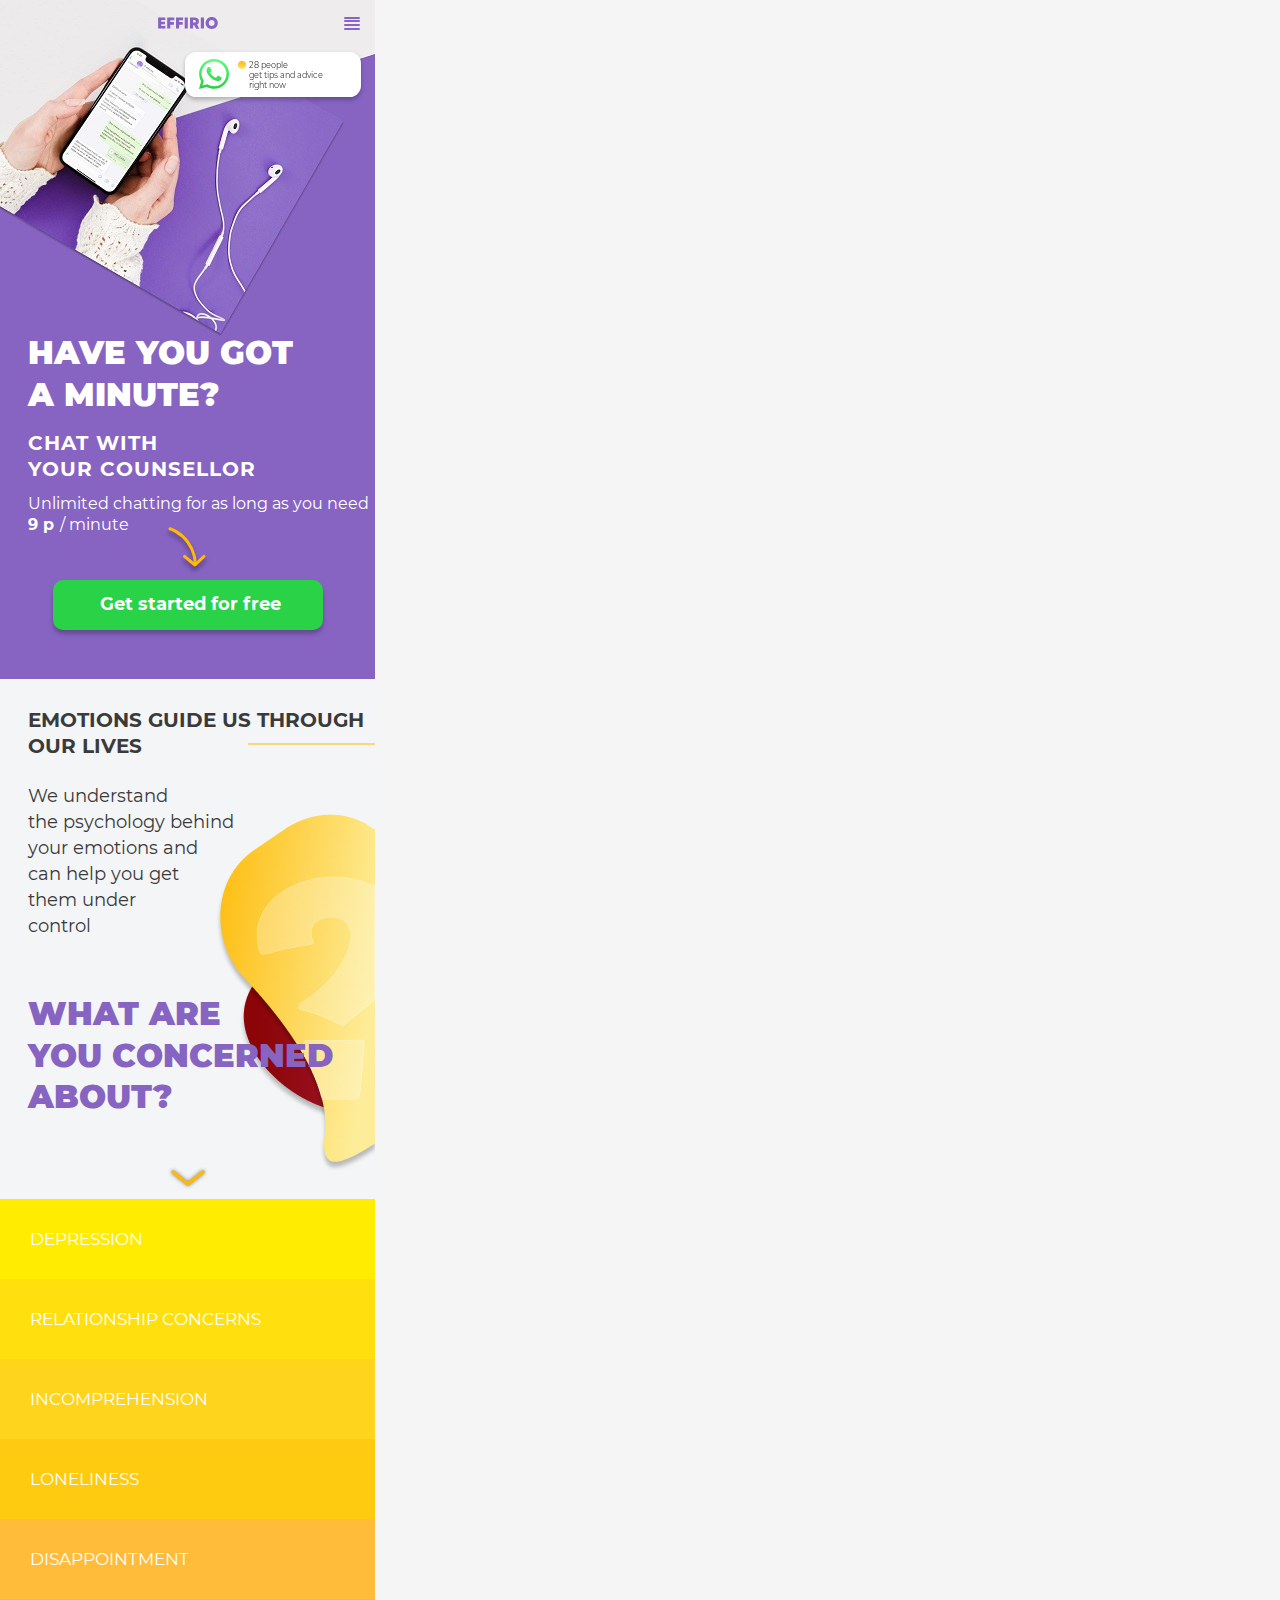
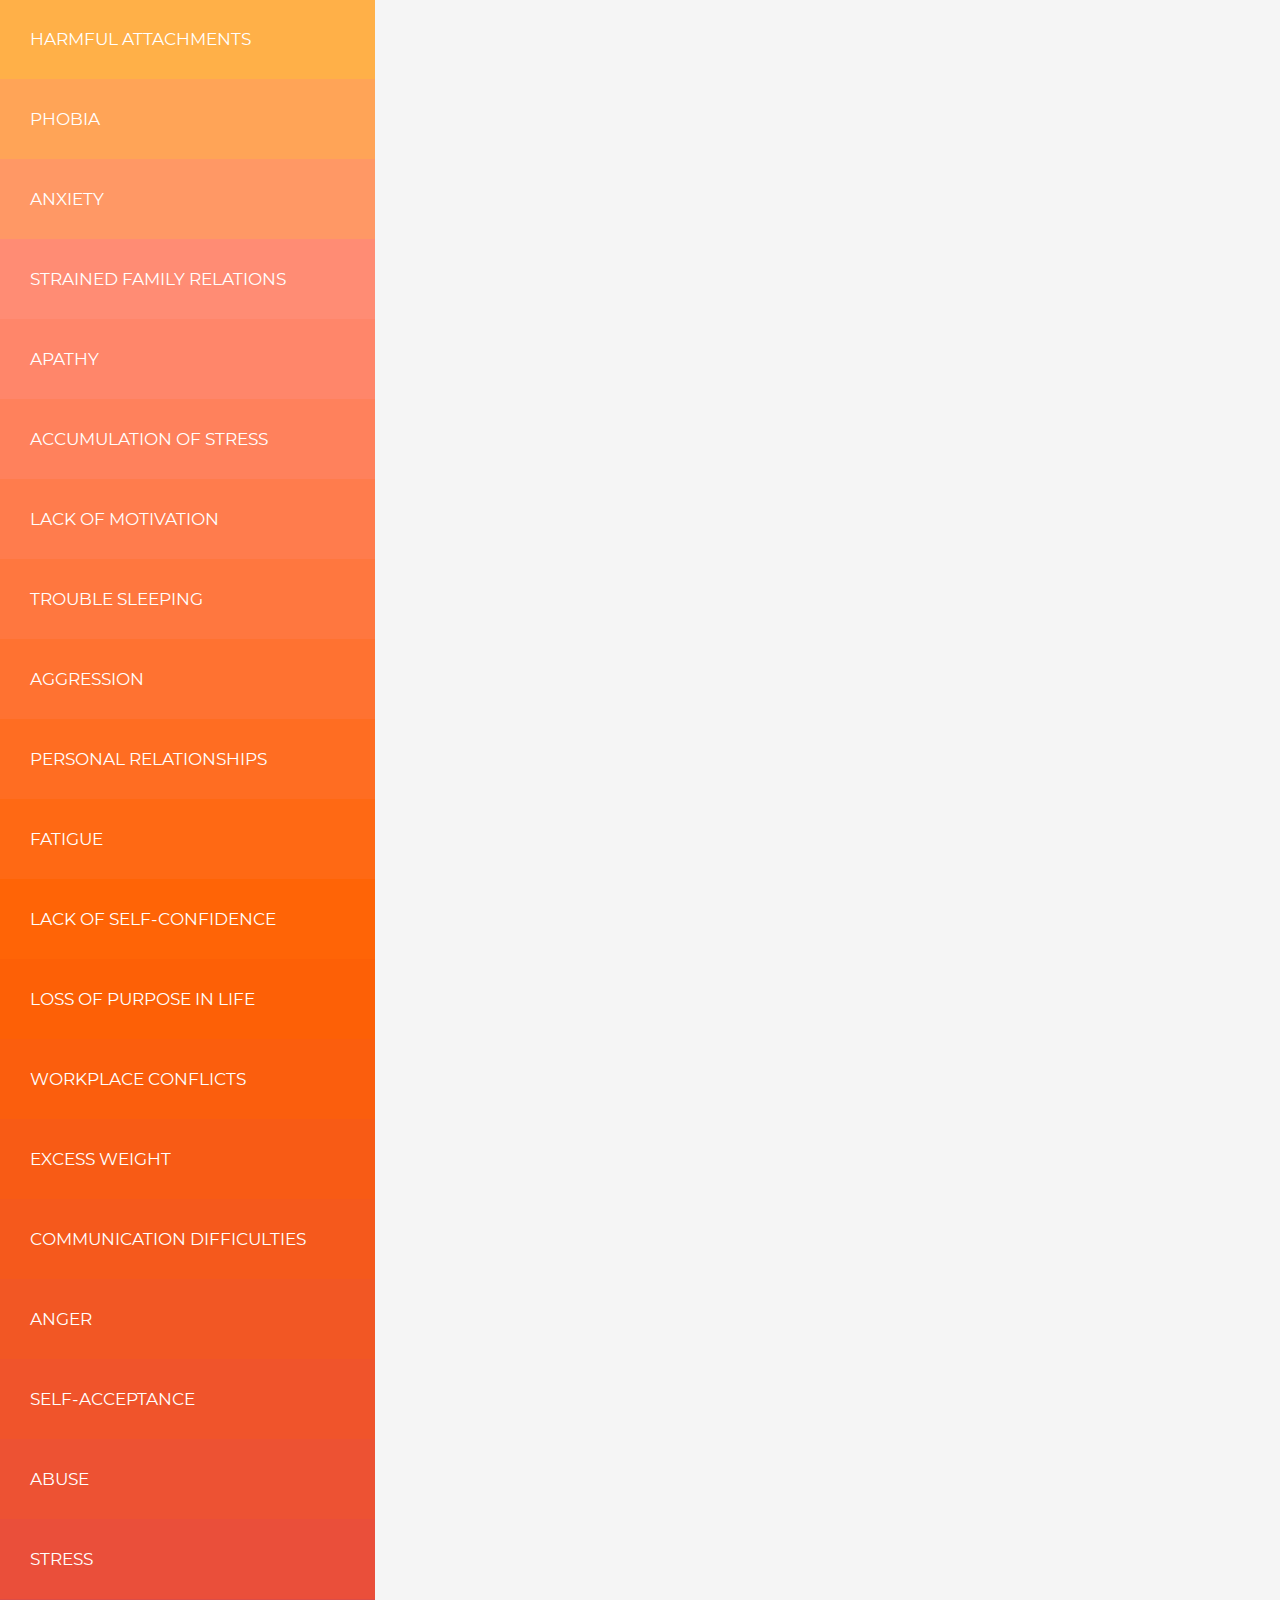
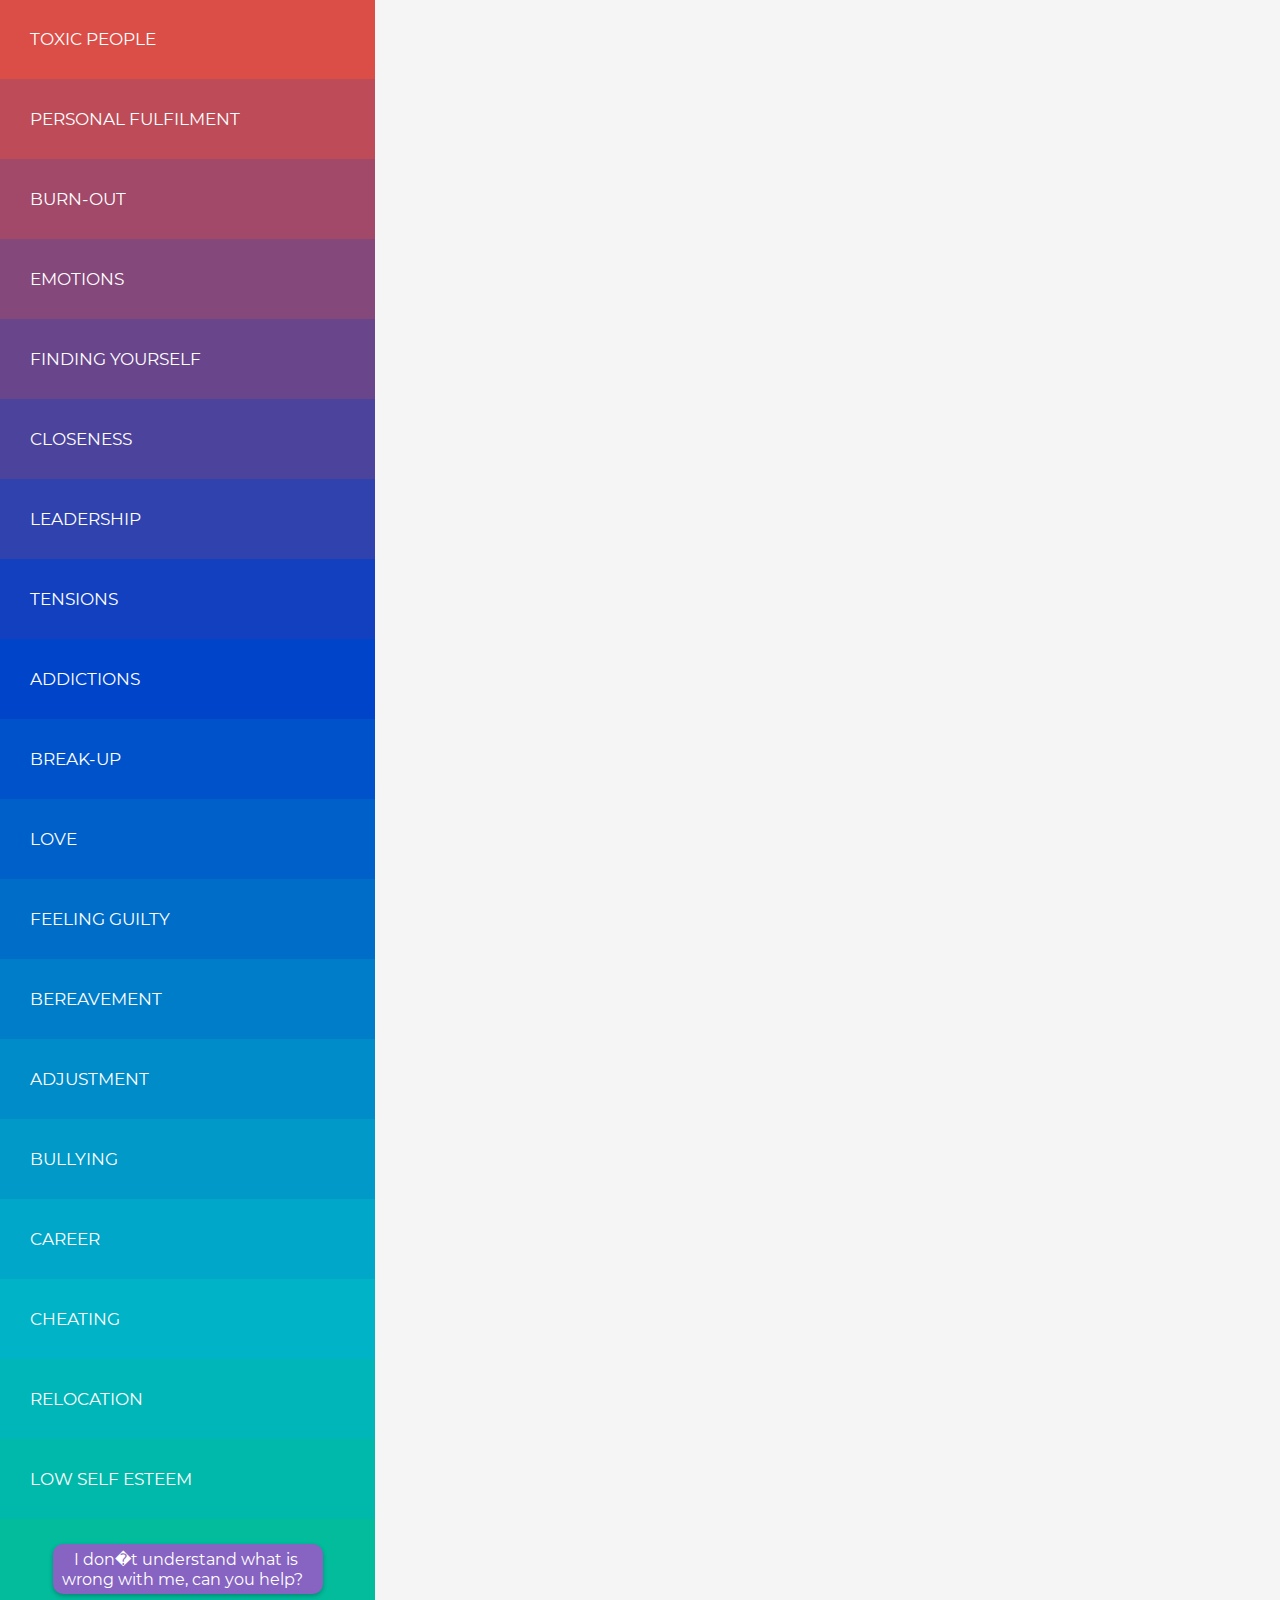
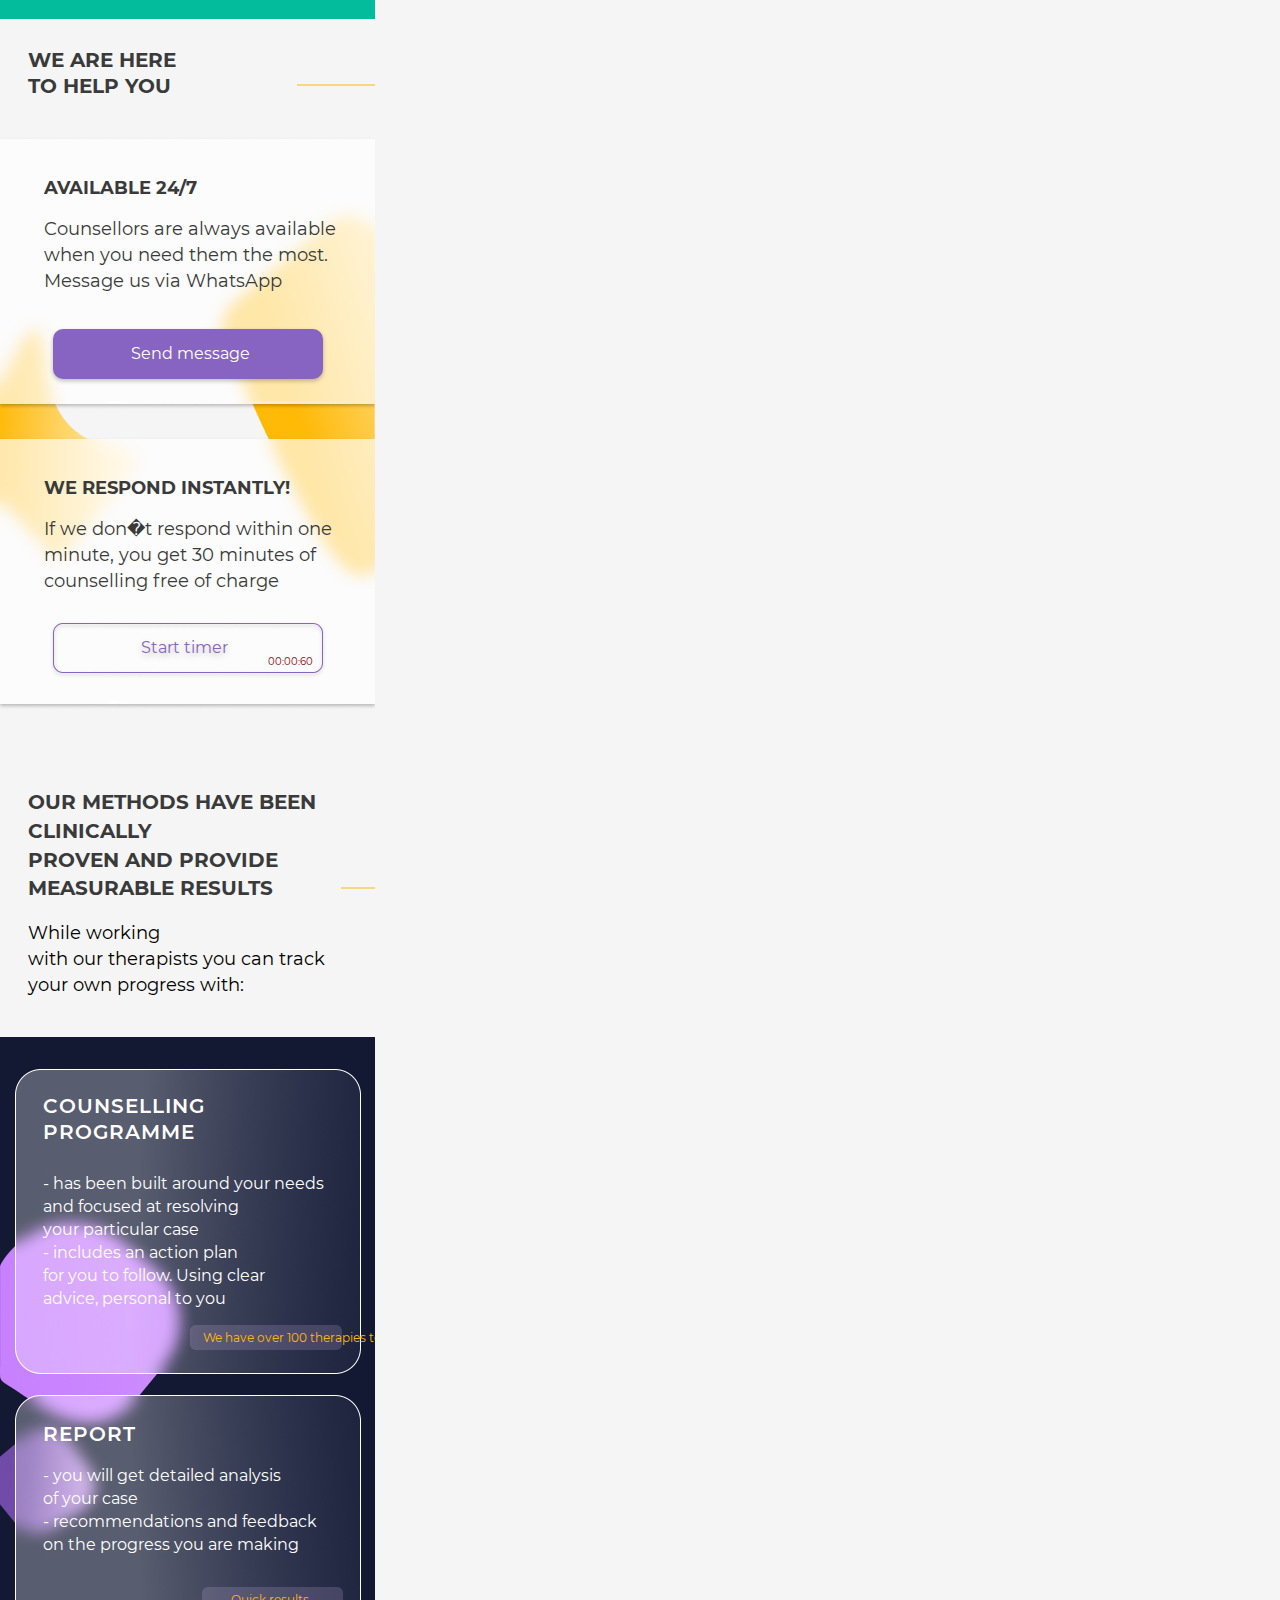
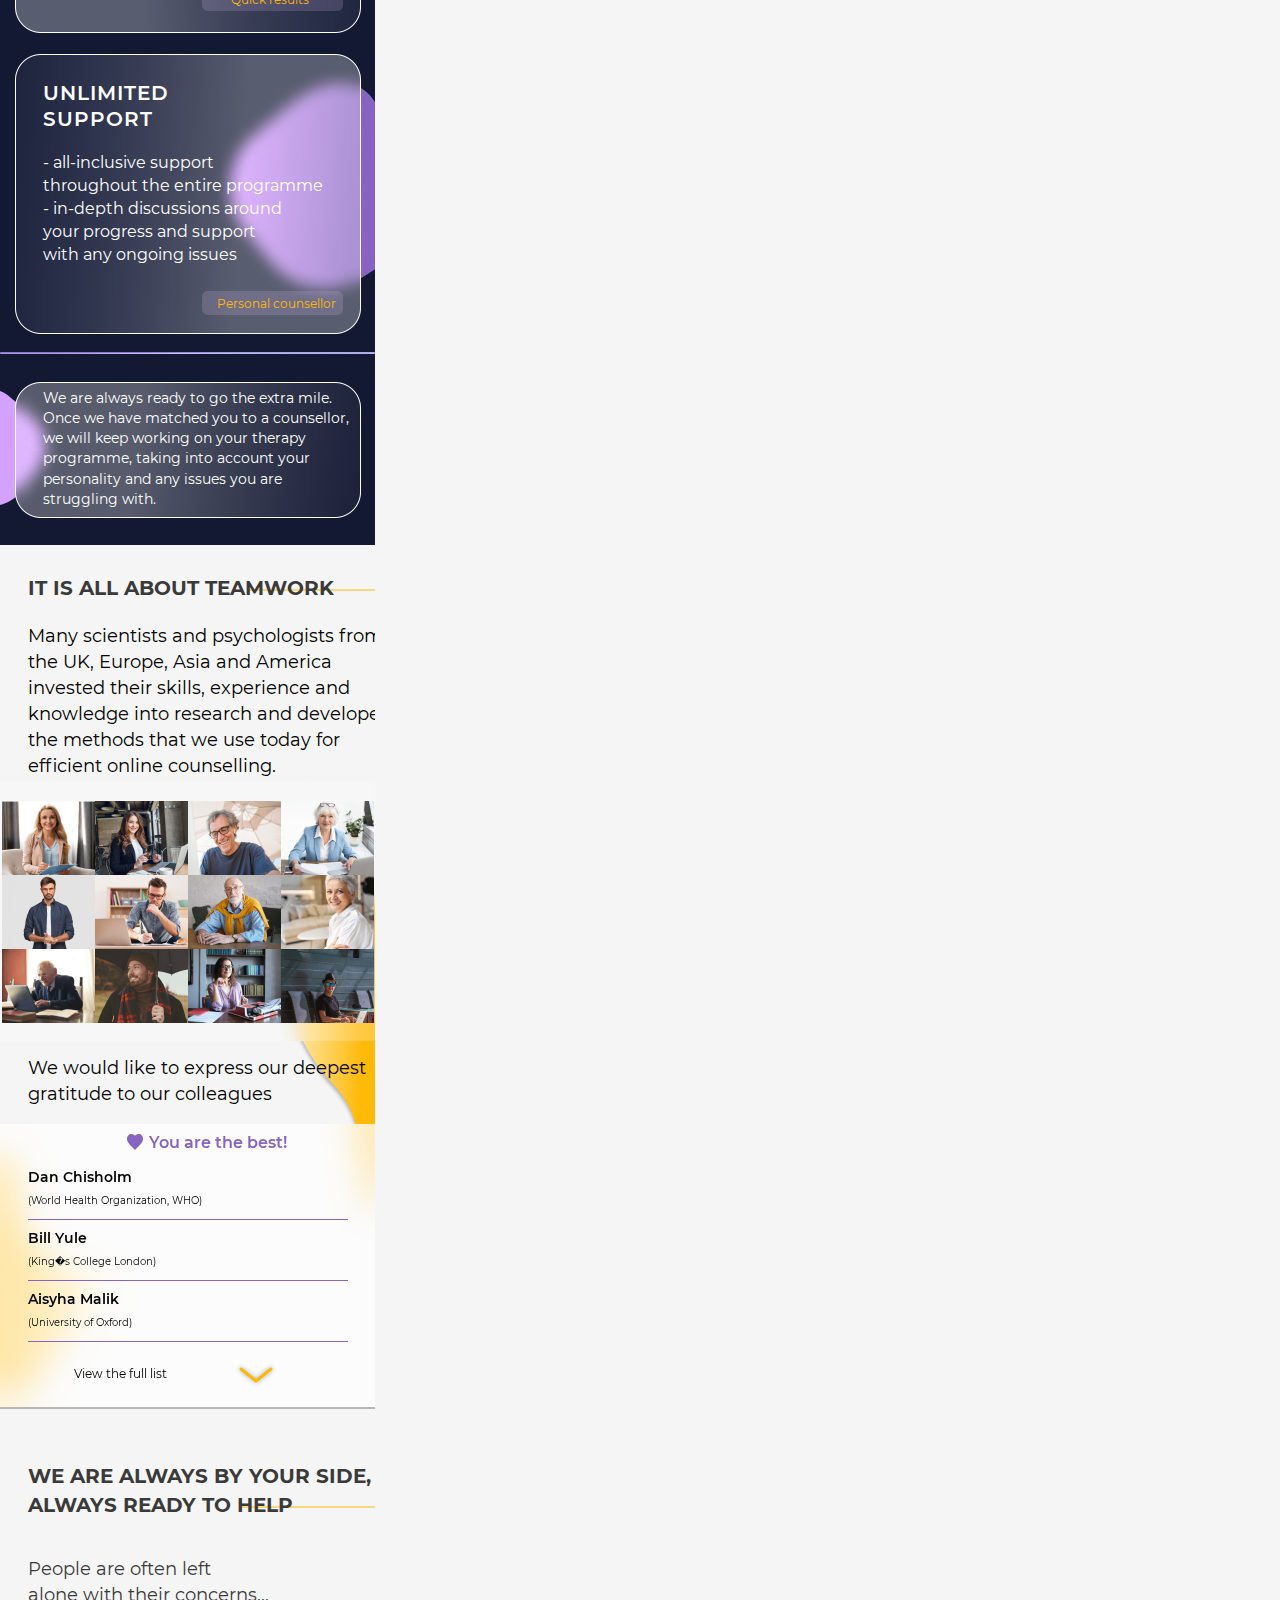
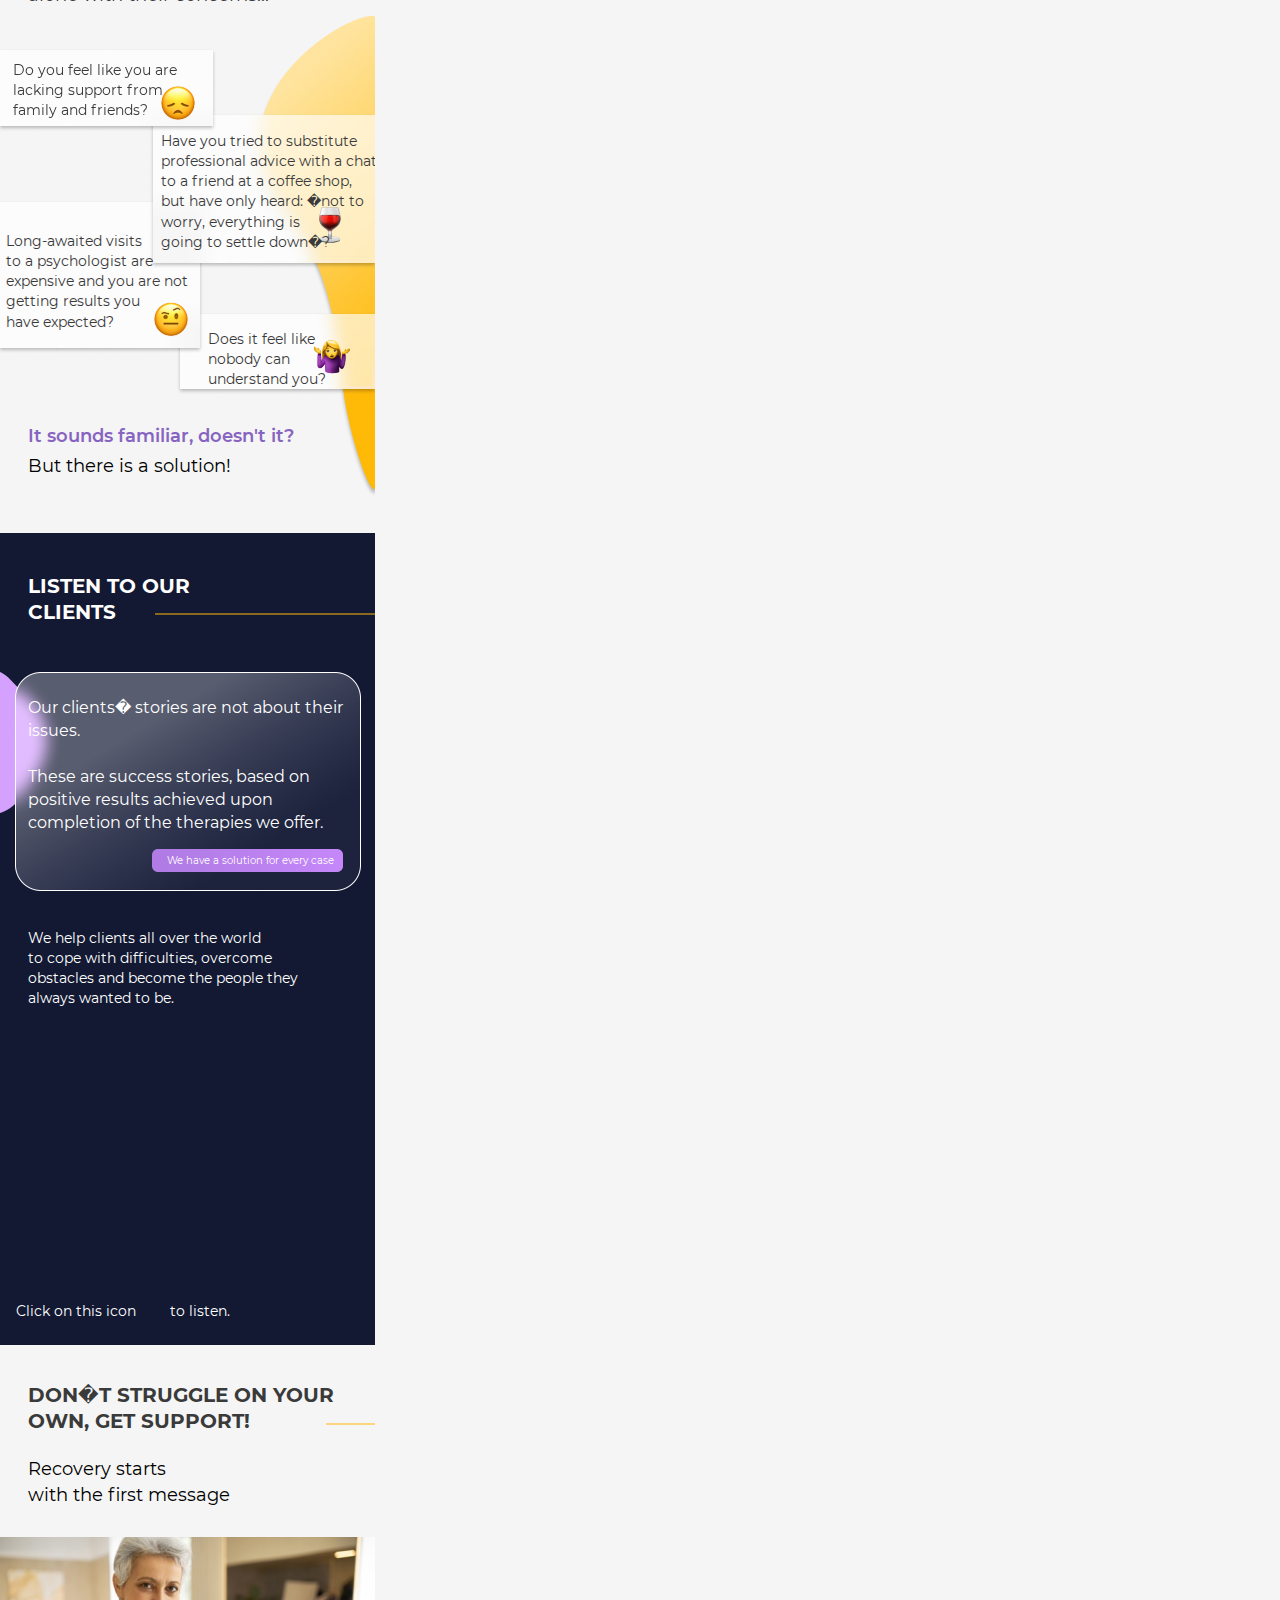
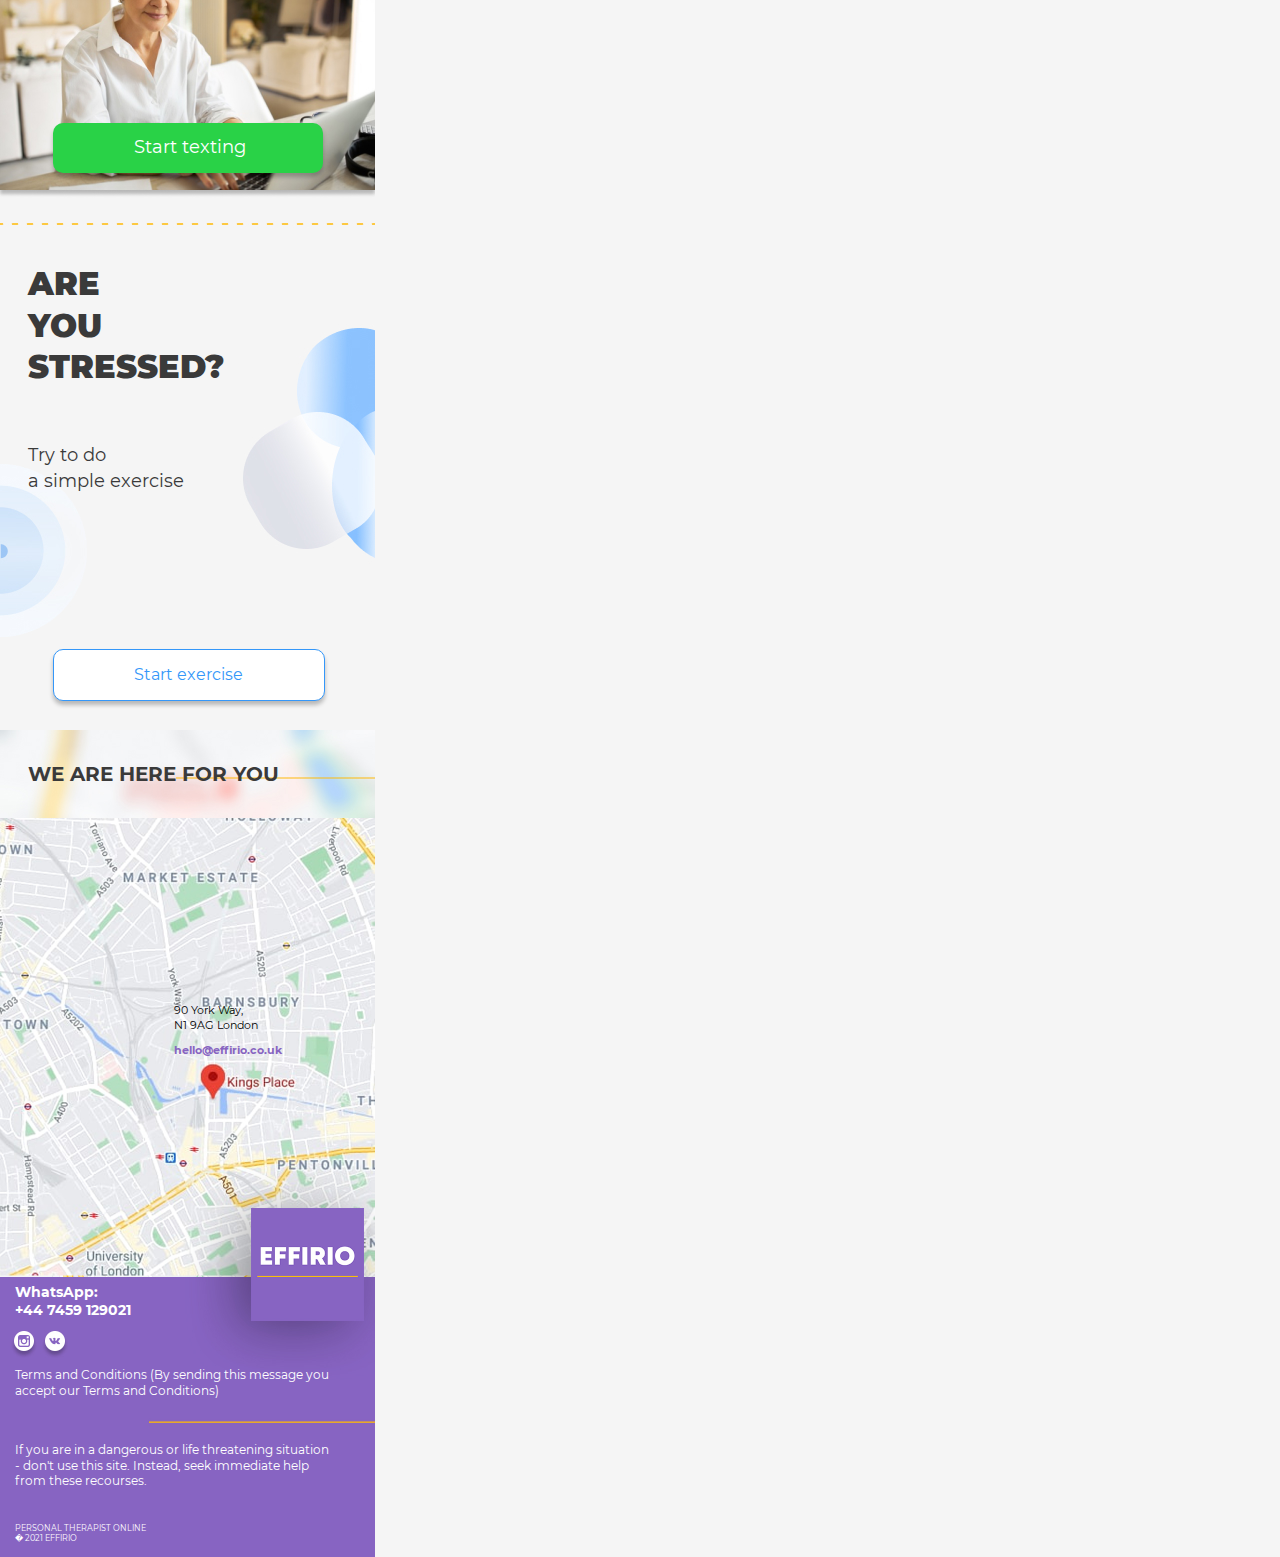
<file: index.html>
<!DOCTYPE html>
<html>
<head>
    <title>EFFIRIO</title>
    <meta name="h1" content="EFFIRIO. Online therapy">
    <meta name="description" content="EFFIRIO. Online therapy" />
    <meta property="og:url" content="https://effirio.co.uk/" />
    <meta property="og:title" content="EFFIRIO" />
    <meta property="og:description" content="EFFIRIO. Online therapy" />
    <meta property="og:type" content="website" />
    <meta property="og:image" content="https://effirio.co.uk/ogpic.jpg" />
    <link rel="canonical" href="http://effirio.co.uk">
    <meta name="apple-mobile-web-app-capable" content="yes">
    <meta name="apple-mobile-web-app-status-bar-style" content="black-translucent">
    <meta name="application-name" content="EFFIRIO">

    <meta language="change" lng="en">

    <!--<link rel="preload" href="fonts/Montserrat-Regular.woff" as="font" type="font/woff" crossorigin="anonymous">
    <link rel="preload" href="fonts/Montserrat-Thin.woff" as="font" type="font/woff" crossorigin="anonymous">
    <link rel="preload" href="fonts/Montserrat-Light.woff" as="font" type="font/woff" crossorigin="anonymous">
    <link rel="preload" href="fonts/Montserrat-Black.woff" as="font" type="font/woff" crossorigin="anonymous">
    <link rel="preload" href="fonts/Montserrat-Bold.woff" as="font" type="font/woff" crossorigin="anonymous">
    <link rel="preload" href="fonts/Montserrat-SemiBold.woff" as="font" type="font/woff" crossorigin="anonymous">
    <link rel="preload" href="fonts/Montserrat-ExtraBold.woff" as="font" type="font/woff" crossorigin="anonymous">-->
    <!--<link rel="preload" href="css/stylesheet.css" as="style">-->
    <!--<link rel="preload" href="css/style-1-min.css" as="style">
    <link rel="preload" href="js/1-min.js" as="script">-->
    <!--<link rel="stylesheet" href="css/stylesheet.css">-->

    <link rel="stylesheet" href="css/style-1-min.css">
    <script src="js/1-min.js"></script>

</head>
<body onresize="body_resize();">
   
    <textarea id="console" style="display:none;position:fixed;width:20em;height:4em;top:0; border:1px solid #000;background:#fff;z-index:20;"></textarea>
    <div id="xx" style="display:block;position:absolute; z-index: 5;"></div>
    <div class="start-page">
        <div class="header-button">
            <img class="header-logo" src="img/logo.svg" />
            <div e-name="header-burger" class="header-burger">
                <span></span>
                <span></span>
                <span></span>
                <span></span>
            </div>
            <div class="block menu blur">
                <div name="b-mh" class="block menu-header f-semibold"><span>Психологическая</span><span class="ln-13-2">помощь</span></div>
                <div name="b-ch" e-name="menu-problem" class="block menu-choice"><span>Какие проблемы решаем?</span><span></span></div>
                <div name="b-ch" e-name="menu-help" class="block menu-choice"><span>Как мы помогаем</span><span></span></div>
                <div name="b-ch" e-name="menu-our" class="block menu-choice"><span>Программа</span><span></span></div>
                <div name="b-ch" e-name="menu-comand" class="block menu-choice"><span>Психологи</span><span></span></div>
                <div name="b-ch" e-name="menu-history" class="block menu-choice"><span>Истории клиентов</span><span></span></div>
                <div name="b-ch" e-name="free-start" class="block menu-choice"><span>Как с нами связаться</span><span></span></div>
                <div name="b-ch" e-lang="svyaz" class="block menu-write ln-20_16"><span class="f-bold">Мы всегда на связи!</span><span class="f-bold">Напишите нам!</span><span></span></div>
                <div e-name="menu-array" class="block menu-array"></div>
                <div class="block menu-photo"><div class="block photo"></div></div>
                <div class="block menu-vk"><div class="block vk"></div></div>
            </div>
        </div>
        <div name="b-ws" class="ws" e-name="ws" start="0">
            <img name="b-ws-green" class="ws-pic" src="img/ws-green.svg" />
            <img name="b-ws-white" class="ws-pic" src="img/ws-white.svg" />
            <div name="b-ws-shar"></div>
            <div name="b-ws-text">
                <div name="b-ws-1">
                    26 человек получают
                </div>
                <div name="b-ws-2">
                    советы и рекомендации
                </div>
                <div name="b-ws-3">
                    прямо сейчас
                </div>
            </div>
        </div>
        <div name="b-1" class="block l-28 ln-41_6 f-black"><span class="f-32 u">есть свободная</span><span class="f-32 u ln-13-2">минута?</span></div>
        <div name="b-2" class="block l-28 ln-26 f-bold"><span class="f-20 u ls-005">Пообщайтесь с</span><span class="f-20 u ls-005 ln-13-2">психологом</span></div>
        <div name="b-3" class="block l-28 ln-20_8">
            <span class="f-16">
                Любая продолжительность
            </span>
            <span class="f-16 ln-13-2 f-bold">9 p</span>
            <span class="f-16 ln-13-2">/ минута</span>
        </div>
        <div class="page-button" e-name="next-page-start"></div>
        <div class="free f-bold box-4" e-name="free-start" e-lang="begin"><span>Начать бесплатно</span></div>
    </div>

    <a name="problem"></a>
    <section e-name="page-problem" class="problem">
        <div name="b-1" class="block l-28 ln-26 f-bold"><span class="f-20 u">Эмоции управляют</span><span class="f-20 u ln-13-2">нашей жизнью</span></div>
        <!--<span class="line"></span>-->
        <div name="b-2" class="block l-28 ln-25_92">
            <span class="f-18">
                Мы понимаем
            </span><span class="f-18 ln-144-2">
                психологическую основу
            </span><span class="f-18 ln-144-3">
                всех эмоций - и можем
            </span><span class="f-18 ln-144-4">
                предложить Вам
            </span><span class="f-18 ln-144-5">
                решение для
            </span><span class="f-18 ln-144-6">
                каждой
            </span>
        </div>
        <div name="b-3" class="block l-28 f-black">
            <span class="f-32 u">
                Что Вы
            </span><span class="f-32 u ln-13-2">
                сейчас
            </span><span class="f-32 u ln-13-3">
                чувствуете ?
            </span>
        </div>
        <div class="page-next" e-name="scrl-depression"></div>
    </section>
    <a name="depression"></a>
    <section class="what-u-feel">
    </section>
    <a name="help"></a>
    <section class="we-help">
        <div name="b-1" class="block l-28 ln-26 f-bold">
            <span class="f-20 u">
                Мы действительно
            </span><span class="f-20 u ln-13-2">
                можем Вам помочь
            </span>
        </div>
        <!--<span class="line"></span>-->
        <div name="b-2" class="block">
            <div name="b-21" class="block l-44 ln-25_92 f-bold">
                <span class="f-18 u">
                    работаем 24/7
                </span>
            </div>
            <div name="b-22" class="block l-44 ln-25_92">
                <span class="f-18">
                    Психолог всегда на связи, когда
                </span><span class="f-18 ln-144-2">
                    он нужен!
                </span><span class="f-18 ln-144-3">
                    Напишите нам в WhatsApp
                </span>
            </div>
            <div name="b-23" class="free box-2" e-name="free-help-1"><span>Написать сообщение</span></div>
        </div>

        <div name="b-3" class="block">
            <div name="b-21" class="block l-44 ln-25_92 f-bold">
                <span class="f-18 u">
                    Ответим СРАЗУ
                </span>
            </div>
            <div name="b-22" class="block l-44 ln-25_92">
                <span class="f-18">
                    Если мы не ответим за 1 минуту,
                </span><span class="f-18 ln-144-2">
                    Вы получите 30 минут
                </span><span class="f-18 ln-144-3">
                    консультации бесплатно!
                </span>
            </div>
            <div name="b-33" class="" e-name="free-help-2"><span>Запустить таймер</span></div>
        </div>

        <div name="b-4" class="block ln-17_6">
            <span class="f-16">00:60</span>
        </div>

        <div name="b-5" class="block">
            <div name="b-51" class="block l-28 ln-20_8">
                <span class="f-16">
                    А теперь <u e-name="ws-timer">нажмите здесь,</u>
                </span><span class="f-16 ln-13-2">
                    чтобы отправить нам
                </span><span class="f-16 ln-13-3">
                    сообщение в WhatsApp.
                </span><span class="f-16 ln-13-4">
                    Мы ждем!
                </span>
            </div>
        </div>


        <div name="b-6" class="block">
            <div name="b-61" class="block l-28 ln-20_8">
                <span class="f-16">
                    Нам нравится, что Вы любите точность
                </span><span class="f-16 ln-13-2">
                    и пунктуальность ;)
                </span><span class="f-16 ln-13-3">
                    Но, мы понимаем Ваше беспокойство
                </span><span class="f-16 ln-13-4">
                    по поводу своего самочувствия.
                </span>
            </div>
            <div name="b-62" class="block l-28 ln-20_8">
                <span class="f-16">
                    Сообщите промокод “Я ХОЧУ
                </span><span class="f-16 ln-13-2">
                    ИЗМЕНИТЬ СВОЕ БУДУЩЕЕ!”, чтобы
                </span><span class="f-16 ln-13-3">
                    получить консультацию на 100 минут
                </span><span class="f-16 ln-13-4">
                    БЕСПЛАТНО! <u e-name="ws-promo"><b>Нажмите здесь</b></u> для
                </span><span class="f-16 ln-13-5">
                    отправки промокода нам в WhatsApp
                </span>
            </div>
            <div name="b-63" class="block"></div>
        </div>
    </section>
    <a name="our"></a>
    <section class="our-methods">
        <div name="b-1" class="block l-28 ln-26 f-bold">
            <span class="f-20 u">Наши методики имеют</span>
            <span class="f-20 u ln-144-2">клинически</span>
            <span class="f-20 u ln-144-3">подтвержденные и</span>
            <span class="f-20 u ln-144-4">измеримые результаты</span>
        </div>
        <!--<span class="line"></span>-->
        <div name="b-2" class="block l-28 ln-25_92">
            <span class="f-18">В отличие от непонятных итогов</span>
            <span class="f-18 ln-144-2">работы с психологами в других</span>
            <span class="f-18 ln-144-3">сервисах, у Вас будет:</span>
        </div>
        <div name="b-3" class="block">
            <!--<div class="block fon">
            </div>-->
            <div name="b-31" class="block l-15">
                <div name="b-311" class="block l-28 ln-26 f-semibold">
                    <span class="f-20 u ls-005">
                        ПСИХОЛОГИЧЕСКАЯ
                    </span><span class="f-20 u ls-005 ln-13-2">
                        ПРОГРАММА
                    </span>
                </div>
                <div name="b-312" class="block l-28 ln-23_04">
                    <span class="f-16">
                        - направлена на решение Вашей
                    </span><span class="f-16 ln-144-2">
                        проблемы
                    </span><span class="f-16 ln-144-3">
                        
                    </span><span class="f-16 ln-144-4">
                        - содержит конкретные действия -
                    </span><span class="f-16 ln-144-5">
                        никаких абстрактных советов и
                    </span><span class="f-16 ln-144-6">
                        никакой "воды"
                    </span>
                </div>
                <div name="b-313" class="block l-180 ln-14">
                    <span class="f-12">Более 100 программ</span>
                </div>
            </div>
            <div name="b-32" class="block l-15">
                <div name="b-321" class="block l-28 ln-26 f-semibold">
                    <span class="f-20 u ls-005">
                        ОТЧЕТ ПСИХОЛОГА
                    </span>
                </div>
                <div name="b-322" class="block l-28 ln-23_04">
                    <span class="f-16">
                        - детальный анализ всей ситуации
                    </span><span class="f-16 ln-144-2">
                        
                    </span><span class="f-16 ln-144-3">
                        - подробные рекомендации и
                    </span><span class="f-16 ln-144-4">
                        отслеживание прогресса
                    </span>
                </div>
                <div name="b-323" class="block l-180 ln-14">
                    <span class="f-12">Быстрый результат</span>
                </div>
            </div>
            <div name="b-33" class="block l-15">
                <div name="b-331" class="block l-28 ln-26 f-semibold">
                    <span class="f-20 u ls-005">
                        НЕОГРАНИЧЕННАЯ
                    </span><span class="f-20 u ls-005 ln-13-2">
                        ПОДДЕРЖКА
                    </span>
                </div>
                <div name="b-332" class="block l-28 ln-23_04">
                    <span class="f-16">
                        - полное сопровождение на
                    </span><span class="f-16 ln-144-2">
                        протяжении всей программы
                    </span><span class="f-16 ln-144-3">
                        
                    </span><span class="f-16 ln-144-4">
                        - обсуждение результатов и
                    </span><span class="f-16 ln-144-5">
                        любых проблем
                    </span>
                </div>
                <div name="b-333" class="block l-180 ln-14">
                    <span class="f-12">Личный психолог</span>
                </div>
            </div>

            <!--<div name="b-34" class="block"></div>-->


            <div name="b-35" class="block l-15">
                <div name="b-352" class="block l-28 ln-20_16">
                    <span class="f-14">
                        Мы не просто подбираем психолога, а
                    </span><span class="f-14 ln-144-2">
                        составляем психологическую
                    </span><span class="f-14 ln-144-3">
                        программу именно для Вас и для
                    </span><span class="f-14 ln-144-4">
                        решения Вашей проблемы.
                    </span><span class="f-14 ln-144-5">
                        
                    </span><span class="f-14 ln-144-6">
                        
                    </span>
                </div>
            </div>
        </div>
    </section>
    <a name="comand"></a>
    <section class="comand">
        <div name="b-1" class="block l-28 ln-26">
            <span class="f-20 u f-bold">
                Сила В команде
            </span>
        </div>
        <!--<span class="line"></span>-->
        <div name="b-2" class="block l-28 ln-25_92">
            <span class="f-18">
                В составлении методик,
            </span><span class="f-18 ln-144-2">
                разработанных и применяемых
            </span><span class="f-18 ln-144-3">
                нами для формата онлайн,
            </span><span class="f-18 ln-144-4">
                участвовали многие ученые и
            </span><span class="f-18 ln-144-5">
                психологи из России, Европы и
            </span><span class="f-18 ln-144-6">
                Америки.
            </span>
        </div>
        <!--<div name="b-3" class="block">
            <img src="img/command.jpg" />
        </div>-->
        <div name="b-4" class="block l-28 ln-25_92">
            <span class="f-18">
                Мы хотели бы выразить огромную
            </span><span class="f-18 ln-144-2">
                благодарность нашим коллегам
            </span>
        </div>
        <div name="b-5" class="block blur">
            <div name="b-51" class="block">
                <svg width="30" height="30" viewBox="0 0 30 30" fill="none" xmlns="http://www.w3.org/2000/svg">
                    <path d="M15 23L13.84 21.849C9.72 17.7771 7 15.0916 7 11.7956C7 9.11008 8.936 7 11.4 7C12.792 7 14.128 7.70627 15 8.82234C15.872 7.70627 17.208 7 18.6 7C21.064 7 23 9.11008 23 11.7956C23 15.0916 20.28 17.7771 16.16 21.8578L15 23Z" fill="#8764C1"></path>
                </svg>
                <span class="block f-16 f-semibold">Вы - лучшие!</span>
            </div>
            <div name="b-52" class="block"></div>
            <div e-name="who-full" class="block who-full">
                <span class="f-12">Посмотреть весь список</span>
                <div class="block who-full-img"></div>
            </div>
        </div>
    </section>
    <a name="we-near"></a>
    <section e-name="page-we-near" class="we-near">
        <div name="b-1" class="block l-28 ln-26 f-bold">
            <span class="f-20 u">
                Мы будем всегда рядом,
            </span><span class="f-20 u ln-144-2">
                чтобы помочь
            </span>
        </div>
        <!--<span class="line"></span>-->
        <div name="b-2" class="block l-28 ln-25_92">
            <span class="f-18">
                Люди часто остаются один на один
            </span><span class="f-18 ln-144-2">
                со своими проблемами...
            </span>
        </div>
        <div name="b-3" class="block ln-20_16">
            <div name="b-31">
                <span class="f-14">
                    Не хватает поддержки
                </span><span class="f-14 ln-144-2">
                    близких людей?
                </span><span class="f-14 ln-144-3">
                    
                </span>
            </div>
        </div>
        <div name="b-4" class="block ln-20_16">
            <div name="b-41">
                <span class="f-14">
                    Пробовали заменить
                </span><span class="f-14 ln-144-2">
                    психолога общением с
                </span><span class="f-14 ln-144-3">
                    подругой в кафе, но
                </span><span class="f-14 ln-144-4">
                    услышали только:
                </span><span class="f-14 ln-144-5">
                    "Не парься, всё
                </span><span class="f-14 ln-144-6">
                    пройдет"
                </span>
            </div>
        </div>
        <div name="b-5" class="block ln-20_16">
            <div name="b-51">
                <span class="f-14">
                    Долгие визиты
                </span><span class="f-14 ln-144-2">
                    к психологу
                </span><span class="f-14 ln-144-3">
                    стоят дорого, но не
                </span><span class="f-14 ln-144-4">
                    дают результатов?
                </span><span class="f-14 ln-144-5">
                    
                </span>
            </div>
        </div>
        <div name="b-6" class="block ln-20_16">
            <div name="b-61">
                <span class="f-14">
                    Вас никто не
                </span><span class="f-14 ln-144-2">
                    понимает?
                </span><span class="f-14 ln-144-3">
                    
                </span>
            </div>
        </div>

        <div name="b-7" class="block l-28 ln-25_92 f-semibold">
            <span class="f-18">
                Знакомо,  правда?
            </span>
        </div>
        <div name="b-8" class="block l-28 ln-25_92">
            <span class="f-18">
                Убедитесь сами - выход есть!
            </span>
        </div>

    </section>
    <a name="history"></a>
    <section e-name="page-we-history" class="we-history">
        <div name="b-91" class="block l-28 ln-26 f-bold">
            <span class="f-20 u">
                Послушайте наши
            </span><span class="f-20 u ln-13-2">
                истории
            </span>
        </div>
        <!--<span class="line"></span>-->
        <div name="b-92" class="block l-15">
            <div name="b-921" class="block l-13 ln-23_04">
                <span class="f-16">
                    Истории наших клиентов - это не
                </span><span class="f-16 ln-144-2">
                    описание проблем.
                </span><span class="f-16 ln-144-4">
                    Это - счастливые истории,
                </span><span class="f-16 ln-144-5">
                    основанные на наших
                </span><span class="f-16 ln-144-6">
                    психологических программах.
                </span>
            </div>
            <div name="b-922" class="block ln-14">
                <span class="f-10">У нас есть кое-что для каждого</span>
            </div>
        </div>
        <div name="b-93" class="block l-28 ln-20_16">
            <span class="f-14">
                Мы помогаем людям на всех континентах
            </span><span class="f-14 ln-144-2">
                справиться со сложностями, преодолеть
            </span><span class="f-14 ln-144-3">
                различные препятствия, стать тем, кем
            </span><span class="f-14 ln-144-4">
                всегда хотелось быть.
            </span>
        </div>
        <div name="b-94" class="block l-44 ln-20_16">
            <span class="f-14">
                Нажмите на
            </span>
            <span></span>
            <span class="f-14">
                , чтобы прослушать.
            </span>
        </div>
    </section>
    <a name="not-odin"></a>
    <section class="not-odin">
        <div name="b-1" class="block l-28 ln-26 f-bold">
            <span class="f-20 u">
                Не оставайтесь с
            </span><span class="f-20 u ln-13-2">
                проблемами наедине
            </span>
        </div>
        <!--<span class="line"></span>-->
        <div name="b-2" class="block l-28 ln-25_92">
            <span class="f-18">
                Путь к решению Вашей проблемы
            </span><span class="f-18 ln-144-2">
                начинается с первого сообщения
            </span>
        </div>
        <!--<div name="b-3" class="block">
            <img src="img/not-odin.jpg" />
        </div>-->
        <div name="b-4" class="free box-4" e-name="not-odin-1">
            <span></span>
        </div>
    </section>
    <a name="stress"></a>
    <section class="stress">
        <!--<div name="b-1" class="block">
            <svg width="375" height="2" viewBox="0 0 375 2" fill="none" xmlns="http://www.w3.org/2000/svg">
                <path d="M0 1H375" stroke="#FFB906" stroke-width="0.8" stroke-linecap="round" stroke-dasharray="5 10" />
            </svg>
        </div>-->
        <div name="b-2" class="block l-28 ln-41_6 f-black">
            <span class="f-32 u">
                Находитесь в
            </span><span class="f-32 u ln-13-2">
                стрессовой
            </span><span class="f-32 u ln-13-3">
                ситуации?
            </span>
        </div>
        <div name="b-3" class="block l-28 ln-25_92">
            <span class="f-18">
                Попробуйте выполнить
            </span><span class="f-18 ln-144-2">
                простое упражнение
            </span>
        </div>
        <div name="b-4" class="free box-4" e-name="stress-1">
            <span>Начать упражнение</span>
        </div>
    </section>
    <a name="karta"></a>
    <section class="karta">
        <div name="b-1" class="block ln-28_8 f-bold">
            <span class="f-20 u">
                Мы рядом
            </span>
        </div>
        <!--<span name="b-11" class="line"></span>-->
        <div name="b-2" class="block">
            <span class="f-11">
                Москва,
            </span><span class="f-11">
                Тверская
            </span><span class="f-11 f-bold">
                hello@effirio.co.uk
            </span>
            <!--<img src="img/adress.jpg" />-->
        </div>
        <!--<div name="b-3" class="block">
            <img src="img/1-min.svg" />
        </div>-->
        <div name="b-4" class="block">
            <div name="b-40" e-name="self-site" class="block self-site"></div>
            <div name="b-41" class="block l-15 ln-18_2 f-bold">
                <span class="f-14">
                    WhatsApp:
                </span><span class="f-14 ln-13-2">
                    +7 (967) 125 55 80
                </span>
            </div>
            <div class="block menu-photo-mini"><div class="block photo-mini"></div></div>
            <div class="block menu-vk-mini"><div class="block vk-mini"></div></div>
            <div name="b-42" class="block l-15 ln-15_72">
                <span class="f-12">
                    
                </span><span class="f-12 ln-13-2">
                    </u>
                </span><span class="f-12 ln-13-3">
                    <u>соглашением</u>
                </span>
            </div>
            <span name="b-43" class="line"></span>
            <div name="b-44" class="block l-15 ln-15_72">
                <span class="f-12">
                    
                </span><span class="f-12 ln-13-2">
                    
                </span><span class="f-12 ln-13-3">
                    
                </span><span class="f-12 ln-13-4">
                    </u>
                </span>
            </div>
            <div name="b-45" class="block l-15 ln-10_4">
                <span class="f-8">
                    
                </span><span class="f-8 ln-13-2">
                    
                </span>
            </div>
        </div>
    </section>
</body>
</html>
</file>
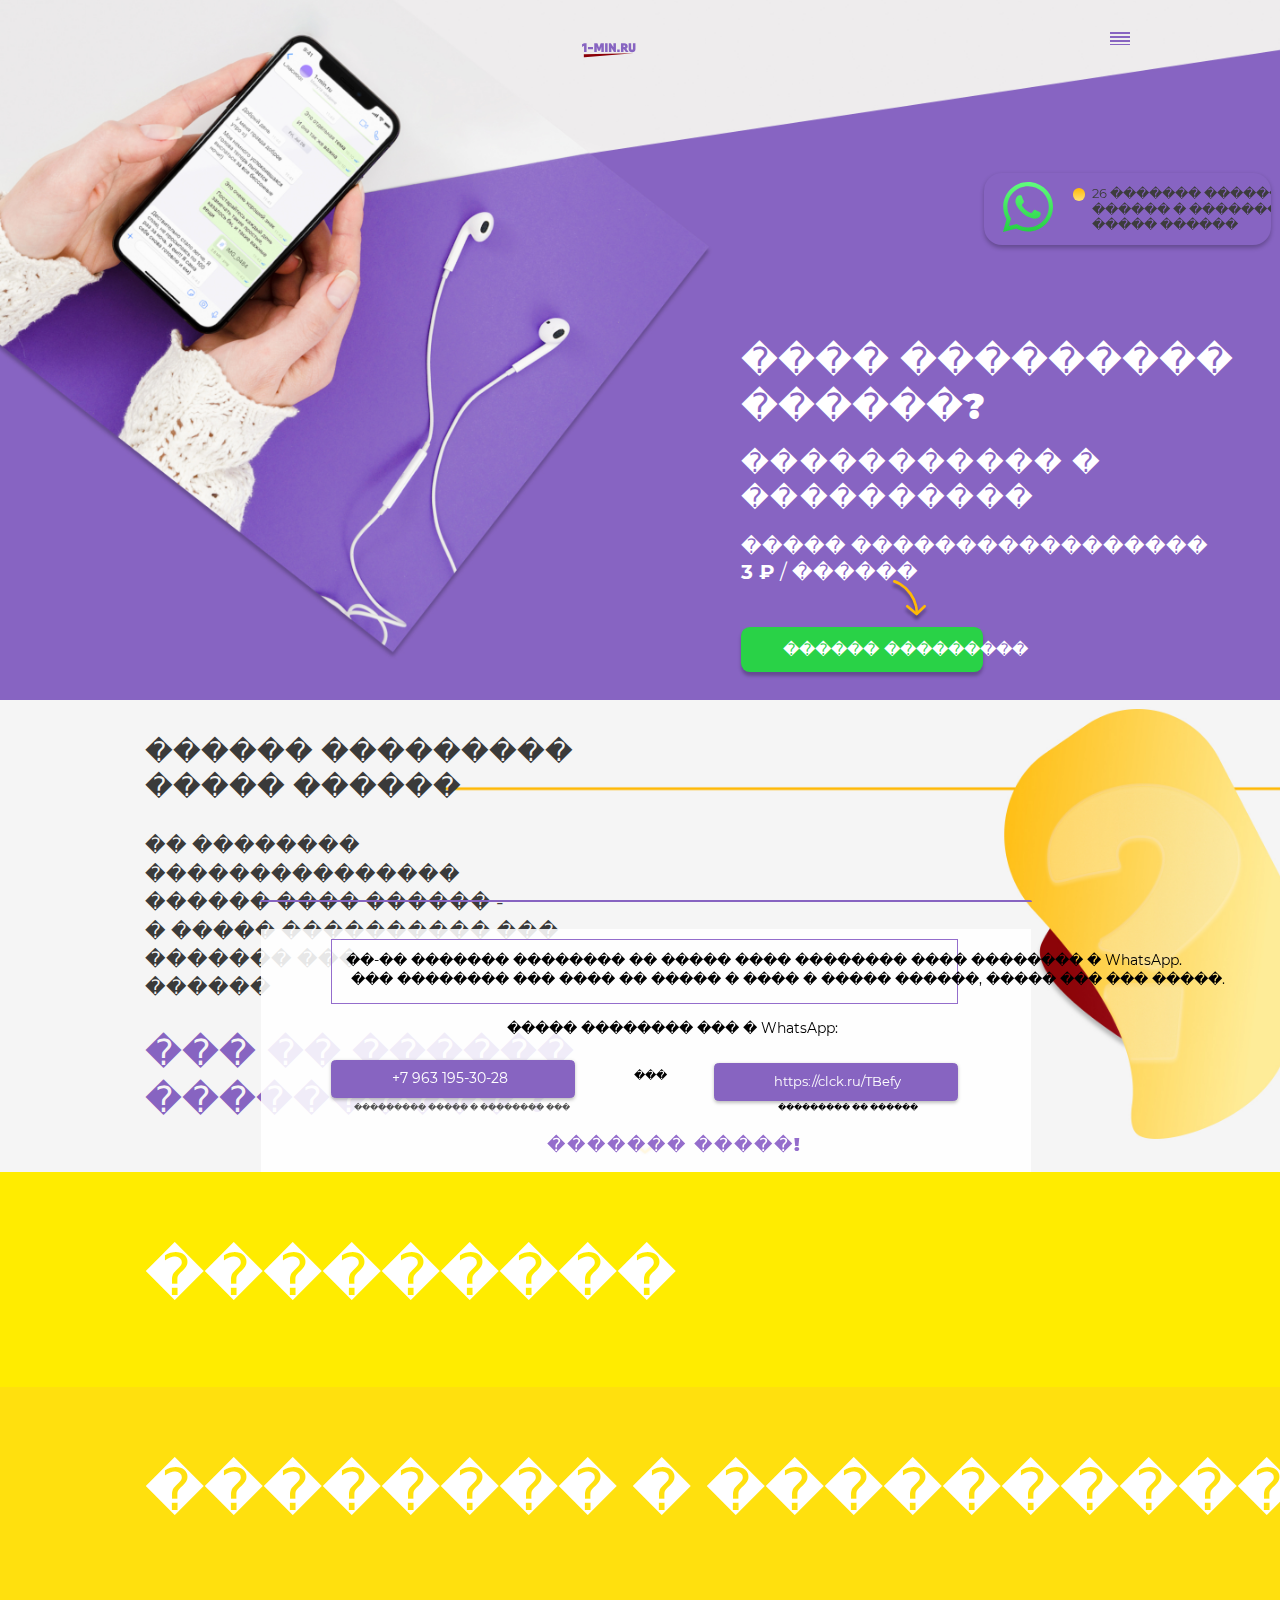
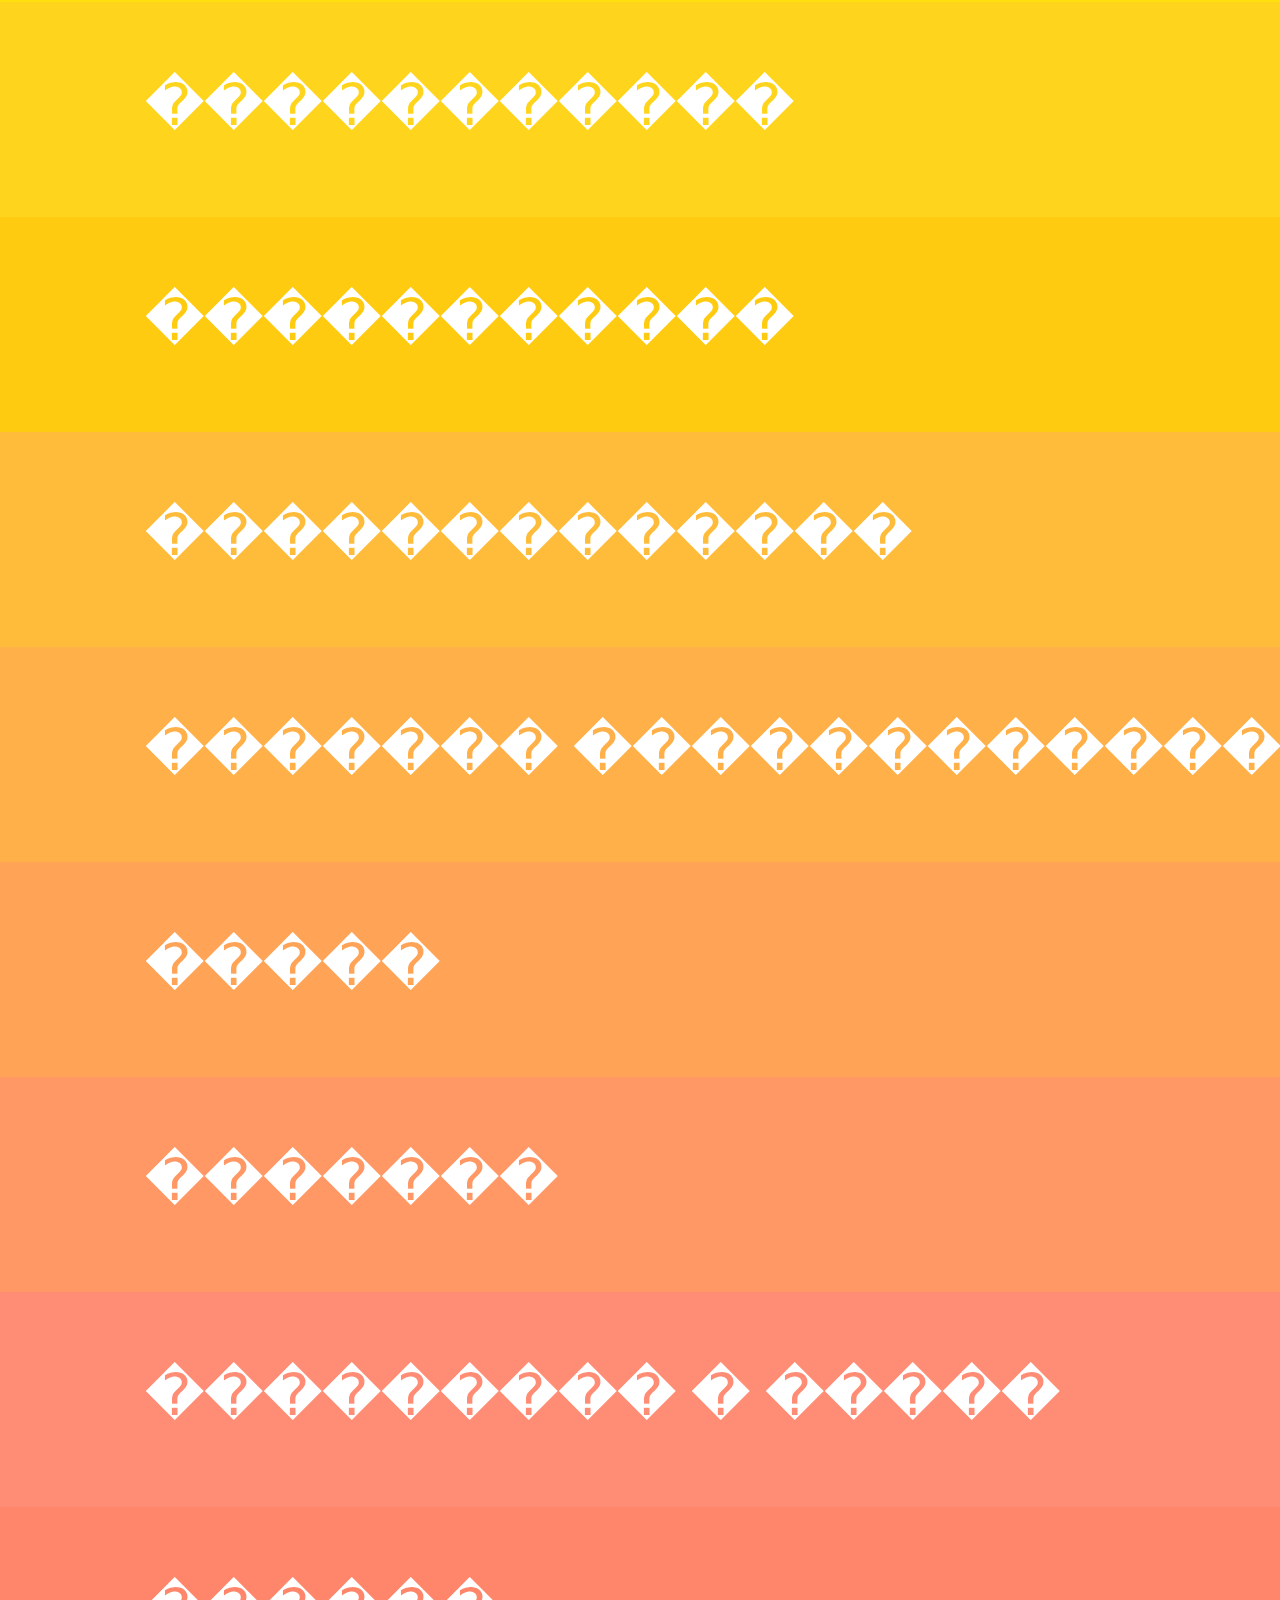
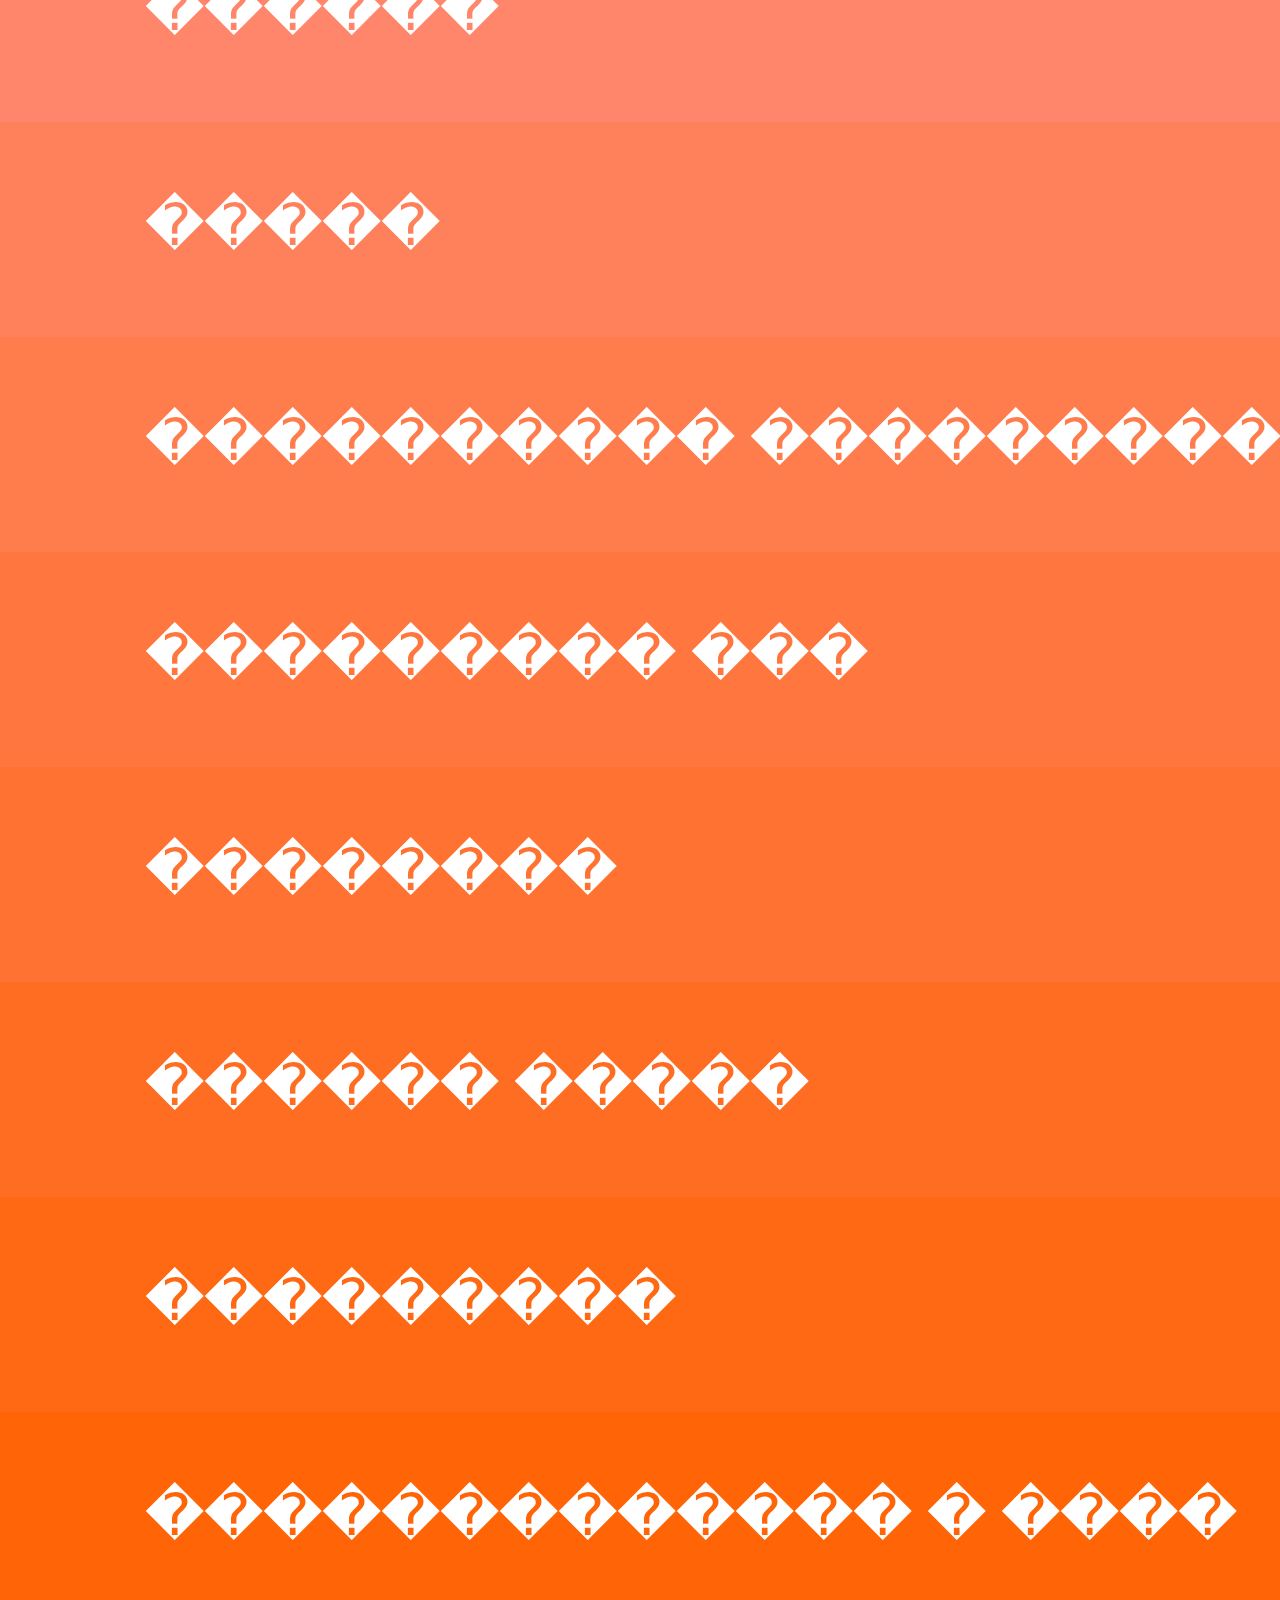
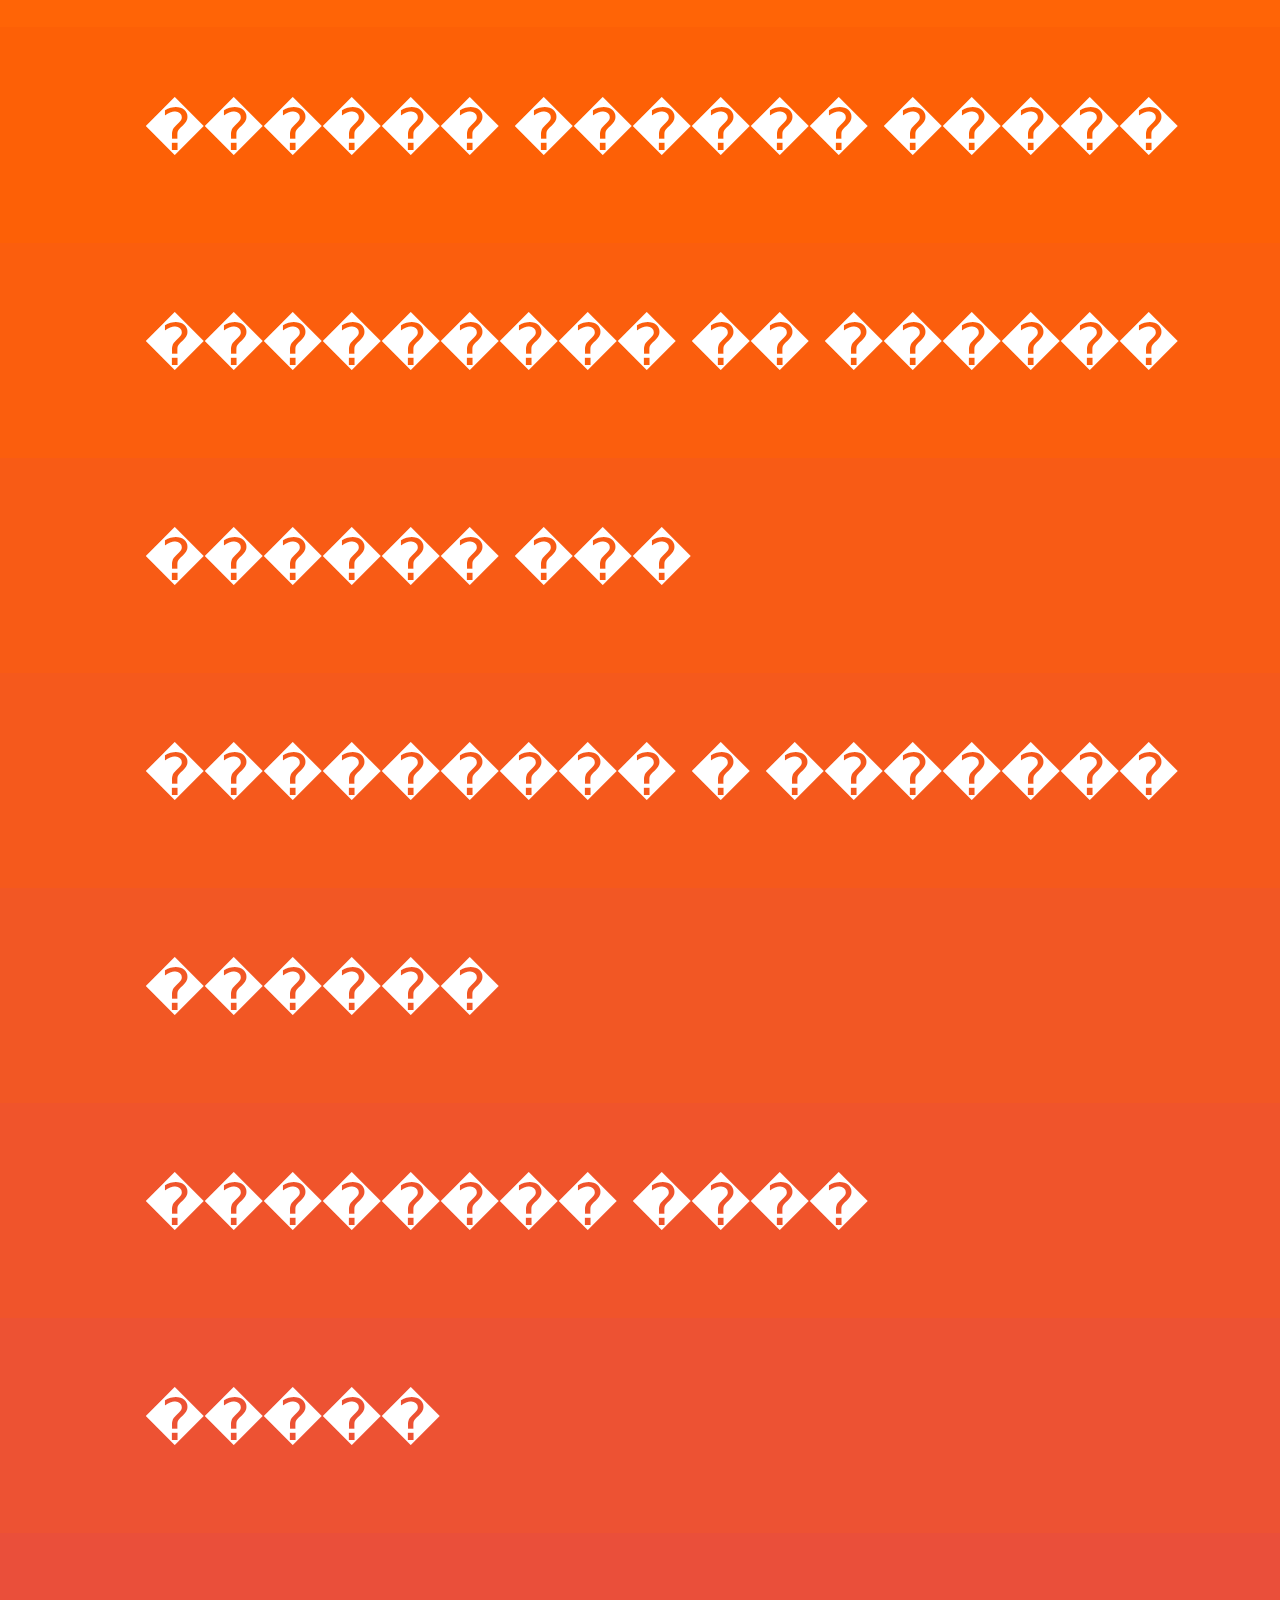
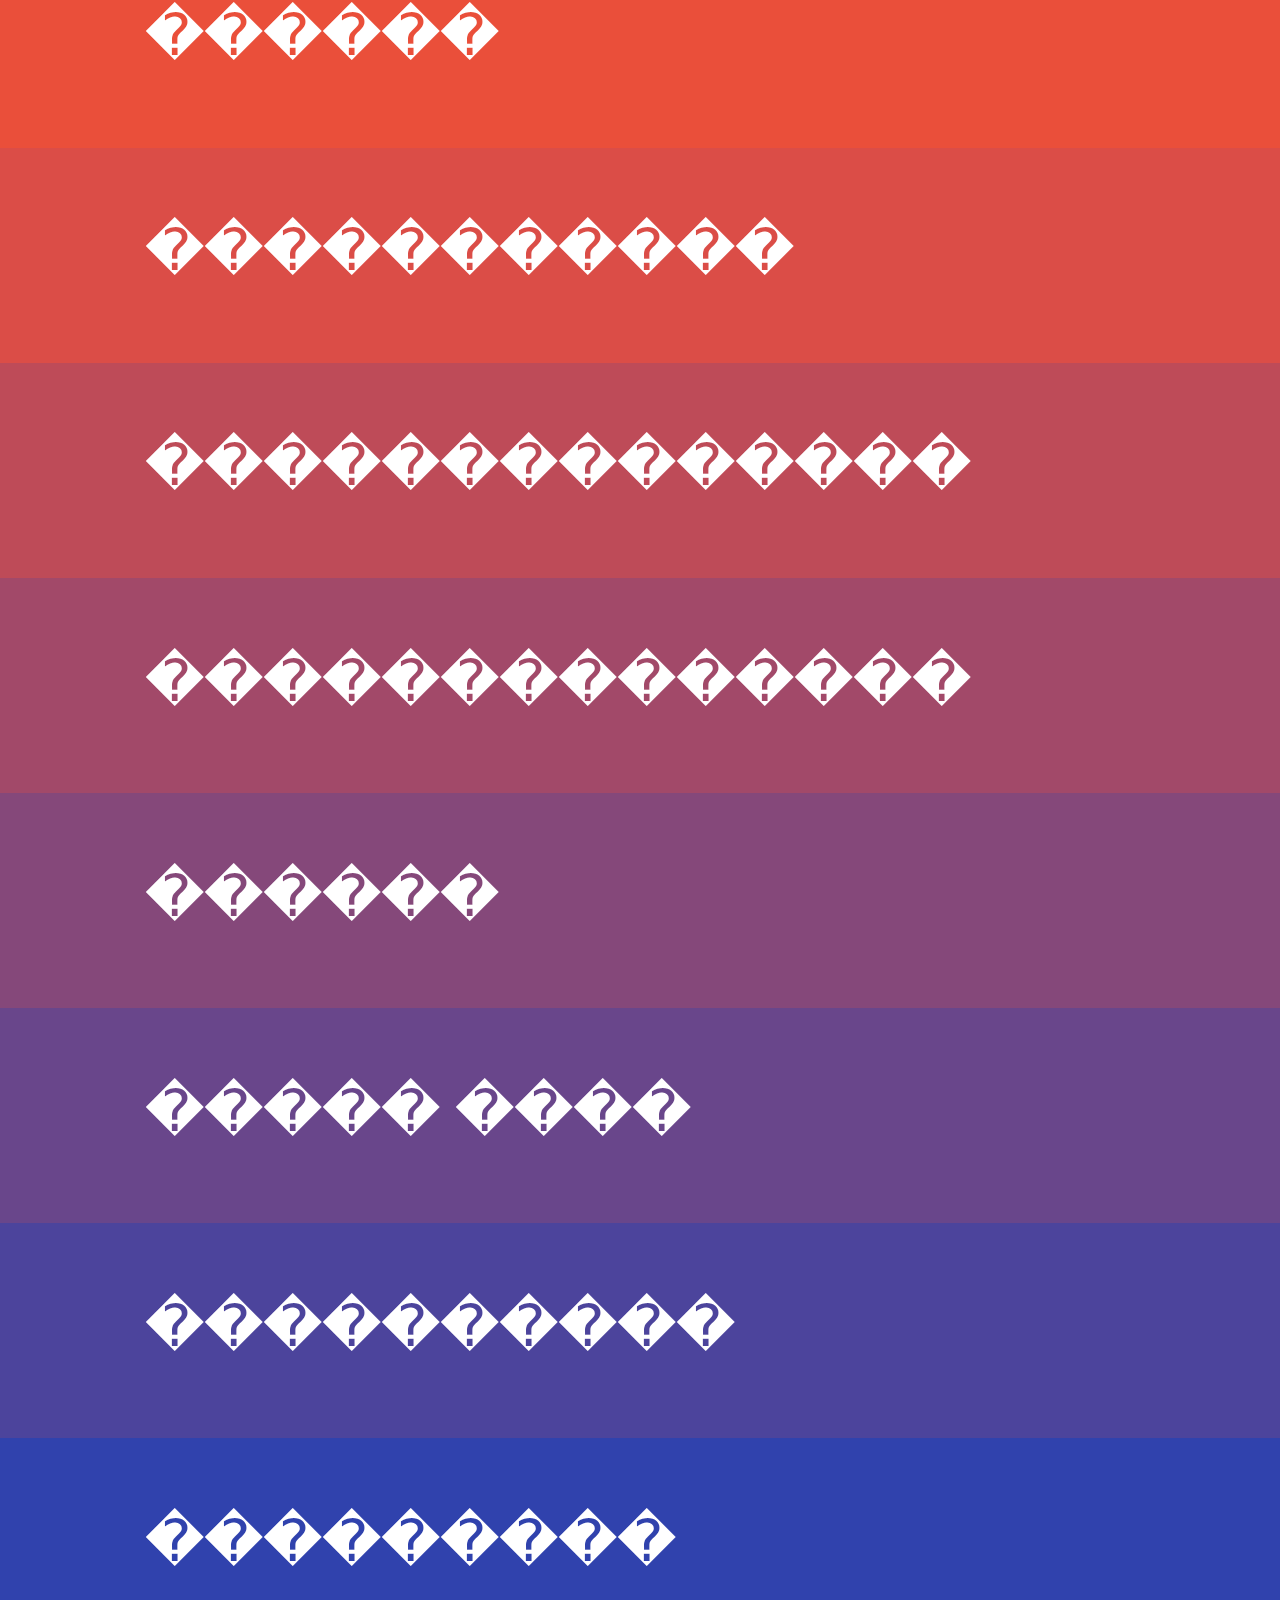
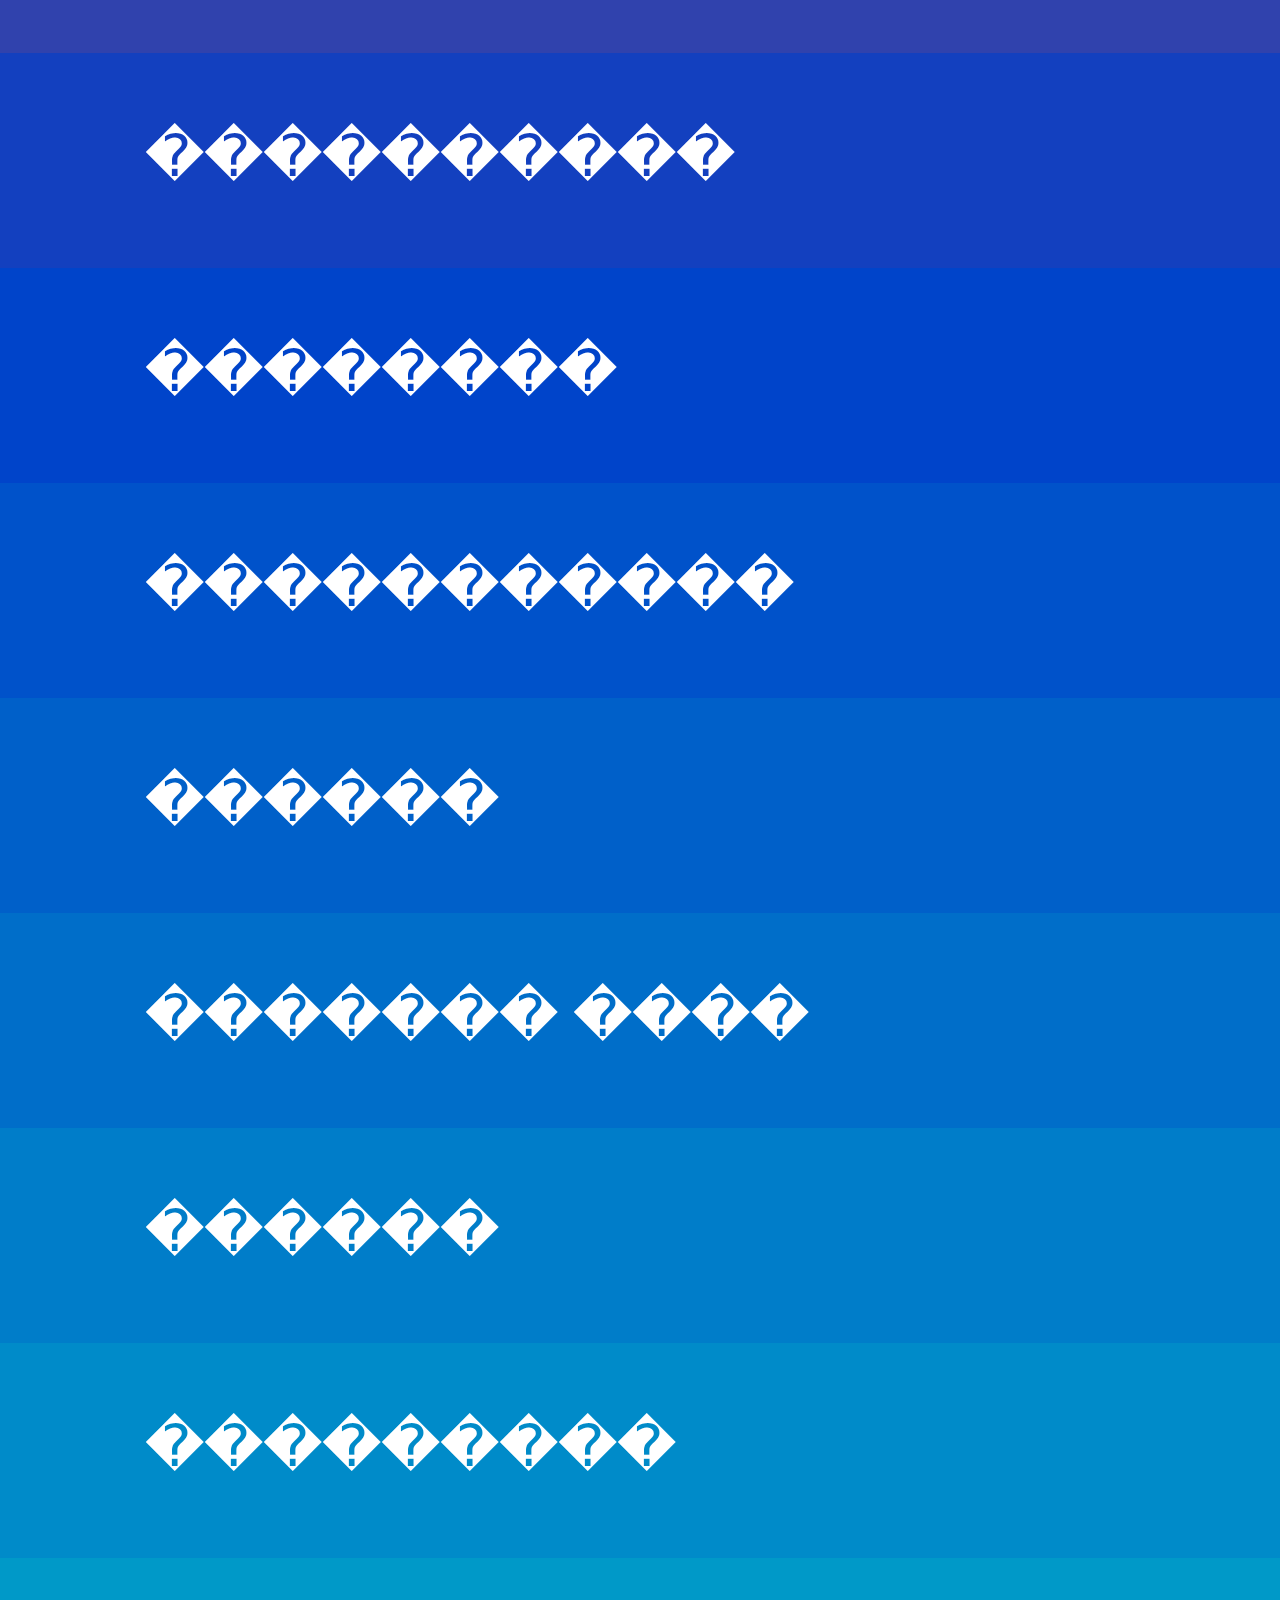
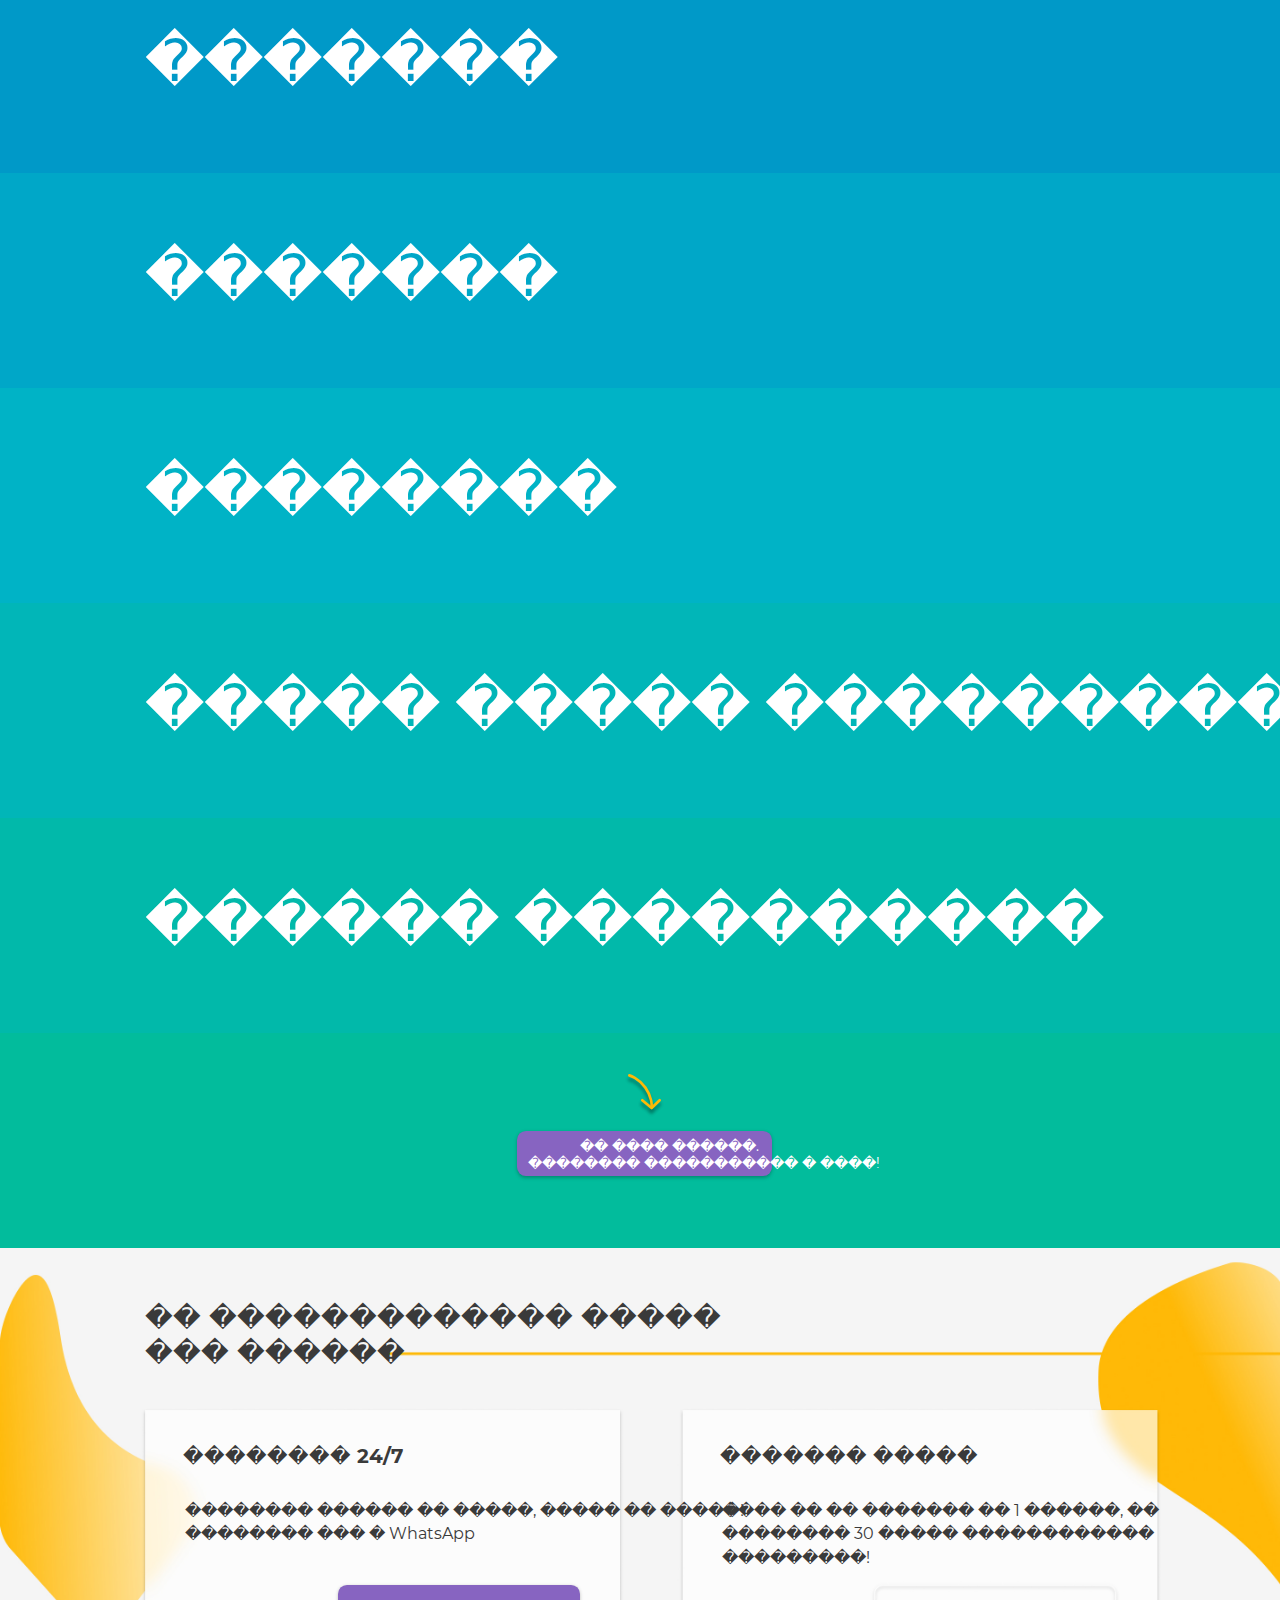
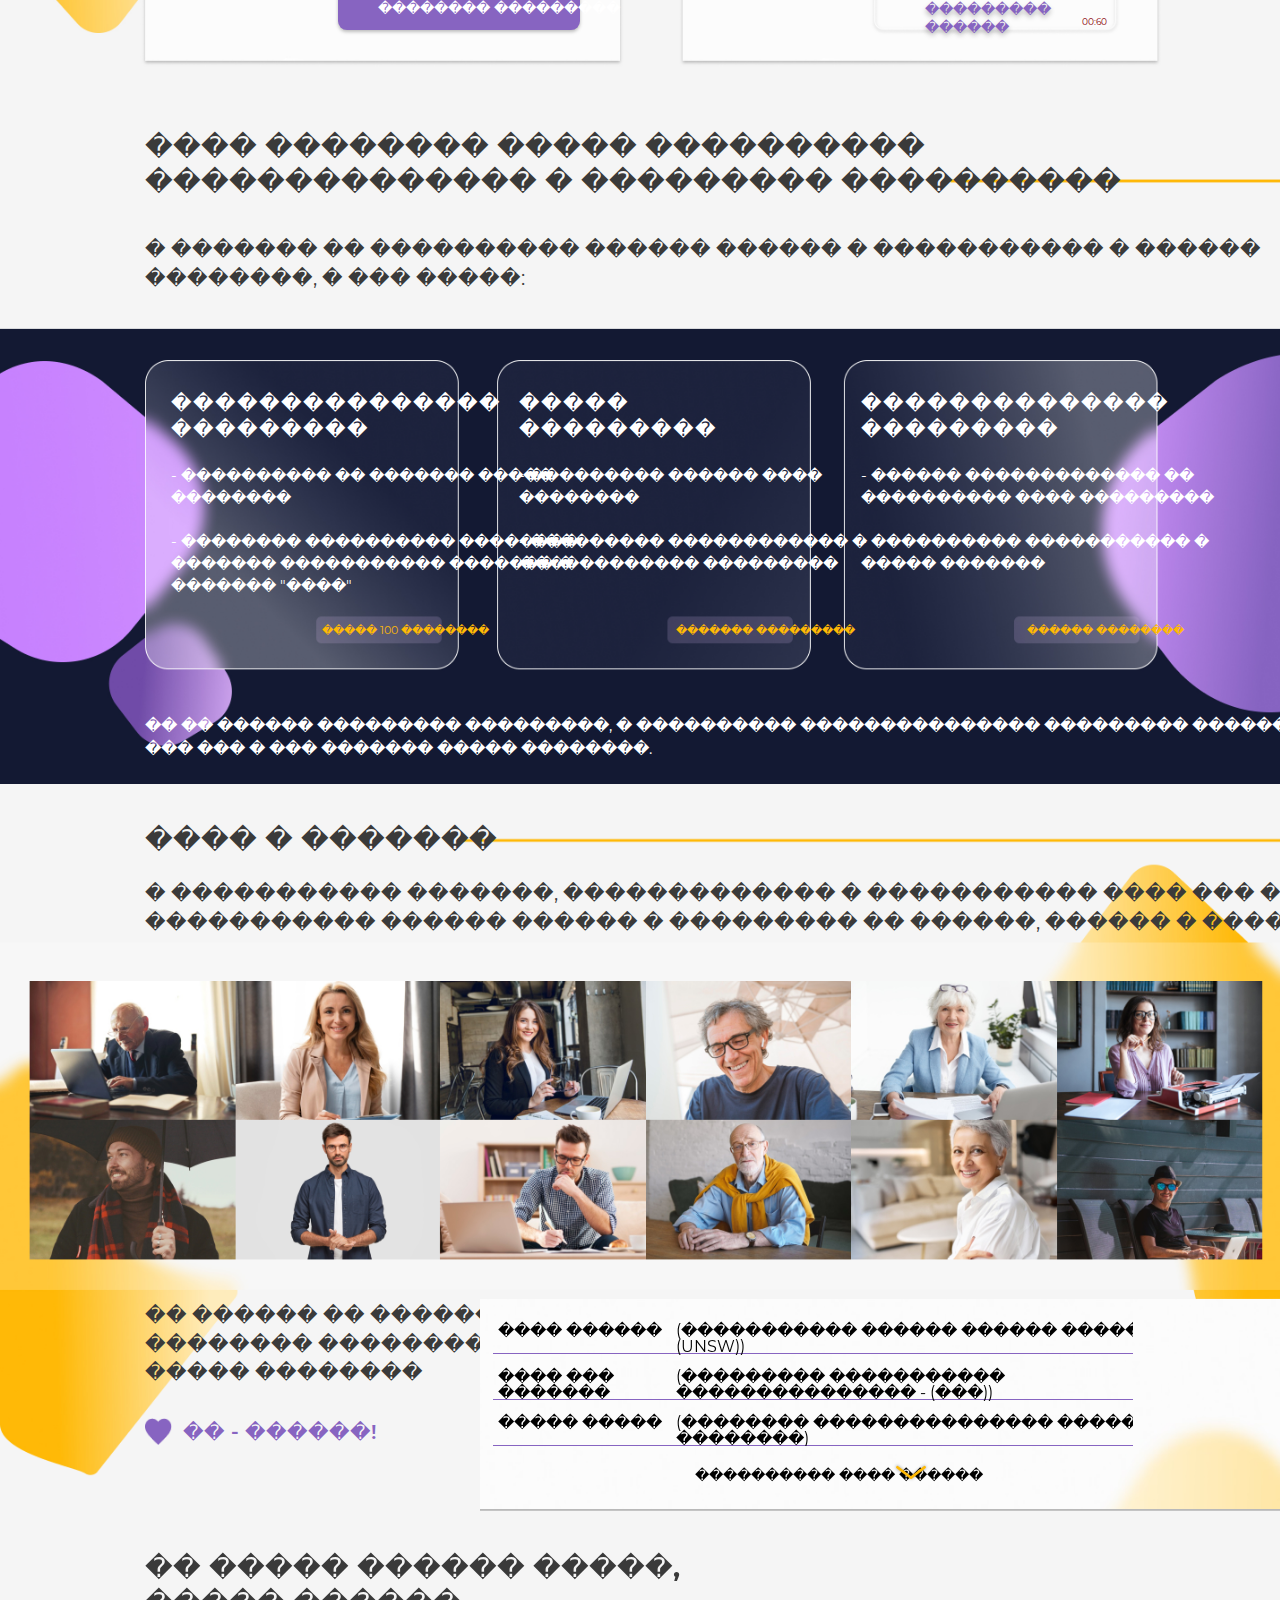
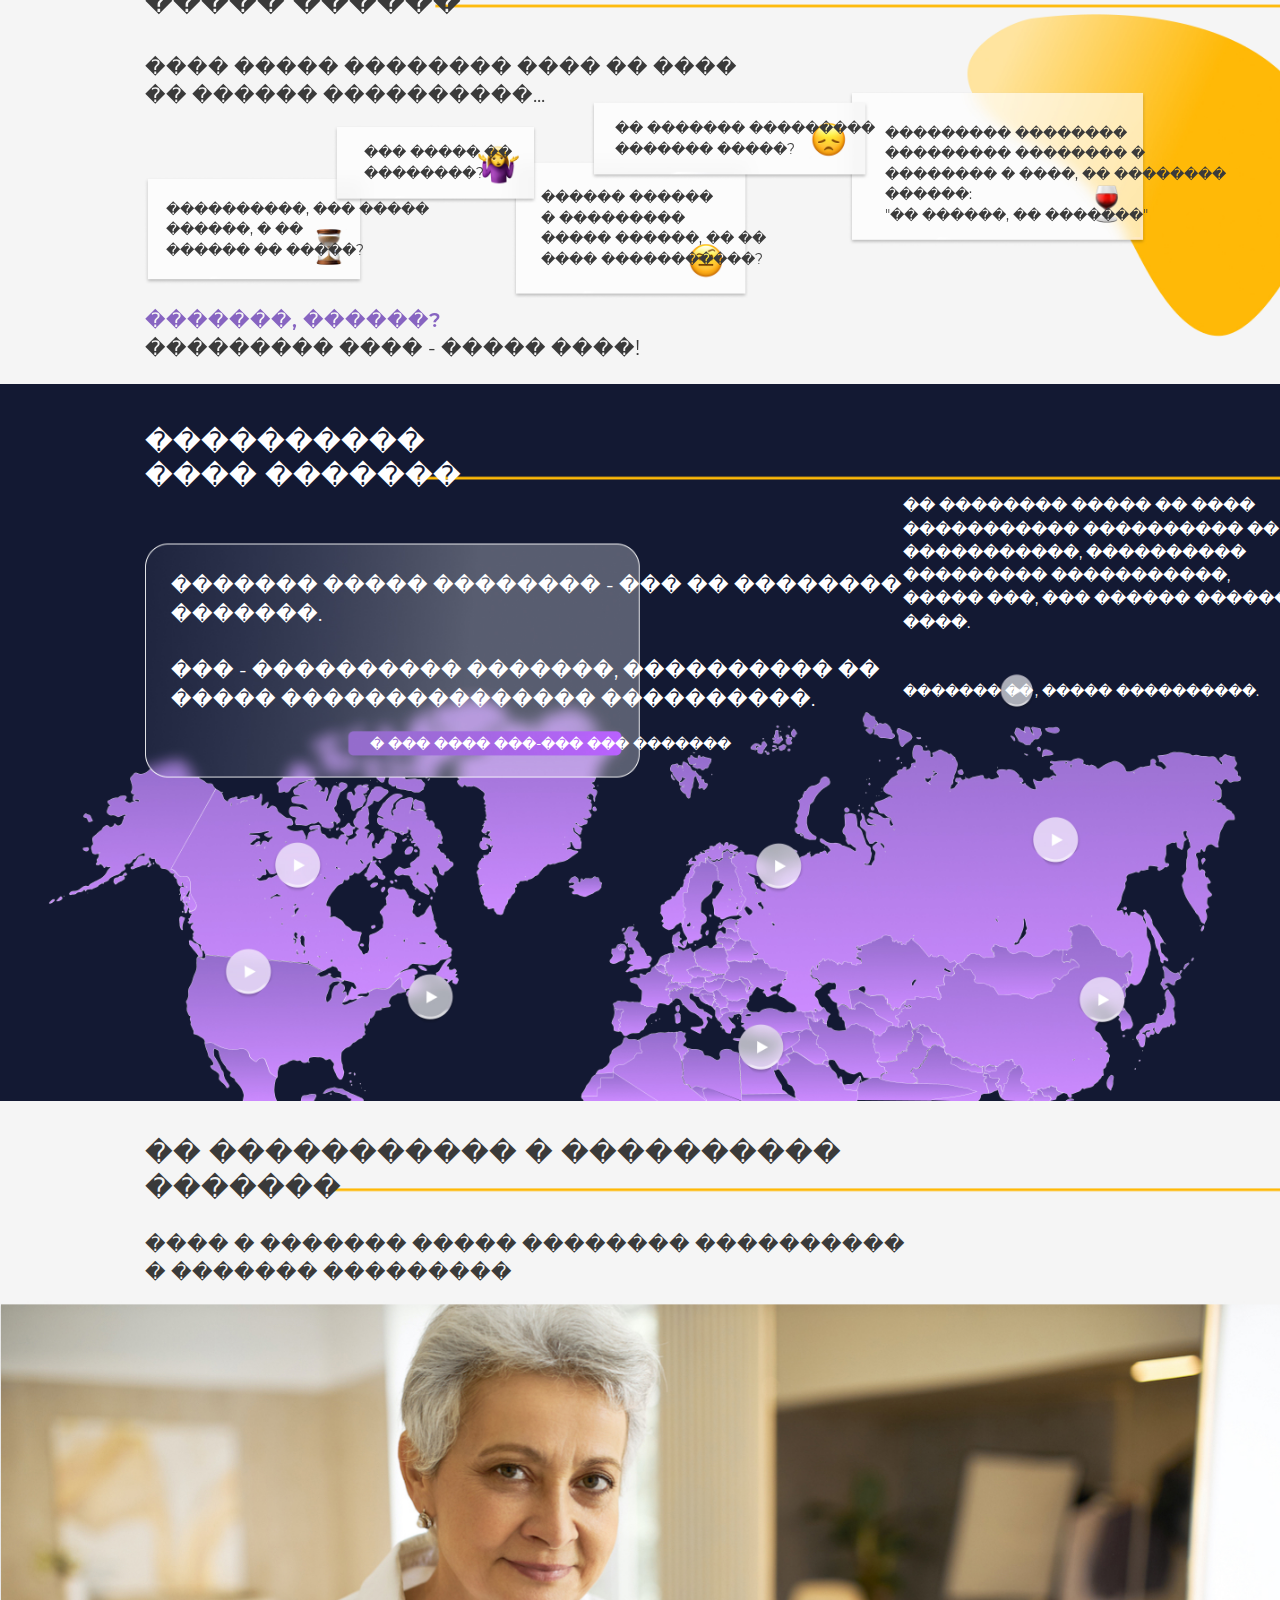
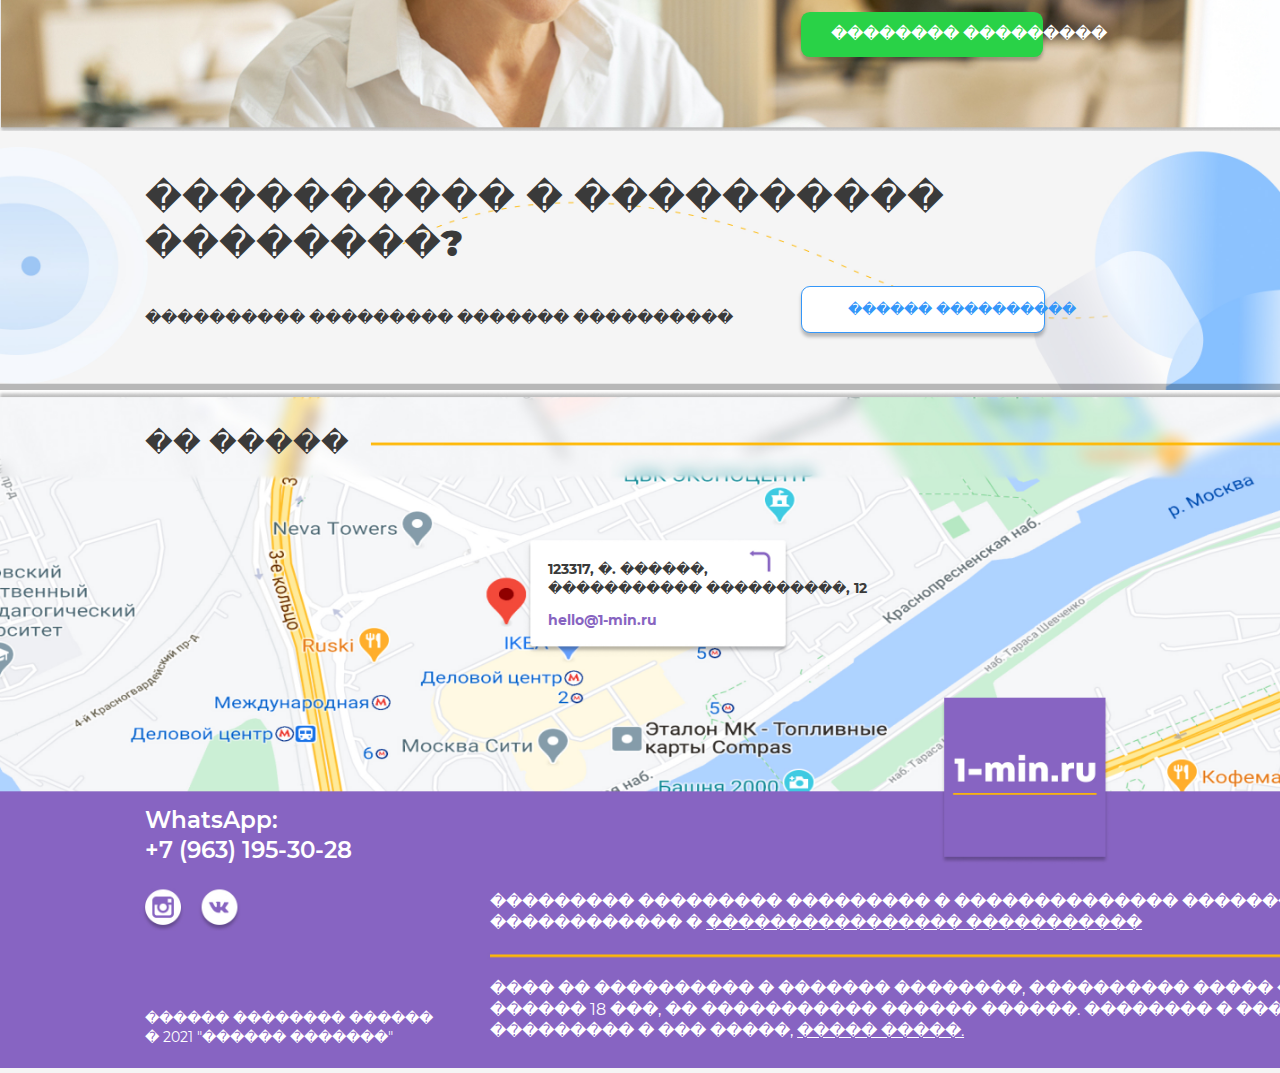
<file: _desktop/index.html>
<!DOCTYPE html>
<html>
<head>
    <title>1-min.ru</title>
    <meta name="h1" content="������ �������. ������ ������� � ������ ����������">
    <meta name="description" content="������ �������. ������ ������� � ������ ����������" />
    <meta property="og:url" content="https://1-min.ru.ru/" />
    <meta property="og:title" content="1-min.ru" />
    <meta property="og:description" content="������ �������. ������ ������� � ������ ����������" />
    <meta property="og:type" content="website" />
    <meta property="og:image" content="https://1-min.ru/ogpic.jpg" />
    <link rel="canonical" href="http://1-min.ru.ru">
    <meta name="apple-mobile-web-app-capable" content="yes">
    <meta name="apple-mobile-web-app-status-bar-style" content="black-translucent">
    <meta name="application-name" content="1-min.ru">

    <!--<link rel="preload" href="fonts/Montserrat-Regular.woff" as="font" type="font/woff" crossorigin="anonymous">
    <link rel="preload" href="fonts/Montserrat-Thin.woff" as="font" type="font/woff" crossorigin="anonymous">
    <link rel="preload" href="fonts/Montserrat-Light.woff" as="font" type="font/woff" crossorigin="anonymous">
    <link rel="preload" href="fonts/Montserrat-Black.woff" as="font" type="font/woff" crossorigin="anonymous">
    <link rel="preload" href="fonts/Montserrat-Bold.woff" as="font" type="font/woff" crossorigin="anonymous">
    <link rel="preload" href="fonts/Montserrat-SemiBold.woff" as="font" type="font/woff" crossorigin="anonymous">
    <link rel="preload" href="fonts/Montserrat-ExtraBold.woff" as="font" type="font/woff" crossorigin="anonymous">-->
    <!--<link rel="preload" href="css/stylesheet.css" as="style">-->
    <!--<link rel="preload" href="css/style-1-min.css" as="style">
    <link rel="preload" href="js/1-min.js" as="script">-->
    <!--<link rel="stylesheet" href="css/stylesheet.css">-->

    <link rel="stylesheet" href="css/style-1-min-desktop.css">
    <script src="js/1-min-desktop.js"></script>
</head>
<body onresize="body_resize();">
    <textarea id="console" style="display:none;position:fixed;width:20em;height:4em;top:0; border:1px solid #000;background:#fff;z-index:20;"></textarea>
    <div id="xx" style="display:block;position:absolute; z-index: 5;"></div>
    <div class="start-page">
        <div class="header-button">
            <img class="header-logo" src="img/logo.svg" />
            <div e-name="header-burger" class="header-burger">
                <span></span>
                <span></span>
                <span></span>
                <span></span>
            </div>
            <div class="block menu blur">
                <div name="b-mh" class="block menu-header ln-31_68 f-semibold"><span class="f-22">���������������</span><span class="f-22 ln-144-2">������</span></div>
                <div name="b-ch" e-name="menu-problem" class="block menu-choice"><span>����� �������� ������?</span><span></span></div>
                <div name="b-ch" e-name="menu-help" class="block menu-choice"><span>��� �� ��������</span><span></span></div>
                <div name="b-ch" e-name="menu-our" class="block menu-choice"><span>���������</span><span></span></div>
                <div name="b-ch" e-name="menu-comand" class="block menu-choice"><span>���������</span><span></span></div>
                <div name="b-ch" e-name="menu-history" class="block menu-choice"><span>������� ��������</span><span></span></div>
                <div name="b-ch" e-name="free-start" class="block menu-choice"><span>��� � ���� ���������</span><span></span></div>
                <div name="b-ch" class="block menu-write ln-25_92"><span class="f-semibold">�� ������ �� �����!</span><span class="f-semibold">�������� ���!</span><span></span></div>
                <div class="block menu-photo"><div class="block photo"></div></div>
                <div class="block menu-vk"><div class="block vk"></div></div>
            </div>
        </div>
        <div name="b-ws" class="ws" e-name="ws" start="0">
            <img name="b-ws-green" class="ws-pic" src="img/ws-green.svg" />
            <img name="b-ws-white" class="ws-pic" src="img/ws-white.svg" />
            <div name="b-ws-shar"></div>
            <div name="b-ws-text">
                <div name="b-ws-1">
                    26 ������� ��������
                </div>
                <div name="b-ws-2">
                    ������ � ������������
                </div>
                <div name="b-ws-3">
                    ����� ������
                </div>
            </div>
        </div>
        <div name="b-1" class="block l-827 f-black"><span class="f-40 u ln-13-2">���� ���������</span><span class="f-40 u ln-13-3">������?</span></div>
        <div name="b-2" class="block l-827 f-semibold"><span class="f-30 u ls-005">����������� �</span><span class="f-30 u ls-005 ln-13-2">����������</span></div>
        <div name="b-3" class="block l-827">
            <span class="f-22">
                ����� �����������������
            </span>
            <span class="f-22 ln-13-2 f-bold">3 &#8381;</span>
            <span class="f-22 ln-13-2">/ ������</span>
        </div>
        <div class="page-button" e-name="next-page-start"></div>
        <div class="free l-827 f-bold box-4" e-name="free-start"><span>������ ���������</span></div>
    </div>

    <a name="problem"></a>
    <section e-name="page-problem" class="problem">
        <div name="b-1" class="block l-162 ln-39 f-bold"><span class="f-30 u">������ ���������</span><span class="f-30 u ln-13-2">����� ������</span></div>
        <div name="b-2" class="block l-162 ln-31_68">
            <span class="f-22">
                �� ��������
            </span><span class="f-22 ln-144-2">
                ���������������
            </span><span class="f-22 ln-144-3">
                ������ ���� ������ -
            </span><span class="f-22 ln-144-4">
                � ����� ���������� ���
            </span><span class="f-22 ln-144-5">
                ������� ���
            </span><span class="f-22 ln-144-6">
                ������
            </span>
        </div>
        <div name="b-3" class="block l-162 ln-52 f-black">
            <span class="f-40 u">
                ��� �� ������
            </span><span class="f-40 u ln-13-2">
                ���������� ?
            </span>
        </div>
        <div class="page-next" e-name="scrl-depression"></div>
    </section>
    <a name="depression"></a>
    <section class="what-u-feel">
    </section>
    <a name="help"></a>
    <section class="we-help">
        <div name="b-1" class="block l-162 ln-39 f-bold">
            <span class="f-30 u">
                �� ������������� �����
            </span><span class="f-30 u ln-13-2">
                ��� ������
            </span>
        </div>
        <!--<span class="line"></span>-->
        <div name="b-2" class="block l-162">
            <div name="b-21" class="block l-42 ln-31_68 f-bold">
                <span class="f-22 u">
                    �������� 24/7
                </span>
            </div>
            <div name="b-22" class="block l-42 l-44 ln-25_92">
                <span class="f-18">
                    �������� ������ �� �����, ����� �� �����!
                </span><span class="f-18 ln-144-2">
                    �������� ��� � WhatsApp
                </span>
            </div>
            <div name="b-23" class="free box-2" e-name="free-help-1"><span>�������� ���������</span></div>
        </div>


        <div name="b-3" class="block l-162">
            <div name="b-21" class="block l-42 ln-31_68 f-bold">
                <span class="f-22 u">
                    ������� �����
                </span>
            </div>
            <div name="b-22" class="block l-42 l-44 ln-25_92">
                <span class="f-18">
                    ���� �� �� ������� �� 1 ������, ��
                </span><span class="f-18 ln-144-2">
                    �������� 30 ����� ������������
                </span><span class="f-18 ln-144-3">
                    ���������!
                </span>
            </div>
            <div name="b-33" class="" e-name="free-help-2"><span>��������� ������</span></div>
        </div>


        <div name="b-4" class="block ln-17_6">
            <span class="f-22">00:60</span>
        </div>

        <div name="b-5" class="block">
            <div name="b-51" class="block l-28 ln-20_8">
                <span class="f-16">
                    � ������ <u e-name="ws-timer">������� �����,</u> ����� ��������� ��� ��������� � WhatsApp. �� ����!
                </span>
            </div>
        </div>


        <div name="b-6" class="block">
            <div name="b-61" class="block l-162 ln-31_68">
                <span class="f-22">
                    ��� ��������, ��� �� ������ �������� � �������������� ;)
                </span><span class="f-22 ln-13-2">
                    ��, �� �������� ���� ������������ �� ������ ������ ������������.
                </span>
            </div>
            <div name="b-62" class="block l-162 ln-29_04">
                <span class="f-22">
                    �������� �������� �� ���� �������� ���� �������!�, ����� �������� ������������ ��
                </span><span class="f-22 ln-13-2">
                    100 ����� ���������! <u e-name="ws-promo"><b>������� �����</b></u> ��� �������� ��������� ��� � WhatsApp
                </span>
            </div>
            <div name="b-63" class="block"></div>
        </div>
    </section>
    <a name="our"></a>
    <section class="our-methods">
        <div name="b-1" class="block l-162 ln-39 f-bold">
            <span class="f-30 u">���� �������� ����� ����������</span>
            <span class="f-30 u ln-13-2">�������������� � ��������� ����������</span>
        </div>
        <div name="b-2" class="block l-162 ln-31_68">
            <span class="f-22">� ������� �� ���������� ������ ������ � ����������� � ������</span>
            <span class="f-22 ln-144-2">��������, � ��� �����:</span>
        </div>
        <div name="b-3" class="block l-162">
            <!--<div class="block fon">
            </div>-->
            <div name="b-31" class="block">
                <div name="b-311" class="block l-29 ln-28_6 f-semibold">
                    <span class="f-22 u ls-005">
                        ���������������
                    </span><span class="f-22 u ls-005 ln-13-2">
                        ���������
                    </span>
                </div>
                <div name="b-312" class="block l-29 ln-24_48">
                    <span class="f-17">
                        - ���������� �� ������� �����
                    </span><span class="f-17 ln-144-2">
                        ��������
                    </span><span class="f-17 ln-144-4">
                        - �������� ���������� �������� -
                    </span><span class="f-17 ln-144-5">
                        ������� ����������� ������� �
                    </span><span class="f-17 ln-144-6">
                        ������� "����"
                    </span>
                </div>
                <div name="b-313" class="block l-191 ln-14">
                    <span class="f-12">����� 100 ��������</span>
                </div>
            </div>


            <div name="b-32" class="block">
                <div name="b-311" class="block l-29 ln-28_6 f-semibold">
                    <span class="f-22 u ls-005">
                        �����
                    </span><span class="f-22 u ls-005 ln-13-2">
                        ���������
                    </span>
                </div>
                <div name="b-312" class="block l-29 ln-24_48">
                    <span class="f-17">
                        - ��������� ������ ����
                    </span><span class="f-17 ln-144-2">
                        ��������
                    </span><span class="f-17 ln-144-4">
                        - ��������� ������������ �
                    </span><span class="f-17 ln-144-5">
                        ������������ ���������
                    </span>
                </div>
                <div name="b-313" class="block l-191 ln-14">
                    <span class="f-12">������� ���������</span>
                </div>
            </div>

            <div name="b-33" class="block">
                <div name="b-311" class="block l-29 ln-28_6 f-semibold">
                    <span class="f-22 u ls-005">
                        ��������������
                    </span><span class="f-22 u ls-005 ln-13-2">
                        ���������
                    </span>
                </div>
                <div name="b-312" class="block l-29 ln-24_48">
                    <span class="f-17">
                        - ������ ������������� ��
                    </span><span class="f-17 ln-144-2">
                        ���������� ���� ���������
                    </span><span class="f-17 ln-144-4">
                        - ���������� ����������� �
                    </span><span class="f-17 ln-144-5">
                        ����� �������
                    </span>
                </div>
                <div name="b-313" class="block l-191 ln-14">
                    <span class="f-12">������ ��������</span>
                </div>
            </div>

        </div>
        <div name="b-35" class="block l-162 ln-25_92">
            <span class="f-18">
                �� �� ������ ��������� ���������, � ���������� ��������������� ��������� ������
            </span><span class="f-18 ln-144-2">
                ��� ��� � ��� ������� ����� ��������.
            </span>
        </div>
    </section>
    <a name="comand"></a>
    <section class="comand">
        <div name="b-1" class="block l-162 ln-39">
            <span class="f-30 u f-bold">
                ���� � �������
            </span>
        </div>
        <div name="b-2" class="block l-162 ln-31_68">
            <span class="f-22">
                � ����������� �������, ������������� � ����������� ���� ��� ������� ������,
            </span><span class="f-22 ln-144-2">
                ����������� ������ ������ � ��������� �� ������, ������ � �������.
            </span>
        </div>
        <!--<div name="b-3" class="block">
            <img src="img/command.jpg" />
        </div>-->
        <div name="b-4" class="block l-162 ln-31_68">
            <span class="f-22">
                �� ������ �� ��������
            </span><span class="f-22 ln-144-2">
                �������� �������������
            </span><span class="f-22 ln-144-3">
                ����� ��������
            </span>
        </div>
        <div name="b-41" class="block l-162 ln-31_68">
            <span class="block f-22 f-semibold">�� - ������!</span>
        </div>

        <div name="b-5" class="block blur">
            <div name="b-52" class="block l-14"></div>
            <div e-name="who-full" class="block who-full ln-23_04">
                <span class="f-16">���������� ���� ������</span>
                <div class="block who-full-img"></div>
            </div>
        </div>

    </section>
    <a name="we-near"></a>
    <section e-name="page-we-near" class="we-near">
        <div name="b-1" class="block l-162 ln-39 f-bold">
            <span class="f-30 u">
                �� ����� ������ �����,
            </span><span class="f-30 u ln-13-2">
                ����� ������
            </span>
        </div>
        <div name="b-2" class="block l-162 ln-31_68">
            <span class="f-22">
                ���� ����� �������� ���� �� ����
            </span><span class="f-22 ln-144-2">
                �� ������ ����������...
            </span>
        </div>
        <div name="b-3" class="block ln-23_04">
            <div name="b-31">
                <span class="f-16">
                    �� ������� ���������
                </span><span class="f-16 ln-144-2">
                    ������� �����?
                </span>
            </div>
        </div>
        <div name="b-4" class="block ln-23_04">
            <div name="b-41">
                <span class="f-16">
                    ��������� ��������
                </span><span class="f-16 ln-144-2">
                    ��������� �������� �
                </span><span class="f-16 ln-144-3">
                    �������� � ����, �� ��������
                </span><span class="f-16 ln-144-4">
                    ������:
                </span><span class="f-16 ln-144-5">
                    "�� ������, �� �������"
                </span>
            </div>
        </div>
        <div name="b-5" class="block ln-23_04">
            <div name="b-51">
                <span class="f-16">
                    ������ ������
                </span><span class="f-16 ln-144-2">
                    � ���������
                </span><span class="f-16 ln-144-3">
                    ����� ������, �� ��
                </span><span class="f-16 ln-144-4">
                    ���� �����������?
                </span>
            </div>
        </div>
        <div name="b-6" class="block ln-23_04">
            <div name="b-61">
                <span class="f-16">
                    ��� ����� ��
                </span><span class="f-16 ln-144-2">
                    ��������?
                </span>
            </div>
        </div>
        <div name="b-7" class="block ln-23_04">
            <div name="b-71">
                <span class="f-16">
                    ����������, ��� �����
                </span><span class="f-16 ln-144-2">
                    ������, � ��
                </span><span class="f-16 ln-144-3">
                    ������ �� �����?
                </span>
            </div>
        </div>

        <div name="b-8" class="block l-162 ln-31_68 f-semibold">
            <span class="f-22">
                �������,  ������?
            </span>
        </div>
        <div name="b-9" class="block l-162 ln-31_68">
            <span class="f-22">
                ��������� ���� - ����� ����!
            </span>
        </div>

    </section>
    <a name="history"></a>
    <section e-name="page-we-history" class="we-history">
        <div name="b-91" class="block l-162 ln-39 f-bold">
            <span class="f-30 u">
                ����������
            </span><span class="f-30 u ln-13-2">
                ���� �������
            </span>
        </div>
        <div name="b-92" class="block l-162">
            <div name="b-921" class="block ln-31_68">
                <span class="f-22">
                    ������� ����� �������� - ��� �� ��������
                </span><span class="f-22 ln-144-2">
                    �������.
                </span><span class="f-22 ln-144-4">
                    ��� - ���������� �������, ���������� ��
                </span><span class="f-22 ln-144-5">
                    ����� ��������������� ����������.
                </span>
            </div>
            <div name="b-922" class="block ln-14">
                <span class="f-16">� ��� ���� ���-��� ��� �������</span>
            </div>
        </div>
        <div name="b-93" class="block ln-25_92">
            <span class="f-18">
                �� �������� ����� �� ����
            </span><span class="f-18 ln-144-2">
                ����������� ���������� ��
            </span><span class="f-18 ln-144-3">
                �����������, ����������
            </span><span class="f-18 ln-144-4">
                ��������� �����������,
            </span><span class="f-18 ln-144-5">
                ����� ���, ��� ������ ��������
            </span><span class="f-18 ln-144-6">
                ����.
            </span>
        </div>
        <div name="b-94" class="block ln-23_04">
            <span class="f-16">
                ������� ��
            </span>
            <span></span>
            <span class="f-16">
                , ����� ����������.
            </span>
        </div>
    </section>
    <a name="not-odin"></a>
    <section class="not-odin">
        <div name="b-1" class="block l-162 ln-39 f-bold">
            <span class="f-30 u">
                �� ����������� � ����������
            </span><span class="f-30 u ln-13-2">
                �������
            </span>
        </div>
        <!--<span class="line"></span>-->
        <div name="b-2" class="block l-162 ln-31_68">
            <span class="f-22">
                ���� � ������� ����� �������� ����������
            </span><span class="f-22 ln-144-2">
                � ������� ���������
            </span>
        </div>
        <div name="b-4" class="free box-4" e-name="not-odin-1">
            <span>�������� ���������</span>
        </div>
    </section>
    <a name="stress"></a>
    <section class="stress">
        <div name="b-2" class="block l-162 ln-52 f-black">
            <span class="f-40 u">
                ���������� � ����������
            </span><span class="f-40 u ln-13-2">
                ��������?
            </span>
        </div>
        <div name="b-3" class="block l-162 ln-25_92">
            <span class="f-18">
                ���������� ��������� ������� ����������
            </span>
        </div>
        <div name="b-4" class="free box-4" e-name="stress-1">
            <span>������ ����������</span>
        </div>
    </section>
    <a name="karta"></a>
    <section class="karta">
        <div name="b-1" class="block l-162 ln-39 f-bold">
            <span class="f-30 u">
                �� �����
            </span>
        </div>
        <div name="b-2" class="block f-bold">
            <span class="f-16">
                123317, �. ������,
            </span><span class="f-16">
                ����������� ����������, 12
            </span><span class="f-16">
                hello@1-min.ru
            </span>
        </div>
        <div name="b-4" class="block">
            <div name="b-40" e-name="self-site" class="block self-site"></div>
            <div name="b-41" class="block l-162 ln-37_44 f-semibold">
                <span class="f-26">
                    WhatsApp:
                </span><span class="f-26 ln-13-2">
                    +7 (963) 195-30-28
                </span>
            </div>
            <div class="block photo-mini l-162"></div>
            <div class="block vk-mini"></div>
            <div name="b-42" class="block ln-23_76">
                <span class="f-18">
                    ��������� ��������� ��������� � �������������� ������� �����, ��
                </span><span class="f-18 ln-13-2">
                    ������������ � <u>���������������� �����������</u>
                </span>
            </div>
            <!--<span name="b-43" class="line"></span>-->
            <div name="b-44" class="block ln-23_76">
                <span class="f-18">
                    ���� �� ���������� � ������� ��������, ���������� ����� ����� ��� ��
                </span><span class="f-18 ln-13-2">
                    ������ 18 ���, �� ����������� ������ ������. �������� � �������� 112 ����
                </span><span class="f-18 ln-13-3">
                    ��������� � ��� �����, <u>����� �����.</u>
                </span>
            </div>
            <div name="b-45" class="block l-162">
                <span class="f-16">
                    ������ �������� ������
                </span><span class="f-16 ln-13-2">
                    � 2021 "������ �������"
                </span>
            </div>
        </div>
    </section>
    <div name="form-1" class="form-1">
        <div name="b-0" class="block"></div>
        <div name="b-1" class="block">
            <div name="b-11" class="block ln-15_85">
                <span class="f-13">
                    ��-�� ������� �������� �� ����� ����
                </span><span class="f-13 ln-13-2">
                    �������� ���� �������� � WhatsApp.
                </span><span class="f-13 ln-13-4">
                    ��� �������� ��� ���� �� ����� � ����
                </span><span class="f-13 ln-13-5">
                    � ����� ������, ����� ��� ��� �����.
                </span>
            </div>
        </div>
        <div name="b-2" class="block ln-20">
            <span class="f-16">
                ����� �������� ��� � WhatsApp:
            </span>
        </div>
        <div name="b-3" class="block ln-20">
            <span class="f-16">
                +7 963 195-30-28
            </span>
        </div>
        <div name="b-4" class="block ln-11">
            <span class="f-9">
                ��������� ����� � �������� ���
            </span>
        </div>
        <div name="b-5" class="block ln-15">
            <span class="f-12">
                ���
            </span>
        </div>
        <div name="b-6" e-name="click-tbefy" class="block ln-20">
            <span class="f-14">
                https://clck.ru/TBefy
            </span>
        </div>
        <div name="b-7" class="block ln-11">
            <span class="f-9">
                ��������� �� ������
            </span>
        </div>
        <div name="b-8" class="block ln-21_2 f-black">
            <span class="f-20 u ls-011">
                ������� �����!
            </span>
        </div>
        <div name="b-9" e-name="close-small" class="block">
        </div>
    </div>

    <div name="form-2" class="form-2">
        <div name="b-0" class="block"></div>
        <div name="b-1" class="block">
            <div name="b-11" class="block ln-15_85">
                <span class="f-16">
                    ��-�� ������� �������� �� ����� ���� �������� ���� �������� � WhatsApp.
                </span><span class="f-16 ln-13-2">
                    ��� �������� ��� ���� �� ����� � ���� � ����� ������, ����� ��� ��� �����.
                </span>
            </div>
        </div>
        <div name="b-2" class="block ln-20">
            <span class="f-16">
                ����� �������� ��� � WhatsApp:
            </span>
        </div>
        <div name="b-3" class="block ln-20">
            <span class="f-16">
                +7 963 195-30-28
            </span>
        </div>
        <div name="b-4" class="block ln-11">
            <span class="f-9">
                ��������� ����� � �������� ���
            </span>
        </div>
        <div name="b-5" class="block ln-15">
            <span class="f-12">
                ���
            </span>
        </div>
        <div name="b-6" e-name="click-tbefy" class="block ln-20">
            <span class="f-14">
                https://clck.ru/TBefy
            </span>
        </div>
        <div name="b-7" class="block ln-11">
            <span class="f-9">
                ��������� �� ������
            </span>
        </div>
        <div name="b-8" class="block ln-21_2 f-black">
            <span class="f-20 u ls-011">
                ������� �����!
            </span>
        </div>
        <div name="b-9" e-name="close-full" class="block">
        </div>
    </div>


</body>
</html>
</file>
<file: css/style-1-min.css>
@font-face {
    font-family: Montserrat-Regular;
    src: local('Montserrat-Regular'),url(../fonts/Montserrat-Regular.woff) format('woff');
    font-style: normal;
    font-display: block;
}

/*@font-face {
    font-family: Montserrat-Thin;
    src: local('Montserrat-Thin'),url(../fonts/Montserrat-Thin.woff) format('woff');
    font-style: normal;
    font-display: block;
}

@font-face {
    font-family: Montserrat-Light;
    src: local('Montserrat-Light'),url(../fonts/Montserrat-Light.woff) format('woff');
    font-style: normal;
    font-display: block;
}
*/
@font-face {
    font-family: Montserrat-Black;
    src: local('Montserrat-Black'),url(../fonts/Montserrat-Black.woff) format('woff');
    font-style: normal;
    font-display: block;
}

@font-face {
    font-family: Montserrat-Bold;
    src: local('Montserrat-Bold'),url(../fonts/Montserrat-Bold.woff) format('woff');
    font-style: normal;
    font-display: block;
}

@font-face {
    font-family: Montserrat-SemiBold;
    src: local('Montserrat-SemiBold'),url(../fonts/Montserrat-SemiBold.woff) format('woff');
    font-style: normal;
    font-display: block;
}

/*@font-face {
    font-family: Montserrat-ExtraBold;
    src: local('Montserrat-ExtraBold'),url(../fonts/Montserrat-ExtraBold.woff) format('woff');
    font-style: normal;
    font-display: block;
}
*/

html {
    scroll-behavior: smooth;
}

html, body {
    font-size: 10px;
    margin: 0;
    padding: 0;
}

body {
    font-family: Montserrat-Regular;
    background: #f5f5f5;
    overflow-x: hidden;
    user-select: none;
    -webkit-user-select: none;
    -ms-user-select: none;
}

section {
    overflow-x: hidden;
}

[name^=b] span {
    position: absolute;
}


.block {
    display: block;
    position: absolute;
}

.b-test {
    border: 1px solid black;
}

/*margin left beg*/
.l-13 {
    margin-left: 1.3em;
}

.l-15 {
    margin-left: 1.5em;
}

.l-26 {
    margin-left: 2.6em;
}

.l-28 {
    margin-left: 2.8em;
}

.l-30 {
    margin-left: 3em;
}

.l-44 {
    margin-left: 4.4em;
}

.l-180 {
    margin-left: 18em;
}
/*margin left end*/

/*font name beg*/

.f-extrabold {
    font-family: Montserrat-ExtraBold;
}

.f-bold {
    font-family: Montserrat-Bold;
}

.f-semibold {
    font-family: Montserrat-SemiBold;
}

.f-black {
    font-family: Montserrat-Black;
}

.f-light {
    font-family: Montserrat-Light;
}

.f-thin {
    font-family: Montserrat-Thin;
}
/*font name end*/

/*font size beg*/
.f-8 {
    font-size: .8em;
    white-space: nowrap;
}

.f-10 {
    font-size: 1em;
    white-space: nowrap;
}

.f-11 {
    font-size: 1.1em;
    white-space: nowrap;
}

.f-12 {
    font-size: 1.2em;
    white-space: nowrap;
}

.f-13 {
    font-size: 1.3em;
    white-space: nowrap;
}

.f-14 {
    font-size: 1.4em;
    white-space: nowrap;
}

.f-16 {
    font-size: 1.6em;
    white-space: nowrap;
}

.f-17 {
    font-size: 1.7em;
    white-space: nowrap;
}

.f-18 {
    font-size: 1.8em;
    white-space: nowrap;
}

.f-20 {
    font-size: 2em;
    white-space: nowrap;
}

.f-30 {
    font-size: 3em;
    white-space: nowrap;
}

.f-32 {
    font-size: 3.2em;
    white-space: nowrap;
}
/*font size end*/

/*text-transform: uppercase;*/
.u {
    text-transform: uppercase;
}
/*letter-spacing: 0.11em; beg*/
.ls-011 {
/*    letter-spacing: 0.11em;
*/}

.ls-005 {
    letter-spacing: 0.05em;
}

.ls-035 {
/*    letter-spacing: 0.035em;
*/}
/*letter-spacing: 0.11em; end*/

/*line height beg*/
.ln-10_4 {
    line-height: 1.04em;
}

.ln-14 {
    line-height: 1.4em;
}

.ln-15_72 {
    line-height: 1.572em;
}

.ln-17_6 {
    line-height: 1.76em;
}

.ln-18 {
    line-height: 1.8em;
}

.ln-18_2 {
    line-height: 1.82em;
}

.ln-20 {
    line-height: 2em;
}

.ln-20_8 {
    line-height: 2.08em;
}

.ln-20_16 {
    line-height: 2.016em;
}

.ln-23_04 {
    line-height: 2.304em;
}

.ln-24 {
    line-height: 2.4em;
}

.ln-26 {
    line-height: 2.6em;
}

.ln-25_92 {
    line-height: 2.592em;
}

.ln-28_8 {
    line-height: 2.88em;
}

.ln-41_6 {
    line-height: 4.16em;
}

.ln-45 {
    line-height: 4.5em;
}
/*line height end*/

/*span top beg*/
.ln-13-2 {
    margin-top: 1.3em;
}

.ln-13-3 {
    margin-top: 2.6em;
}

.ln-13-4 {
    margin-top: 3.9em;
}

.ln-13-5 {
    margin-top: 5.2em;
}

.ln-144-2 {
    margin-top: 1.44em;
}

.ln-144-3 {
    margin-top: 2.88em;
}

.ln-144-4 {
    margin-top: 4.32em;
}

.ln-144-5 {
    margin-top: 5.76em;
}

.ln-144-6 {
    margin-top: 7.2em;
}

.ln-144-7 {
    margin-top: 8.64em;
}

.ln-144-8 {
    margin-top: 10.08em;
}
/*span top end*/

/*whatsapp beg*/
.ws {
    display: block;
    position: fixed;
    width: 17.6em;
    height: 4.5em;
    margin-top: .2em;
    margin-left: 18.5em;
    overflow: hidden;
    cursor: pointer;
    transition: margin-top 1.2s;
    background: linear-gradient(0deg, #FFFFFF, #FFFFFF);
    box-shadow: 0px 2.28571px 4.57143px rgba(0, 0, 0, 0.25);
    border-radius: 1.14286em;

    z-index: 3;
}

.ws-pic {
    display: block;
    position: absolute;
}

.ws-pic[name="b-ws-white"] {
    width: 3.06em;
    height: 3.06em;
    margin-top: .674em;
    margin-left: 1.369em;
    opacity: 1;
    transition: margin-left 1.2s;
}

/*.ws:hover [name="b-ws-white"] {
    margin-left: .8em;
}
*/
.ws-pic[name="b-ws-green"] {
    width: 4.5em;
    height: 4.5em;
    margin-top: 0;
    margin-left: 0;
    opacity: 0;
}

.ws [name="b-ws-shar"] {
    display: block;
    position: absolute;
    width: .8em;
    height: .8em;
    margin-top: .943em;
    margin-left: 5.257em;
    border-radius: 50%;
    background: linear-gradient(180deg, #FFB906 0%, #FFE175 100%);
}

.ws [name="b-ws-text"] {
    display: block;
    position: absolute;
    line-height: 1em;
    color: #3C3C3C;
    margin-left: 6.4em;
    margin-top: .771em;
    white-space: nowrap;
}

[name="b-ws-text"] [name^=b-ws-] {
    font-size: .8em;
}

/*whatsapp end*/
/*add css beg*/
.page-button {
    display: block;
    position: absolute;
    width: 4.6em;
    height: 5em;
    margin-left: 16.4em;
    background: url(../img/button.svg);
    background-size: 4.6em 5em;
    background-repeat: no-repeat;
    background-position: 0 0;
}

.page-next {
    display: block;
    position: absolute;
    width: 4.2em;
    height: 2.4em;
    margin-left: 16.7em;
    background: url(../img/arrow-down.svg);
    background-size: 4.2em 2.4em;
    background-repeat: no-repeat;
    background-position: 0 0;
    cursor: pointer;
}

.free {
    display: block;
    position: absolute;
    width: 27em;
    height: 5em;
    line-height: 1.8em;
    color: #fff;
    border-radius: 1em;
    cursor: pointer;
    user-select: none;
    -webkit-user-select: none;
    -ms-user-select: none;
}

.free span {
    display: block;
    position: absolute;
    margin-top: .83em;
    margin-left: 2.61em;
    font-size: 1.8em;
    white-space: nowrap;
}

.line {
    display: block;
    position: absolute;
    margin-top: 7em;
    height: .1em;
    right: 0;
    background: #ffb906;
    opacity: .6;
}

.box-2 {
    box-shadow: 0px .2em .4em rgba(0, 0, 0, 0.25);
}

.box-4 {
    box-shadow: 0px .4em .4em rgba(0, 0, 0, 0.25);
}
/*add css end*/

/*header beg*/
.header-button {
    display: block;
    position: relative;
    width: 37.5em;
    height: 5em;
}

.header-logo {
    display: block;
    position: absolute;
    margin-left: 13.8em;
    width: 10em;
    height: 4.6em;
    z-index: 5;
}

.header-burger {
    display: block;
    position: absolute;
    margin-top: 0;
    margin-left: 32.9em;
    width: 4.6em;
    height: 4.6em;
    cursor: pointer;
    z-index: 5;
}

.header-burger span {
    display: block;
    position: absolute;
    margin-left: 1.472em;
    width: 1.656em;
    height: .2em;
    background: #8764c1;
    border-radius: .5em;
    transition: all ease-in-out 0.3s;
}

.header-burger span:nth-child(1) {
    margin-top: 1.656em;
}

.header-burger span:nth-child(2) {
    margin-top: 2.024em;
}

.header-burger span:nth-child(3) {
    margin-top: 2.392em;
}

.header-burger span:nth-child(4) {
    margin-top: 2.76em;
}


/*header end*/

.blur {
    -webkit-backdrop-filter: blur(17px);
    backdrop-filter: blur(17px);
}

/*menu beg*/
.menu {
    width: 0;
    height: 67.9em;
    right: 0;
    background: linear-gradient(267.04deg, rgba(255, 255, 255, 0.576) -2.04%, rgba(255, 255, 255, 0.6) 64.56%);
    transition: width ease-in-out 0.3s;
    overflow: hidden;
    z-index: 4;
}

.menu-header {
    width: 20em;
    height: 4em;
    left: 2.8em;
    top: 6.3em;
    color: #8764C1;
    line-height: 2.34em;
}

.menu-header span {
    font-size: 1.8em;
}

.menu-choice {
    width: 19.8em;
    height: 5.328em;
    left: 2.3em;
    cursor: pointer;
}

    .menu-choice span:nth-child(1) {
        margin-left: .556em;
        font-size: 1.2em;
        line-height: 1.728em;
        color: #3A3A3A;
        bottom: .2em;
    }

    .menu-choice span:nth-child(2) {
        width: 19.8em;
        height: .1em;
        background: linear-gradient(240deg, rgba(114,82,220,.2) 34%, rgba(114,82,220,1) 100%);
        bottom: 0;
    }

.menu [name="b-ch"]:nth-child(2) {
    top: 13.477em;
}

.menu [name="b-ch"]:nth-child(3) {
    top: 18.805em;
}

.menu [name="b-ch"]:nth-child(4) {
    top: 24.133em;
}

.menu [name="b-ch"]:nth-child(5) {
    top: 29.461em;
}

.menu [name="b-ch"]:nth-child(6) {
    top: 34.789em;
}

.menu [name="b-ch"]:nth-child(7) {
    top: 40.117em;
}


.menu-write {
    width: 19em;
    height: 6.2em;
    left: 2.8em;
    top: 52.8em;
    line-height: 2.016em;
    color: #8764C1;
}

.menu-write span {
    font-size: 1.4em;
}

.menu-write span:nth-child(2) {
    margin-top: 1.8em;
}

.menu-write span:nth-child(3) {
    margin-top: 3.6em;
}

.menu-array {
    width: 2em;
    height: 3.2em;
    left: 2.4em;
    top: 61.8em;
    cursor: pointer;
    background: url(../img/arrow-left.svg);
    background-size: 2em 3.2em;
    background-repeat: no-repeat;
    background-position: 0 0;
    transform: rotate(180deg);
}

.menu-photo, .menu-vk {
    width: 2.6em;
    height: 2.6em;
    top: 61.5em;
    background: #fff;
    border-radius: 50%;
    cursor: pointer;
    box-shadow: .2em .5em .4em rgba(0, 0, 0, .25);
}

.menu-photo {
    left: 16em;
}

.menu-vk {
    left: 19.2em;
}

.photo {
    width: 1.6em;
    height: 1.6em;
    margin-left: .5em;
    margin-top: .5em;
    background: url(../img/i-photo.svg);
    background-size: 1.6em 1.6em;
    background-repeat: no-repeat;
    background-position: 0 0;
}

.vk {
    width: 1.5em;
    height: 1em;
    margin-left: .55em;
    margin-top: .8em;
    background: url(../img/i-vk.svg);
    background-size: 1.5em 1em;
    background-repeat: no-repeat;
    background-position: 0 0;
}
/*menu end*/

/*start-page beg*/
.start-page {
    display: block;
    position: relative;
    width: 37.5em;
    height: 67.9em;
    background-image: url(../img/bg-page-1.jpg);
    background-size: 37.5em 67.9em;
    background-repeat: no-repeat;
}

.start-page-pic {
    display: block;
    position: absolute;
    width: 37em;
    height: 24.5em;
    top: -.6em;
    left: -.4em;
    transform: translate(-5.9em, -2.8em) rotate( 28.8deg );
    box-shadow: 2px 2px 0 rgba(0, 0, 0, .25);
}

.start-page .page-button {
    margin-top: 47.5em;
}

.start-page [name="b-1"] {
    margin-top: 28.2em;
    width: 33.3em;
    height: 7.8em;
    color: #fff;
}

.start-page [name="b-2"] {
    margin-top: 38em;
    width: 33.3em;
    height: 5.2em;
    color: #fff;
}

.start-page [name="b-3"] {
    margin-top: 44.4em;
    width: 33.3em;
    height: 5em;
    color: #fff;
}

.start-page [name="b-3"] span:nth-child(3) {
    margin-left: 2em;
}

.start-page .free {
    margin-left: 5.3em;
    margin-top: 53em;
    background: #29D247;
}

/*start-page end*/

/*problem beg*/
.problem {
    position: relative;
    width: 37.5em;
    height: 52em;
    background: url(../img/bg-page-2.jpg);
    background-size: 37.5em 52em;
    background-repeat: no-repeat;
    background-position: 0 0;
}

/*.problem .line {
    width: 12.7em;
}
*/
.problem [name="b-1"] {
    margin-top: 2.8em;
    color: #3A3A3A;
}

.problem [name="b-2"] {
    margin-top: 10.5em;
    color: #3A3A3A;
}

.problem [name="b-3"] {
    margin-top: 31.51em;
    color: #8764C1;
}

.problem .page-next {
    margin-top: 48.7em;
}

/*problem end*/


/*what-u-feel beg*/
.what-u-feel {
    display: block;
    position: relative;
    width: 37.5em;
}

.what-u-el {
    display: block;
    position: relative;
    width: 37.5em;
    height: 8em;
    color: #fff;
    transition: height .8s;
}

.mouse-check {
    display: block;
    position: absolute;
    width: 37.5em;
    height: 8em;
    margin: 0;
    padding: 0;
}

.what-u-el [name="b-11"] {
    margin-top: 3em;
    cursor: pointer;
}

.what-u-button {
    display: block;
    position: absolute;
    width: 27em;
    height: 5em;
    margin-left: 5.3em;
    margin-top: 2.5em;
    color: #fff;
    background: #8764C1;
    box-shadow: 0px .2em .4em rgba(0, 0, 0, 0.25);
    border-radius: 1em;
    cursor: pointer;
    user-select: none;
    -webkit-user-select: none;
    -ms-user-select: none;
}

.what-u-button span {
    display: block;
    position: absolute;
    font-style: normal;
    font-size: 1.6em;
    white-space: nowrap;
}

.what-u-button span:nth-child(1) {
    margin-top: .4em;
    margin-left: 4em;
}

.what-u-button span:nth-child(2) {
    margin-top: 1.6em;
    margin-left: .55em;
}
/*what-u-feel end*/
/*we-help beg*/
.we-help {
    position: relative;
    width: 37.5em;
    height: 70.4em;
    background: url(../img/bg-page-3.jpg);
    background-size: 37.5em 70.4em;
    background-repeat: no-repeat;
    background-position: 0 0;
    overflow: hidden;
    transition: height .8s;
}

/*.we-help .line {
    width: 7.5em;
}
*/
.we-help [name="b-1"] {
    margin-top: 2.8em;
    color: #3A3A3A;
}

.we-help [name="b-2"] {
    margin-top: 12em;
    width: 37.5em;
    height: 26.5em;
    color: #3A3A3A;
}

.we-help [name="b-21"] {
    margin-top: 3.7em;
    color: #3A3A3A;
}

.we-help [name="b-22"] {
    margin-top: 7.4em;
    color: #3A3A3A;
    padding-top: .4em;
}

.we-help [name="b-23"] {
    margin-top: 19em;
    margin-left: 5.3em;
    background: #8764C1;
}

.we-help [name="b-23"] span {
    margin-top: 1em;
    margin-left: 2.8125em;
    font-size: 1.6em;
}

.we-help [name="b-3"] {
    margin-top: 42em;
    width: 37.5em;
    height: 26.5em;
    color: #3A3A3A;
}

.we-help [name="b-33"] {
    display: block;
    position: absolute;
    width: 27em;
    height: 5em;
    line-height: 1.98em;
    margin-top: 18.5em;
    margin-left: 5.3em;
    color: #8764C1;
    cursor: pointer;
    user-select: none;
    -webkit-user-select: none;
    -ms-user-select: none;
}

.we-help [name="b-33"]:after {
    content: "00:00:60";
    color: #8A0007;
    position: absolute;
    right: 1em;
    bottom: .2em;
}

.we-help [name="b-33"] span {
    font-size: 1.6em;
    margin-left: 3.5em;
    margin-top: .9em;
    text-shadow: 0px .2em .4em rgba(0, 0, 0, 0.25);
}

.we-help [name="b-4"] {
    width: 9.7em;
    height: 4em;
    margin-top: 72.4em;
    right: -9.7em;
    background: #fff;
    color: #fff;
    background: #8A0007;
    border-radius: 1em 0px 0px 1em;
    overflow: hidden;
    z-index: 1;
    transition: right .4s;
}

.we-help [name="b-4"] span {
    display: block;
    position: absolute;
    margin-left: 1.7em;
    margin-top: .75em;
    height: 2.4em;
}

.we-help [name="b-5"] {
    width: 26.1em;
    height: 10.7em;
    left: -26.1em;
    margin-top: 69.2em;
    background: #8764C1;
    border-radius: 0px 1em 1em 0px;
    z-index: 1;
    transition: left .5s;
}

.we-help [name="b-51"] {
    margin-top: 1.5em;
    color: #fff;
}

.we-help [name="b-51"] u, .we-help [name="b-62"] u {
    cursor: pointer;
}

.we-help [name="b-6"] {
    width: 37.5em;
    height: 22.6em;
    left: -37.5em;
    margin-top: 70.4em;
    z-index: 1;
    background-position: 0 17.2em;
    transition: left .5s;
}

.we-help [name="b-61"] {
    margin-top: 0em;
    color: #131933;
}

.we-help [name="b-62"] {
    margin-top: 11em;
    color: #fff;
    z-index: 1;
}

.we-help [name="b-63"] {
    width: 37.5em;
    height: 12.4em;
    margin-top: 10.2em;
    background: #8764C1;
}

/*we-help end*/

/*our-methods beg*/
.our-methods {
    position: relative;
    width: 37.5em;
    height: 142.2em;
    background: url(../img/bg-page-4.jpg);
    background-size: 37.5em 142.2em;
    background-repeat: no-repeat;
    background-position: 0 0;
    transition: margin-top .8s;
}

.our-methods [name="b-1"] {
    margin-top: 6.6em;
    width: 33.3em;
    height: 10.6em;
    color: #3A3A3A;
}

/*.our-methods .line {
    width: 2.8em;
    margin-top: 12.5em;
}
*/
.our-methods [name="b-2"] {
    margin-top: 19.8em;
}

.our-methods [name="b-3"] {
    margin-top: 31em;
    width: 37.5em;
    height: 110.8em;
}

/*.our-methods .fon {
    margin-top: 0;
    width: 37.5em;
    height: 110.8em;
    background: url(../img/our-bg.svg);
    background-size: 37.5em 110.8em;
    background-repeat: no-repeat;
    background-position: 0 0;
}

*/
/*.our-methods [name="b-31"], .our-methods [name="b-32"], .our-methods [name="b-33"], .our-methods [name="b-35"] {
    background: #131933;
    background: linear-gradient(267.04deg, rgba(153, 160, 192, 0.0735) -2.04%, rgba(255, 255, 255, 0.2975) 64.56%);
    border: 1px solid #FFFFFF;
    box-sizing: border-box;
    color: #fff;
    border-radius: 2.6em;
}
*/

.our-methods [name="b-31"], .our-methods [name="b-32"], .our-methods [name="b-33"], .our-methods [name="b-35"] {
    color: #fff;
}


.our-methods [name="b-31"] {
    margin-top: 3.2em;
    width: 34.6em;
    height: 30.5em;
}

.our-methods [name="b-311"] {
    margin-top: 2.8em;
    width: 28.5em;
    height: 5.8em;
}

.our-methods [name="b-312"] {
    margin-top: 10.7em;
    width: 29.9em;
    height: 14.3em;
}

.our-methods [name="b-313"], .our-methods [name="b-323"], .our-methods [name="b-333"] {
    width: 14.733em;
    height: 2.533em;
    color: #FFB906;
    border-radius: .6em;
    cursor: pointer;
}

.our-methods [name="b-313"] {
    margin-top: 25.6em;
}

.our-methods [name="b-313"] span {
    margin-left: .7em;
    margin-top: .8em;
    white-space: nowrap;
}

.our-methods [name="b-32"] {
    margin-top: 35.8em;
    width: 34.6em;
    height: 23.8em;
}

.our-methods [name="b-321"] {
    margin-top: 3em;
    width: 30.3em;
    height: 3.3em;
}

.our-methods [name="b-322"] {
    margin-top: 7.3em;
    width: 30em;
    height: 13.5em;
}

.our-methods [name="b-323"] {
    margin-top: 19.2em;
}

.our-methods [name="b-323"] span {
    margin-left: 1.5em;
    margin-top: .8em;
    white-space: nowrap;
}

.our-methods [name="b-33"] {
    margin-top: 61.7em;
    width: 34.6em;
    height: 28em;
}

.our-methods [name="b-331"] {
    margin-top: 3em;
    width: 30.3em;
    height: 5.1em;
}

.our-methods [name="b-332"] {
    margin-top: 10.1em;
    width: 28.5em;
    height: 11.6em;
}

.our-methods [name="b-333"] {
    margin-top: 23.7em;
}

.our-methods [name="b-333"] span {
    margin-left: 1.8em;
    margin-top: .8em;
    white-space: nowrap;
}

/*.our-methods [name="b-34"] {
    margin-top: 91.5em;
    width: 37.5em;
    height: .2em;
        
    background: linear-gradient(267.04deg, rgba(153, 160, 192, 0.0735) -2.04%, rgba(255, 255, 255, 0.2975) 64.56%);
    background-blend-mode: normal, overlay;
    backdrop-filter: blur(17px);
    border-radius: 26px;

}
*/
.our-methods [name="b-35"] {
    margin-top: 94.5em;
    width: 34.6em;
    height: 13.6em;
}

.our-methods [name="b-352"] {
    margin-top: 3.3em;
    width: 28.5em;
    height: 9.5em;
}
/*our-methods end*/

/*comand beg*/
.comand {
    position: relative;
    width: 37.5em;
    height: 88.8em;
    background: url(../img/bg-page-5.jpg);
    background-size: 37.5em 88.8em;
    background-repeat: no-repeat;
    background-position: 0 0;
}

/*.comand .line {
    width: 13em;
    margin-top: 4.3em;
}
*/
.comand [name="b-1"] {
    margin-top: 3em;
    width: 32em;
    height: 2.5em;
    color: #3A3A3A;
}

.comand [name="b-2"] {
    margin-top: 7.9em;
}

/*.comand [name="b-3"] {
    margin-top: 23.6em;
    width: 37.5em;
    height: 26em;
    background: rgba(255, 255, 255, 0.2);
}

.comand img {
    margin-top: 2em;
    width: 37.5em;
    height: 22.3em;
}
*/
.comand [name="b-4"] {
    margin-top: 51.1em;
}

.comand [name="b-5"] {
    margin-top: 57.9em;
    width: 37.5em;
    height: 28.3em;
    background: rgba(255, 255, 255, 0.65);
    box-shadow: 0 .2em 0 rgba(0, 0, 0, .25);
}

.comand [name="b-51"] {
    display: block;
    position: absolute;
    white-space: nowrap;
    width: 37.5em;
    height: 3.5em;
}

.comand [name="b-51"] svg {
    display: block;
    position: absolute;
    width: 3em;
    height: 3em;
    margin-top: .3em;
    margin-left: 12em;
}

.comand [name="b-51"] span {
    color: #8764c1;
    margin-left: 9.3em;
    margin-top: .55em;
}

.comand [name="b-52"] {
    display: block;
    position: absolute;
    margin-top: 3.5em;
    white-space: nowrap;
    width: 37.5em;
    height: 18.4em;
    overflow: hidden;
}

.who {
    display: block;
    position: relative;
    width: 32em;
    height: 6em;
    border-bottom: 1px solid #8764C1;
}

.who-el-1 {
    margin-top: .6em;
}

.who-el-2 {
    margin-top: 3.5em;
}

.who-el-2 span {
    white-space: normal;
    width: 32em;
}

.who-full {
    display: block;
    position: absolute;
    width: 37.5em;
    height: 6em;
    top: 21.8em;
    cursor: pointer;
    user-select: none;
    -webkit-user-select: none;
    -ms-user-select: none;
}

.who-full span {
    margin-top: 2em;
    margin-left: 6.2em;
}

.who-full-img {
    margin-top: 2.1em;
    margin-left: 23.5em;
    width: 4.2em;
    height: 2.4em;
    transition: transform .5s;
    background: url(../img/arrow-spis.svg);
    background-size: 4.2em 2.4em;
    background-repeat: no-repeat;
    z-index: 1;
}

.comand, .comand [name="b-5"], .comand [name="b-52"] {
    transition: height 1.2s;
}

/*comand end*/
/*we-near beg*/
.we-near {
    position: relative;
    width: 37.5em;
    height: 70em;
    background: url(../img/bg-page-6.jpg);
    background-size: 37.5em 70em;
    background-repeat: no-repeat;
    background-position: 0 0;
}

/*.we-near .line {
    width: 13.5em;
}
*/
.we-near [name="b-1"] {
    margin-top: 3em;
    width: 33.3em;
    height: 5.3em;
    color: #3A3A3A;
}

.we-near [name="b-2"] {
    margin-top: 12.4em;
    width: 33.3em;
    height: 5.6em;
    color: #3A3A3A;
}

.we-near [name="b-3"], .we-near [name="b-4"], .we-near [name="b-5"], .we-near [name="b-6"] {
    color: #3A3A3A;
}

.we-near [name="b-3"] span, .we-near [name="b-4"] span, .we-near [name="b-6"] span {
    margin-left: 2em;
}

.we-near [name="b-5"] span {
    margin-left: 1.5em;
}

.we-near [name="b-31"] {
    margin-top: 1.7em;
}

.we-near [name="b-41"] {
    margin-top: 1.6em;
}

.we-near [name="b-51"] {
    margin-top: 2.9em;
}

.we-near [name="b-61"] {
    margin-top: 1.8em;
}

.we-near [name="b-3"] {
    margin-top: 21.7em;
    width: 21.3em;
    height: 7.6em;
    background: url(../img/we-near-1.svg);
    background-size: 3.6em 3.6em;
    background-repeat: no-repeat;
    background-position: 16em 3.5em;
    z-index: 3;
}

.we-near [name="b-4"] {
    margin-top: 28.2em;
    width: 22.2em;
    height: 14.8em;
    right: 0;
    background: url(../img/we-near-2.svg);
    background-size: 3.6em 3.6em;
    background-repeat: no-repeat;
    background-position: 15.8em 9.2em;
    z-index: 2;
}

.we-near [name="b-5"] {
    margin-top: 36.9em;
    width: 20em;
    height: 14.6em;
    background: url(../img/we-near-3.svg);
    background-size: 3.6em 3.6em;
    background-repeat: no-repeat;
    background-position: 15.3em 10em;
    z-index: 1;
}

.we-near [name="b-6"] {
    margin-top: 48.1em;
    width: 19.5em;
    height: 7.5em;
    right: 0;
    background: url(../img/we-near-4.svg);
    background-size: 3.6em 3.6em;
    background-repeat: no-repeat;
    background-position: 13.4em 2.4em;
}

.we-near [name="b-7"] {
    margin-top: 59.1em;
    width: 30em;
    height: 2.6em;
    color: #8764C1;
}

.we-near [name="b-8"] {
    margin-top: 62.1em;
    width: 30em;
    height: 2.5em;
}


.we-history {
    width: 37.5em;
    height: 81.2em;
    background: url(../img/7-maps.jpg);
    background-size: 37.5em 81.2em;
    background-repeat: no-repeat;
    background-position: 0 0;
    color: #fff;
}

.we-history [name="b-91"] {
    margin-top: 4em;
    width: 33.3em;
    height: 5.3em;
}

/*.we-history [name="b-9"] .line {
    margin-top: 7.9em;
    width: 22em;
}
*/
.we-history [name="b-92"] {
    margin-top: 13.9em;
    width: 34.6em;
    height: 21.9em;
}

/*.we-history [name="b-92"] {
    background: #131933;
    background: linear-gradient(267.04deg, rgba(153, 160, 192, 0.0735) -2.04%, rgba(255, 255, 255, 0.2975) 64.56%);
    border: 1px solid #F2EEF9;
    box-sizing: border-box;
    color: #fff;
    border-radius: 2.6em;
}
*/
.we-history [name="b-921"] {
    margin-top: 2.4em;
}

.we-history [name="b-922"] {
    margin-top: 17.7em;
    margin-left: 13.7em;
    width: 19.103em;
    height: 2.3em;
    cursor: pointer;
}

.we-history [name="b-922"] span {
    margin-left: 1.452em;
    margin-top: .5em;
    white-space: nowrap;
}

.we-history [name="b-93"] {
    margin-top: 39.5em;
    width: 33.3em;
    height: 8.3em;
    color: #fff;
}

.we-history [name="b-94"] {
    margin-top: 76.8em;
    width: 27em;
    height: 2.1em;
    color: #fff;
    cursor: pointer;
}

/*.we-history [name="b-94"] span:nth-child(2) {
    width: 4em;
    height: 3.9em;
    margin-left: 8.8em;
    background: url(../img/audio-history.png);
    background-size: 4em 3.9em;
    background-repeat: no-repeat;
    background-position: 0 0;
    margin-top: -.8em;
}
*/
.we-history [name="b-94"] span:nth-child(3) {
    margin-left: 8.8em;
}
/*we-near end*/

/*not-odin beg*/
.not-odin {
    position: relative;
    width: 37.5em;
    height: 45.9em;
    background: url(../img/bg-page-8.jpg);
    background-size: 37.5em 45.9em;
    background-repeat: no-repeat;
    background-position: 0 0;
}

/*.not-odin .line {
    width: 4.9em;
}
*/
.not-odin [name="b-1"] {
    margin-top: 3.7em;
    width: 33.3em;
    height: 5.3em;
    color: #3A3A3A;
}

.not-odin [name="b-2"] {
    margin-top: 11.2em;
}

/*.not-odin [name="b-3"] {
    margin-top: 19.2em;
    width: 37.5em;
    height: 26em;
}

.not-odin [name="b-3"] img {
    margin-top: 0;
    width: 37.5em;
    height: 26em;
}
*/
.not-odin [name="b-4"] {
    margin-top: 37.8em;
    margin-left: 5.3em;
    background: #29D247;
    border-radius: 1em;
}

.not-odin [name="b-4"] span {
    margin-top: .8333em;
    margin-left: 1.8888em;
    font-size: 1.8em;
}

/*not-odin end*/

/*stress beg*/
.stress {
    position: relative;
    width: 37.5em;
    height: 52.6em;
    color: #3A3A3A;
    background: url(../img/bg-page-9.jpg);
    background-size: 37.5em 52.6em;
    background-repeat: no-repeat;
    background-position: 0 0;
}

/*.stress [name="b-1"] {
    width: 37.5em;
    height: 52.6em;
    background: url(../img/vdoh-bg.svg);
    background-size: 37.5em 34.1em;
    background-repeat: no-repeat;
    background-position: 0 9.2em;
}

.stress [name="b-1"] svg {
    margin-top: 2em;
    width: 37.5em;
}
*/
.stress [name="b-2"] {
    margin-top: 5.9em;
    width: 33.3em;
    height: 15.1em;
}

.stress [name="b-3"] {
    margin-top: 23.9em;
}

.stress [name="b-4"] {
    margin-top: 44.5em;
    margin-left: 5.3em;
    color: #3497F9;
    background: #fff;
    border-radius: 1em;
    border: .1em solid #3497F9;
}

.stress [name="b-4"] span {
    margin-top: 1em;
    margin-left: 3.1875em;
    font-size: 1.6em;
}


/*stress end*/

/*karta beg*/
.karta {
    position: relative;
    width: 37.5em;
    height: 82.7em;
    background: url(../img/bg-page-10.jpg);
    background-size: 37.5em 82.7em;
    background-repeat: no-repeat;
    background-position: 0 0;
}

    .karta [name="b-11"] {
        width: 19.9em;
        margin-top: 4.4em;
    }

    .karta [name="b-1"] {
        width: 37.5em;
        height: 8.3em;
        color: #3A3A3A;
        background: rgba(255, 255, 255, 0.02);
    }

    .karta [name="b-1"] span {
        margin-top: 1.5em;
        margin-left: 1.4em;
    }

    .karta [name="b-2"] {
        margin-top: 26.132em;
        margin-left: 16.7em;
        width: 18.3em;
        height: 7em;
        z-index: 1;
    }

/*    .karta [name="b-2"] img {
        width: 1.2em;
        height: 1.4em;
        margin-left: 16.02em;
        margin-top: .866em;
    }
*/
    .karta [name="b-2"] span {
        margin-left: .6em;
    }

    .karta [name="b-2"] span:nth-child(1) {
        margin-top: 1.068em;
    }

    .karta [name="b-2"] span:nth-child(2) {
        margin-top: 2.388em;
    }

    .karta [name="b-2"] span:nth-child(3) {
        margin-top: 4.668em;
        color: #8764C1;
    }

/*    .karta [name="b-3"] {
        margin-top: 49.3em;
        margin-left: 27.1em;
        width: 9em;
        height: 9em;
        box-shadow: 0 .2em .4em rgba(0, 0, 0, .25);
        z-index: 1;
    }

    .karta [name="b-3"] img {
        margin-top: 0;
        width: 9em;
        height: 9em;
    }
*/
    .karta [name="b-4"] {
        margin-top: 54.7em;
        width: 37.5em;
        height: 28em;
        color: #fff;
    }

    .karta [name="b-41"] {
        margin-top: .6em;
    }

.self-site {
    width: 9em;
    height: 9em;
    margin-left: 27.1em;
    margin-top: -5.5em;
    cursor: pointer;
}

.menu-photo-mini, .menu-vk-mini {
    margin-top: 5.4em;
    width: 2em;
    height: 2em;
    cursor: pointer;
}

.menu-photo-mini {
    margin-left: 1.5em;
}

.menu-vk-mini {
    margin-left: 4.5em;
}

    .menu-photo-mini .photo {
        width: 1.2em;
        height: 1.2em;
    }

    .menu-vk-mini .vk {
        width: 1.2em;
        height: 1.2em;
    }

/*.photo-mini {
    width: 1.2em;
    height: 1.2em;
    margin-left: .4em;
    margin-top: .5em;
    background: url(../img/i-photo.svg);
    background-size: 1.2em 1.2em;
    background-repeat: no-repeat;
    background-position: 0 0;
}

.vk-mini {
    width: 1.5em;
    height: 1em;
    margin-left: .3em;
    margin-top: .55em;
    background: url(../img/i-vk.svg);
    background-size: 1.5em 1em;
    background-repeat: no-repeat;
    background-position: 0 0;
}
*/
.karta [name="b-42"] {
    margin-top: 9em;
}

.karta [name="b-43"] {
    margin-top: 14.5em;
    width: 22.6em;
}

.karta [name="b-44"] {
    margin-top: 16.5em;
}

.karta [name="b-45"] {
    margin-top: 24.6em;
}


/*karta end*/

/*button block beg*/
.button-click {
    display: block;
    position: absolute;
    width: 37.5em;
    height: 8em;
    background: #F5F5F5;
    color: #3A3A3A;
    transition: height .8s, opacity .8s;
    overflow: hidden;
    cursor: pointer;
    opacity: 0;
    user-select: none;
    -webkit-user-select: none;
    -ms-user-select: none;
}

.button-click [name="b-1"] {
    width: 11.3em;
    height: 2em;
    margin-top: 3em;
}

.button-click [name="b-2"] {
    width: 31.7em;
    height: 18.5em;
    margin-top: 6.8em;
}

.button-click [name="b-3"] {
    width: 31.7em;
    height: 11.4em;
    margin-top: 23.7em;
}

.b-click {
    display: block;
    position: absolute;
    width: 27em;
    height: 5em;
    margin-top: 36em;
    margin-left: 5.3em;
    color: #fff;
    background: #8764C1;
    border: .1em solid #8764C1;
    border-radius: 1em;
    box-shadow: 0 .2em .4em rgba(0, 0, 0, 0.25);
}

.b-click img {
    display: block;
    position: absolute;
    width: 2.61em;
    height: 2.61em;
    margin-left: 2.19em;
    margin-top: 1.093em;
}

.b-click span {
    margin-left: 3.815em;
    margin-top: 1em;
    line-height: 1.1em;
}

.b-img {
    display: block;
    position: absolute;
    width: 4em;
    height: 4em;
    margin-top: 1.3em;
    margin-left: 30.6em;
}


/*button block end*/
/*animation beg*/
@keyframes move-right {
    0% {
        margin-left: 18.5em;
        width: 17.6em;
        background: #fff;
    }
    100% {
        margin-left: 32.5em;
        width: 4.5em;
        background: none;
    }
}

@keyframes move-left {
    0% {
        margin-left: 32.5em;
        width: 4.5em;
        background: none;
    }
    100% {
        margin-left: 18.5em;
        width: 17.6em;
        background: #fff;
    }
}

@keyframes opacity-in {
    0% {
        opacity: 0;
    }

    100% {
        opacity: 1;
    }
}

@keyframes opacity-out {
    0% {
        opacity: 1;
    }

    100% {
        opacity: 0;
    }
}

/*animation end*/
</file>
<file: _desktop/css/style-1-min-desktop.css>
@font-face {
    font-family: Montserrat-Regular;
    src: local('Montserrat-Regular'),url(../fonts/Montserrat-Regular.woff) format('woff');
    font-style: normal;
    font-display: block;
}

/*@font-face {
    font-family: Montserrat-Thin;
    src: local('Montserrat-Thin'),url(../fonts/Montserrat-Thin.woff) format('woff');
    font-style: normal;
    font-display: block;
}

@font-face {
    font-family: Montserrat-Light;
    src: local('Montserrat-Light'),url(../fonts/Montserrat-Light.woff) format('woff');
    font-style: normal;
    font-display: block;
}
*/
@font-face {
    font-family: Montserrat-Black;
    src: local('Montserrat-Black'),url(../fonts/Montserrat-Black.woff) format('woff');
    font-style: normal;
    font-display: block;
}

@font-face {
    font-family: Montserrat-Bold;
    src: local('Montserrat-Bold'),url(../fonts/Montserrat-Bold.woff) format('woff');
    font-style: normal;
    font-display: block;
}

@font-face {
    font-family: Montserrat-SemiBold;
    src: local('Montserrat-SemiBold'),url(../fonts/Montserrat-SemiBold.woff) format('woff');
    font-style: normal;
    font-display: block;
}

/*@font-face {
    font-family: Montserrat-ExtraBold;
    src: local('Montserrat-ExtraBold'),url(../fonts/Montserrat-ExtraBold.woff) format('woff');
    font-style: normal;
    font-display: block;
}
*/

/*section {
    border-bottom: 1px solid red;
}
*/
html {
    scroll-behavior: smooth;
}

html, body {
    font-size: 10px;
    margin: 0;
    padding: 0;
}

body {
    font-family: Montserrat-Regular;
    background: #f5f5f5;
    width: 100%;
    overflow-x: hidden;
    /*user-select: none;
    -webkit-user-select: none;
    -ms-user-select: none;*/
}

[name^=b] span {
    position: absolute;
}


.block {
    display: block;
    position: absolute;
}

.b-test {
    border: 1px solid black;
}

/*margin left beg*/
.l-13 {
    margin-left: 1.3em;
}

.l-14 {
    margin-left: 1.4em;
}

.l-15 {
    margin-left: 1.5em;
}

.l-26 {
    margin-left: 2.6em;
}

.l-28 {
    margin-left: 2.8em;
}

.l-29 {
    margin-left: 2.9em;
}

.l-30 {
    margin-left: 3em;
}

.l-42 {
    margin-left: 4.2em;
}

.l-44 {
    margin-left: 4.4em;
}

.l-162 {
    margin-left: 16.2em;
}

.l-164 {
    margin-left: 16.4em;
}

.l-180 {
    margin-left: 18em;
}

.l-191 {
    margin-left: 19.1em;
}

.l-827 {
    margin-left: 82.7em;
}
/*margin left end*/

/*font name beg*/

.f-extrabold {
    font-family: Montserrat-ExtraBold;
}

.f-bold {
    font-family: Montserrat-Bold;
}

.f-semibold {
    font-family: Montserrat-SemiBold;
}

.f-black {
    font-family: Montserrat-Black;
}

.f-light {
    font-family: Montserrat-Light;
}

.f-thin {
    font-family: Montserrat-Thin;
}
/*font name end*/

/*font size beg*/
.f-8 {
    font-size: .8em;
    white-space: nowrap;
}

.f-9 {
    font-size: .9em;
    white-space: nowrap;
}

.f-10 {
    font-size: 1em;
    white-space: nowrap;
}

.f-11 {
    font-size: 1.1em;
    white-space: nowrap;
}

.f-12 {
    font-size: 1.2em;
    white-space: nowrap;
}

.f-13 {
    font-size: 1.3em;
    white-space: nowrap;
}

.f-14 {
    font-size: 1.4em;
    white-space: nowrap;
}

.f-16 {
    font-size: 1.6em;
    white-space: nowrap;
}

.f-17 {
    font-size: 1.7em;
    white-space: nowrap;
}

.f-18 {
    font-size: 1.8em;
    white-space: nowrap;
}

.f-20 {
    font-size: 2em;
    white-space: nowrap;
}

.f-22 {
    font-size: 2.2em;
    white-space: nowrap;
}

.f-26 {
    font-size: 2.6em;
    white-space: nowrap;
}

.f-30 {
    font-size: 3em;
    white-space: nowrap;
}

.f-32 {
    font-size: 3.2em;
    white-space: nowrap;
}

.f-40 {
    font-size: 4em;
    white-space: nowrap;
}

.f-65 {
    font-size: 6.5em;
    white-space: nowrap;
}
/*font size end*/

/*text-transform: uppercase;*/
.u {
    text-transform: uppercase;
}
/*letter-spacing: 0.11em; beg*/
.ls-011 {
    letter-spacing: 0.11em;
}

.ls-005 {
    letter-spacing: 0.05em;
}

.ls-035 {
    letter-spacing: 0.035em;
}
/*letter-spacing: 0.11em; end*/

/*line height beg*/
.ln-10_4 {
    line-height: 1.04em;
}

.ln-11 {
    line-height: 1.1em;
}

.ln-14 {
    line-height: 1.4em;
}

.ln-15 {
    line-height: 1.5em;
}

.ln-15_72 {
    line-height: 1.572em;
}

.ln-15_85 {
    line-height: 1.585em;
}

.ln-17_6 {
    line-height: 1.76em;
}

.ln-18 {
    line-height: 1.8em;
}

.ln-18_2 {
    line-height: 1.82em;
}

.ln-20 {
    line-height: 2em;
}

.ln-20_8 {
    line-height: 2.08em;
}

.ln-20_16 {
    line-height: 2.016em;
}

.ln-21_2 {
    line-height: 2.12em;
}

.ln-23_04 {
    line-height: 2.304em;
}

.ln-23_76 {
    line-height: 2.376em;
}

.ln-24 {
    line-height: 2.4em;
}

.ln-24_2 {
    line-height: 2.42em;
}

.ln-24_48 {
    line-height: 2.448em;
}

.ln-26 {
    line-height: 2.6em;
}

.ln-25_92 {
    line-height: 2.592em;
}

.ln-28_6 {
    line-height: 2.86em;
}

.ln-28_8 {
    line-height: 2.88em;
}

.ln-29_04 {
    line-height: 2.904em;
}

.ln-31_68 {
    line-height: 3.168em;
}

.ln-37_44 {
    line-height: 3.744em;
}

.ln-39 {
    line-height: 3.9em;
}

.ln-41_6 {
    line-height: 4.16em;
}

.ln-45 {
    line-height: 4.5em;
}

.ln-47 {
    line-height: 4.7em;
}

.ln-52 {
    line-height: 5.2em;
}

.ln-90 {
    line-height: 9em;
}
/*line height end*/

/*span top beg*/
.ln-13-2 {
    margin-top: 1.3em;
}

.ln-13-3 {
    margin-top: 2.6em;
}

.ln-13-4 {
    margin-top: 3.9em;
}

.ln-13-5 {
    margin-top: 5.2em;
}

.ln-144-2 {
    margin-top: 1.44em;
}

.ln-144-3 {
    margin-top: 2.88em;
}

.ln-144-4 {
    margin-top: 4.32em;
}

.ln-144-5 {
    margin-top: 5.76em;
}

.ln-144-6 {
    margin-top: 7.2em;
}
/*span top end*/

/*whatsapp beg*/
.ws {
    display: block;
    position: fixed;
    width: 32em;
    height: 8em;
    margin-top: 14.3em;
    margin-left: 109.8em;
    overflow: hidden;
    cursor: pointer;
    transition: margin-top 1.2s;
    /*background: linear-gradient(0deg, #FFFFFF, #FFFFFF);*/
    box-shadow: 0px 2.28571px 4.57143px rgba(0, 0, 0, 0.25);
    border-radius: 2em;
    overflow: hidden;
    z-index: 3;
}

.ws-pic {
    display: block;
    position: absolute;
}

.ws-pic[name="b-ws-white"] {
    width: 5.58em;
    height: 5.58em;
    margin-top: 1.013em;
    margin-left: 2.09em;
    opacity: 1;
    transition: margin-left 1.2s;
}

.ws-pic[name="b-ws-green"] {
    width: 8em;
    height: 8em;
    /*margin-top: .5em;*/
    margin-left: .2em;
    opacity: 0;
}

.ws [name="b-ws-shar"] {
    display: block;
    position: absolute;
    width: 1.4em;
    height: 1.4em;
    margin-top: 1.7em;
    margin-left: 9.9em;
    border-radius: 50%;
    background: linear-gradient(180deg, #FFB906 0%, #FFE175 100%);
}

.ws [name="b-ws-text"] {
    display: block;
    position: absolute;
    line-height: 1.7em;
    color: #3C3C3C;
    margin-left: 12.1em;
    margin-top: 1.5em;
    white-space: nowrap;
}

[name="b-ws-text"] [name^=b-ws-] {
    font-size: 1.4em;
}

/*whatsapp end*/
/*add css beg*/
.page-button {
    display: block;
    position: absolute;
    width: 4.6em;
    height: 5em;
    margin-left: 99.2em;
    background: url(../img/button.svg);
    background-size: 4.6em 5em;
    background-repeat: no-repeat;
    background-position: 0 0;
}

.page-next {
    display: block;
    position: absolute;
    width: 4.2em;
    height: 2.4em;
    margin-left: 70em;
    /*background: url(../img/arrow-down.svg);*/
    background-size: 4.2em 2.4em;
    background-repeat: no-repeat;
    background-position: 0 0;
    cursor: pointer;
}

.free {
    display: block;
    position: absolute;
    width: 27em;
    height: 5em;
    line-height: 1.8em;
    color: #fff;
    border-radius: 1em;
    cursor: pointer;
    user-select: none;
    -webkit-user-select: none;
    -ms-user-select: none;
}

.free span {
    display: block;
    position: absolute;
    margin-top: .83em;
    margin-left: 2.61em;
    font-size: 1.8em;
    white-space: nowrap;
}

.line {
    display: block;
    position: absolute;
    margin-top: 7em;
    height: .1em;
    right: 0;
    background: #ffb906;
    opacity: .6;
}

.box-2 {
    box-shadow: 0px .2em .4em rgba(0, 0, 0, 0.25);
}

.box-4 {
    box-shadow: 0px .4em .4em rgba(0, 0, 0, 0.25);
}
/*add css end*/

/*header beg*/
.header-button {
    display: block;
    position: relative;
    width: 37.5em;
    height: 5em;
}

.header-logo {
    display: block;
    position: absolute;
    margin-left: 63em;
    margin-top: 3em;
    width: 10em;
    height: 4.6em;
    z-index: 5;
}

.header-burger {
    display: block;
    position: absolute;
    margin-top: 3.56em;
    margin-left: 123.92em;
    width: 2.16em;
    height: 1.44em;
    cursor: pointer;
    z-index: 5;
}

.header-burger span {
    display: block;
    position: absolute;
    width: 2.16em;
    height: .2em;
    background: #8764C1;
    /*    
    height: .12em;
    border-top: .2em solid #8764C1;
    */
    transition: all ease-in-out 0.3s;
}

.header-burger span:nth-child(1) {
    margin-top: 0em;
}

.header-burger span:nth-child(2) {
    margin-top: .47em;
}

.header-burger span:nth-child(3) {
    margin-top: .88em;
}

.header-burger span:nth-child(4) {
    margin-top: 1.32em;
}


/*header end*/

.blur {
    -webkit-backdrop-filter: blur(17px);
    backdrop-filter: blur(17px);
}

/*menu beg*/
.menu {
    width: 0;
    height: 76em;
    margin-left: 129.3em;
    margin-top: 2.035em;
    background: linear-gradient(267.04deg, rgba(255, 255, 255, 0.576) -2.04%, rgba(255, 255, 255, 0.6) 64.56%);
    transition: all ease-in-out 0.3s;
    overflow: hidden;
    z-index: 4;
}

.menu-header {
    width: 22.7em;
    height: 6.4em;
    left: 7.2em;
    top: 6.865em;
    color: #8764C1;
}

.menu-choice {
    width: 23.0em;
    height: 3.0em;
    left: 7.2em;
    line-height: 2.304em;
    cursor: pointer;
}

.menu-choice span {
    display: block;
    position: absolute;
}

.menu-choice span:nth-child(1) {
    font-size: 1.6em;
    margin-top: .3em;
    color: #3A3A3A;
}

.menu-choice span:nth-child(2) {
    width: 24.3em;
    height: .1em;
    left: -.7em;
    background: linear-gradient(240deg, rgba(114,82,220,.2) 34%, rgba(114,82,220,1) 100%);
    bottom: 0;
}

.menu [name="b-ch"]:nth-child(2) {
    top: 15.865em;
}

.menu [name="b-ch"]:nth-child(3) {
    top: 22.565em;
}

.menu [name="b-ch"]:nth-child(4) {
    top: 29.265em;
}

.menu [name="b-ch"]:nth-child(5) {
    top: 36.065em;
}

.menu [name="b-ch"]:nth-child(6) {
    top: 42.765em;
}

.menu [name="b-ch"]:nth-child(7) {
    top: 49.565em;
}


.menu-write {
    width: 25.3em;
    height: 5.2em;
    left: 7.2em;
    top: 57.365em;
    color: #8764C1;
}

.menu-write span {
    font-size: 1.8em;
}

.menu-write span:nth-child(2) {
    margin-top: 1.8em;
}

.menu-write span:nth-child(3) {
    margin-top: 3.6em;
}

.menu-array {
    width: 2em;
    height: 3.2em;
    left: 2.4em;
    top: 61.8em;
    cursor: pointer;
    background: url(../img/arrow-left.svg);
    background-size: 2em 3.2em;
    background-repeat: no-repeat;
    background-position: 0 0;
    transform: rotate(180deg);
}

.menu-photo, .menu-vk {
    width: 4em;
    height: 4em;
    top: 67.2em;
    background: #fff;
    border-radius: 50%;
    cursor: pointer;
    box-shadow: .2em .5em .4em rgba(0, 0, 0, .25);
}

.menu-photo {
    left: 6.5em;
}

.menu-vk {
    left: 12.3em;
}

.photo {
    width: 2.251em;
    height: 2.251em;
    margin-left: .8em;
    margin-top: .8em;
    background: url(../img/i-photo.svg);
    background-size: 2.251em 2.251em;
    background-repeat: no-repeat;
    background-position: 0 0;
}

.vk {
    width: 4em;
    height: 4em;
    margin-left: .55em;
    margin-top: 1.2em;
    background: url(../img/i-vk.svg);
    background-size: 2.5em 1.67em;
    background-repeat: no-repeat;
    background-position: 0 0;
}
/*menu end*/

/*start-page beg*/
.start-page {
    display: block;
    position: relative;
    width: 144em;
    height: 78.1em;
    background-image: url(../img/bg-page-1.jpg);
    background-size: 144em 78.1em;
    background-repeat: no-repeat;
    
}

.start-page-pic {
    display: block;
    position: absolute;
    width: 37em;
    height: 24.5em;
    top: -.6em;
    left: -.4em;
    transform: translate(-5.9em, -2.8em) rotate( 28.8deg );
    box-shadow: 2px 2px 0 rgba(0, 0, 0, .25);
}

.start-page .page-button {
    margin-top: 59.5em;
}

.start-page [name="b-1"] {
    margin-top: 27.4em;
    width: 45.3em;
    height: 14.6em;
    line-height: 5.2em;
    color: #fff;
}

.start-page [name="b-2"] {
    margin-top: 44.8em;
    width: 47.6em;
    height: 7.8em;
    line-height: 3.9em;
    color: #fff;
}

.start-page [name="b-3"] {
    margin-top: 54.4em;
    width: 44.6em;
    height: 5em;
    line-height: 3.168em;
    color: #fff;
}

.start-page [name="b-3"] span:nth-child(3) {
    margin-left: 2em;
}

.start-page .free {
    margin-top: 65em;
    background: #29D247;
}

/*start-page end*/

/*problem beg*/
.problem {
    position: relative;
    width: 144em;
    height: 52.7em;
    background: url(../img/bg-page-2.jpg);
    background-size: 144em 52.7em;
    background-repeat: no-repeat;
    background-position: 0 0;
    
}

.problem [name="b-1"] {
    margin-top: 3.9em;
    width: 40.1em;
    height: 8.2em;
    color: #3A3A3A;
}

.problem [name="b-2"] {
    margin-top: 14.7em;
    width: 25.5em;
    height: 19.1em;
    color: #3A3A3A;
}

.problem [name="b-3"] {
    margin-top: 36.8em;
    width: 55.8em;
    height: 11.2em;
    color: #8764C1;
}

.problem .page-next {
    margin-top: 48.7em;
}

/*problem end*/


/*what-u-feel beg*/
.what-u-feel {
    display: block;
    position: relative;
    width: 37.5em;
}

.what-u-el {
    display: block;
    position: relative;
    width: 144em;
    height: 24em;
    color: #fff;
    transition: height .8s;
}

.mouse-check {
    display: block;
    position: absolute;
    width: 144em;
    height: 24em;
    margin: 0;
    padding: 0;
}

.what-u-el [name="b-11"] {
    margin-top: 7em;
    cursor: pointer;
}

.what-u-el [e-name="next-page-start"] {
    margin-left: 69.6em;
    margin-top: 4.3em;
}

.what-u-button {
    display: block;
    position: absolute;
    width: 28.5em;
    height: 5em;
    margin-left: 57.7em;
    margin-top: 10.9em;
    color: #fff;
    background: #8764C1;
    box-shadow: 0px 0.2em 0.4em rgb(0 0 0 / 25%);
    border-radius: 1em;
    cursor: pointer;
    user-select: none;
    -webkit-user-select: none;
    -ms-user-select: none;
}

.what-u-button span {
    display: block;
    position: absolute;
    font-style: normal;
    font-size: 1.6em;
    white-space: nowrap;
}

.what-u-button span:nth-child(1) {
    margin-top: .4em;
    margin-left: 4.4em;
}

.what-u-button span:nth-child(2) {
    margin-top: 1.6em;
    margin-left: .8em;
}
/*what-u-feel end*/
/*we-help beg*/
.we-help {
    position: relative;
    width: 144em;
    height: 47.8em;
    background: url(../img/bg-page-3.jpg);
    background-size: 144em 47.8em;
    background-repeat: no-repeat;
    background-position: 0 0;
    overflow: hidden;
    transition: height .8s;
    
}

.we-help [name="b-1"] {
    margin-top: 5.9em;
    width: 55.5em;
    height: 8.2em;
    color: #3A3A3A;
}

.we-help [name="b-2"] {
    margin-top: 18.1em;
    width: 53em;
    height: 28em;
    color: #3A3A3A;
}

.we-help [name="b-21"] {
    margin-top: 3.5em;
    color: #3A3A3A;
}

.we-help [name="b-22"] {
    margin-top: 9.9em;
    color: #3A3A3A;
}

.we-help [name="b-23"] {
    margin-top: 19.5em;
    margin-left: 21.5em;
    background: #8764C1;
}

.we-help [name="b-23"] span {
    margin-top: 1em;
    margin-left: 2.8125em;
    font-size: 1.6em;
}

.we-help [name="b-3"] {
    margin-top: 18.1em;
    margin-left: 76.2em;
    width: 53em;
    height: 28em;
    color: #3A3A3A;
}

.we-help [name="b-33"] {
    display: block;
    position: absolute;
    width: 27em;
    height: 5em;
    line-height: 1.98em;
    margin-top: 19.8em;
    margin-left: 21.4em;
    color: #8764C1;
    cursor: pointer;
    user-select: none;
    -webkit-user-select: none;
    -ms-user-select: none;
}

.we-help [name="b-33"]:after {
    content: "00:60";
    color: #8A0007;
    position: absolute;
    right: 1em;
    bottom: .2em;
}

.we-help [name="b-33"] span {
    font-size: 1.6em;
    margin-left: 3.5em;
    margin-top: .9em;
    text-shadow: 0px .2em .4em rgba(0, 0, 0, 0.25);
}

.we-help [name="b-4"] {
    width: 16.9em;
    height: 5.5em;
    margin-top: 54.3em;
    right: -16.9em;
    background: #fff;
    color: #fff;
    background: #8A0007;
    border-radius: 1em 0px 0px 1em;
    overflow: hidden;
    z-index: 1;
    transition: right .4s;
}

.we-help [name="b-4"] span {
    display: block;
    position: absolute;
    margin-left: 1.7em;
    margin-top: .75em;
    height: 2.4em;
}

.we-help [name="b-5"] {
    width: 107.1em;
    height: 5.5em;
    left: -107.1em;
    margin-top: 54.3em;
    background: #8764C1;
    border-radius: 0px 1em 1em 0px;
    z-index: 1;
    transition: left .5s;
}

.we-help [name="b-51"] {
    margin-top: 1.5em;
    color: #fff;
}

.we-help [name="b-51"] u, .we-help [name="b-62"] u {
    cursor: pointer;
}

.we-help [name="b-6"] {
    width: 144em;
    height: 20.7em;
    left: -144em;
    margin-top: 47.8em;
    z-index: 1;
    background-position: 0 17.2em;
    transition: left .5s;
}

.we-help [name="b-61"] {
    margin-top: .9em;
    color: #3A3A3A;
}

.we-help [name="b-62"] {
    margin-top: 11.6em;
    color: #fff;
    z-index: 1;
}

.we-help [name="b-63"] {
    width: 144em;
    height: 12.4em;
    margin-top: 8.3em;
    background: #8764C1;
}

/*we-help end*/

/*our-methods beg*/
.our-methods {
    position: relative;
    width: 144em;
    height: 78.9em;
    background: url(../img/bg-page-4.jpg);
    background-size: 144em 78.9em;
    background-repeat: no-repeat;
    background-position: 0 0;
    transition: margin-top .8s;
    
}

.our-methods [name="b-1"] {
    margin-top: 6em;
    width: 89.6em;
    height: 7.4em;
    color: #3A3A3A;
}

.our-methods [name="b-2"] {
    margin-top: 17.7em;
    color: #3A3A3A;
}

.our-methods [name="b-3"] {
    margin-top: 28.1em;
    width: 120em;
    height: 34.5em;
}

/*.our-methods .fon {
    margin-top: 0;
    width: 37.5em;
    height: 110.8em;
    background: url(../img/our-bg.svg);
    background-size: 37.5em 110.8em;
    background-repeat: no-repeat;
    background-position: 0 0;
}

*/
/*.our-methods [name="b-31"], .our-methods [name="b-32"], .our-methods [name="b-33"], .our-methods [name="b-35"] {
    background: #131933;
    background: linear-gradient(267.04deg, rgba(153, 160, 192, 0.0735) -2.04%, rgba(255, 255, 255, 0.2975) 64.56%);
    border: 1px solid #FFFFFF;
    box-sizing: border-box;
    color: #fff;
    border-radius: 2.6em;
}
*/

.our-methods [name="b-31"], .our-methods [name="b-32"], .our-methods [name="b-33"], .our-methods [name="b-35"] {
    color: #fff;
}


.our-methods [name="b-31"], .our-methods [name="b-32"], .our-methods [name="b-33"] {
    margin-top: 3.5em;
    width: 35em;
    height: 34.5em;
}

.our-methods [name="b-31"] {
    margin-left: 0;
}

.our-methods [name="b-32"] {
    margin-left: 38.8em;
}

.our-methods [name="b-33"] {
    margin-left: 77em;
}

.our-methods [name="b-311"] {
    margin-top: 3.5em;
    width: 30.6em;
    height: 6.883em;
}

.our-methods [name="b-312"] {
    margin-top: 11.8em;
    width: 28.9em;
    height: 15.4em;
}

.our-methods [name="b-313"], .our-methods [name="b-323"], .our-methods [name="b-333"] {
    width: 14.733em;
    height: 2.533em;
    color: #FFB906;
    border-radius: .6em;
    cursor: pointer;
}

.our-methods [name="b-313"] {
    margin-top: 28.6em;
}

.our-methods [name="b-31"] [name="b-313"] span {
    margin-left: .5em;
    margin-top: .8em;
    white-space: nowrap;
}

.our-methods [name="b-32"] [name="b-313"] span {
    margin-left: 1.15em;
    margin-top: .8em;
    white-space: nowrap;
}

.our-methods [name="b-33"] [name="b-313"] span {
    margin-left: 1.9em;
    margin-top: .8em;
    white-space: nowrap;
}

/*.our-methods [name="b-32"] {
    margin-top: 35.8em;
    width: 34.6em;
    height: 23.8em;
}
*/
.our-methods [name="b-321"] {
    margin-top: 3em;
    width: 30.3em;
    height: 3.3em;
}

.our-methods [name="b-322"] {
    margin-top: 7.3em;
    width: 30em;
    height: 13.5em;
}

.our-methods [name="b-323"] {
    margin-top: 19.2em;
}

.our-methods [name="b-323"] span {
    margin-left: 1.5em;
    margin-top: .8em;
    white-space: nowrap;
}

/*.our-methods [name="b-33"] {
    margin-top: 61.7em;
    width: 34.6em;
    height: 28em;
}
*/
.our-methods [name="b-331"] {
    margin-top: 3.5em;
    width: 30.65em;
    height: 6.883em;
}

.our-methods [name="b-332"] {
    margin-top: 11.8em;
    width: 28.5em;
    height: 11.6em;
}

.our-methods [name="b-333"] {
    margin-top: 23.7em;
}

.our-methods [name="b-333"] span {
    margin-left: 1.8em;
    margin-top: .8em;
    white-space: nowrap;
}

/*.our-methods [name="b-34"] {
    margin-top: 91.5em;
    width: 37.5em;
    height: .2em;
        
    background: linear-gradient(267.04deg, rgba(153, 160, 192, 0.0735) -2.04%, rgba(255, 255, 255, 0.2975) 64.56%);
    background-blend-mode: normal, overlay;
    backdrop-filter: blur(17px);
    border-radius: 26px;

}
*/

.our-methods [name="b-35"] {
    margin-top: 71.1em;
    width: 84.3em;
    height: 5.9em;
}

/*.our-methods [name="b-352"] {
    margin-top: 3.3em;
    width: 28.5em;
    height: 9.5em;
}
*/
/*our-methods end*/

/*comand beg*/
.comand {
    position: relative;
    width: 144em;
    height: 81.2em;
    background: url(../img/bg-page-5.jpg);
    background-size: 144em 81.2em;
    background-repeat: no-repeat;
    background-position: 0 0;
}

.comand [name="b-1"] {
    margin-top: 4.4em;
    width: 33.4em;
    height: 3.7em;
    color: #3A3A3A;
}

.comand [name="b-2"] {
    margin-top: 10.7em;
    color: #3A3A3A;
}

/*.comand [name="b-3"] {
    margin-top: 23.6em;
    width: 37.5em;
    height: 26em;
    background: rgba(255, 255, 255, 0.2);
}

.comand img {
    margin-top: 2em;
    width: 37.5em;
    height: 22.3em;
}
*/

.comand [name="b-4"] {
    margin-top: 57.8em;
    width: 32.5em;
    height: 9.4em;
    color: #3A3A3A;
}

.comand [name="b-41"] {
    margin-top: 70.8em;
    width: 20em;
    height: 3.2em;
    background: url(../img/serdce.png);
    background-size: 3em 3em;
    background-repeat: no-repeat;
    background-position: 0 0;
}

.comand [name="b-41"] span {
    margin-left: 1.9em;
    color: #8764C1;
}

.comand [name="b-5"] {
    margin-top: 57.5em;
    margin-left: 53.6em;
    width: 90.4em;
    height: 23.5em;
    /*background: rgba(255, 255, 255, 0.65);*/
    box-shadow: 0 .2em 0 rgba(0, 0, 0, .25);
    background: url(../img/comands.jpg);
    background-size: 90.4em 202em;
    background-repeat: no-repeat;
    background-position: 0 0;
}

.comand [name="b-51"] {
    display: block;
    position: absolute;
    white-space: nowrap;
    width: 37.5em;
    height: 3.5em;
}

.comand [name="b-51"] svg {
    display: block;
    position: absolute;
    width: 3em;
    height: 3em;
    margin-top: .3em;
    margin-left: 12em;
}

.comand [name="b-51"] span {
    color: #8764c1;
    margin-left: 9.3em;
    margin-top: .55em;
}

.comand [name="b-52"] {
    display: block;
    position: absolute;
    margin-top: 1.1em;
    white-space: nowrap;
    width: 71.5em;
    height: 15.3em;
    overflow: hidden;
}

.who {
    display: block;
    position: relative;
    width: 71.5em;
    height: 5em;
    border-bottom: 1px solid #8764C1;
}

.who-el-1 {
    margin-top: 1.5em;
    margin-left: .6em;
    width: 19.8em;
    height: 3.5em;
}

.who-el-2 {
    margin-top: 1.5em;
    margin-left: 20.4em;
    width: 54.8em;
    height: 2.9em;
}

.who-el-1 span {
    white-space: normal;
    font-size: 1.8em;
    line-height: 1em;
}

.who-el-2 span {
    white-space: normal;
    font-size: 1.8em;
    line-height: 1em;
}


.who-full {
    display: block;
    position: absolute;
    width: 71.5em;
    height: 7em;
    top: 15.4em;
    cursor: pointer;
    /*user-select: none;
    -webkit-user-select: none;
    -ms-user-select: none;*/
}

.who-full span {
    margin-top: 2em;
    margin-left: 15em;
}

.who-full-img {
    margin-top: 2.8em;
    margin-left: 46em;
    width: 4.2em;
    height: 2.4em;
    transition: transform .5s;
    background: url(../img/arrow-spis.svg);
    background-size: 4.2em 2.4em;
    background-repeat: no-repeat;
    z-index: 1;
}

.comand, .comand [name="b-5"], .comand [name="b-52"] {
    transition: height 1.2s;
}

/*comand end*/
/*we-near beg*/
.we-near {
    position: relative;
    width: 144em;
    height: 52.8em;
    background: url(../img/bg-page-6.jpg);
    background-size: 144em 52.8em;
    background-repeat: no-repeat;
    background-position: 0 0;
    
}

.we-near [name="b-1"] {
    margin-top: 4.5em;
    width: 53.8em;
    height: 8.9em;
    color: #3A3A3A;
}

.we-near [name="b-2"] {
    margin-top: 15.8em;
    width: 48em;
    height: 5.6em;
    color: #3A3A3A;
}

.we-near [name="b-3"], .we-near [name="b-4"], .we-near [name="b-5"], .we-near [name="b-6"] {
    color: #3A3A3A;
}

.we-near [name="b-3"] {
    margin-top: 21.4em;
    margin-left: 66.3em;
    width: 30.3em;
    height: 8em;
    z-index: 3;
}

.we-near [name="b-31"] {
    margin-top: 1.7em;
    margin-left: 2.3em;
    width: 24.1em;
    height: 4.526em;
}

.we-near [name="b-4"] {
    margin-top: 20.3em;
    margin-left: 95.1em;
    width: 32.5em;
    height: 16.4em;
    z-index: 2;
}

.we-near [name="b-41"] {
    margin-top: 3.3em;
    margin-left: 3.7em;
    width: 26.8em;
    height: 10.6em;
}

.we-near [name="b-5"] {
    margin-top: 28.1em;
    margin-left: 57.6em;
    width: 25.6em;
    height: 14.6em;
    z-index: 1;
}

.we-near [name="b-51"] {
    margin-top: 2.7em;
    margin-left: 2.8em;
    width: 18.1em;
    height: 10.3em;
    z-index: 1;
}


.we-near [name="b-6"] {
    margin-top: 24.1em;
    margin-left: 37.6em;
    width: 22em;
    height: 8em;
}

.we-near [name="b-61"] {
    margin-top: 1.7em;
    margin-left: 3em;
    width: 15.908em;
    height: 4.48em;
}

.we-near [name="b-7"] {
    margin-top: 29.9em;
    margin-left: 16.5em;
    width: 23.7em;
    height: 11.2em;
    color: #3A3A3A;
}

.we-near [name="b-71"] {
    margin-top: 2.2em;
    margin-left: 2em;
    width: 19.1em;
    height: 7.2em;
}

.we-near [name="b-8"] {
    margin-top: 44.1em;
    width: 21.8em;
    height: 3.2em;
    color: #8764C1;
}

.we-near [name="b-9"] {
    margin-top: 47.2em;
    width: 33.4em;
    height: 3.2em;
    color: #3A3A3A;
}


.we-history {
    width: 144em;
    height: 80em;
    background: url(../img/bg-page-7.jpg);
    background-size: 144em 80em;
    background-repeat: no-repeat;
    background-position: 0 0;
    color: #fff;
    
}

.we-history [name="b-91"] {
    margin-top: 4.5em;
    width: 33.3em;
    height: 9.5em;
}


.we-history [name="b-92"] {
    margin-top: 17.8em;
    width: 55.2em;
    height: 26.1em;
}

.we-history [name="b-921"] {
    margin-top: 3.07em;
    margin-left: 2.834em;
}

.we-history [name="b-922"] {
    margin-top: 20.94em;
    margin-left: 22.68em;
    width: 30.477em;
    height: 2.707em;
    cursor: pointer;
}

.we-history [name="b-922"] span {
    margin-left: 1.5em;
    margin-top: .5em;
    white-space: nowrap;
}

.we-history [name="b-93"] {
    margin-top: 12.3em;
    margin-left: 100.8em;
    width: 28.4em;
    height: 19em;
    color: #fff;
}

.we-history [name="b-94"] {
    margin-top: 33.1em;
    margin-left: 100.8em;
    width: 34.5em;
    height: 2.7em;
    color: #fff;
    cursor: pointer;
}

.we-history [name="b-94"] span:nth-child(3) {
    margin-left: 9.2em;
}
/*we-near end*/

/*not-odin beg*/
.not-odin {
    position: relative;
    width: 144em;
    height: 72.1em;
    background: url(../img/bg-page-8.jpg);
    background-size: 144em 72.1em;
    background-repeat: no-repeat;
    background-position: 0 0;
    
}

.not-odin [name="b-1"] {
    margin-top: 3.9em;
    width: 59.5em;
    height: 8.9em;
    color: #3A3A3A;
}

.not-odin [name="b-2"] {
    margin-top: 14.4em;
    color: #3A3A3A;
}

.not-odin [name="b-4"] {
    margin-top: 57em;
    margin-left: 89.4em;
    background: #29D247;
    border-radius: 1em;
}

.not-odin [name="b-4"] span {
    margin-top: .8333em;
    margin-left: 1.8888em;
    font-size: 1.8em;
}

/*not-odin end*/

/*stress beg*/
.stress {
    position: relative;
    width: 144em;
    height: 27.1em;
    color: #3A3A3A;
    background: url(../img/bg-page-9.jpg);
    background-size: 144em 27.1em;
    background-repeat: no-repeat;
    background-position: 0 0;
    
}

.stress [name="b-2"] {
    margin-top: 3em;
    width: 84.3em;
    height: 10.9em;
}

.stress [name="b-3"] {
    margin-top: 17.7em;
    width: 46.5em;
    height: 5.6em;
}

.stress [name="b-4"] {
    margin-top: 15.5em;
    margin-left: 89.4em;
    color: #3497F9;
    background: #fff;
    border-radius: 1em;
    border: .1em solid #3497F9;
}

.stress [name="b-4"] span {
    margin-top: 1em;
    margin-left: 3.1875em;
    font-size: 1.6em;
}
/*stress end*/

/*karta beg*/
.karta {
    position: relative;
    width: 144em;
    height: 75.7em;
    background: url(../img/bg-page-10.jpg);
    background-size: 144em 75.7em;
    background-repeat: no-repeat;
    background-position: 0 0;
    box-shadow: 0 -0.7em 0 0 rgba(0, 0, 0, 0.25);
}

.karta [name="b-1"] {
    margin-top: 4em;
    width: 33.3em;
    height: 5.3em;
    color: #3A3A3A;
    background: rgba(255, 255, 255, 0.02);
}

/*.karta [name="b-1"] span {
    margin-top: 1.5em;
    margin-left: 1.4em;
}*/

.karta [name="b-2"] {
    margin-top: 16.6em;
    margin-left: 59.2em;
    width: 28.5em;
    height: 12em;
    z-index: 1;
}

.karta [name="b-2"] span {
    margin-left: 1.2em;
    line-height: 2.112em;
    color: #3A3A3A;
}

.karta [name="b-2"] span:nth-child(1) {
    margin-top: 1.068em;
}

.karta [name="b-2"] span:nth-child(2) {
    margin-top: 2.388em;
}

.karta [name="b-2"] span:nth-child(3) {
    margin-top: 4.668em;
    color: #8764C1;
}

.karta [name="b-4"] {
    margin-top: 45em;
    width: 144em;
    height: 31.3em;
    color: #fff;
}

.karta [name="b-41"] {
    margin-top: 1.1em;
    width: 28.1em;
    height: 6.8em;
}

.self-site {
    width: 9em;
    height: 9em;
    margin-left: 27.1em;
    margin-top: -5.5em;
    cursor: pointer;
}

.photo-mini, .vk-mini {
    margin-top: 10.7em;
    width: 4em;
    height: 4em;
    cursor: pointer;
}

/*.photo-mini {
    margin-left: 16.2em;
}*/

.vk-mini {
    margin-left: 22.4em;
}

.karta [name="b-42"] {
    margin-top: 10.9em;
    margin-left: 54.7em;
    width: 74.5em;
    height: 4.8em;
}

.karta [name="b-43"] {
    margin-top: 14.5em;
    width: 22.6em;
}

.karta [name="b-44"] {
    margin-top: 20.6em;
    margin-left: 54.7em;
    width: 74.5em;
    height: 8.3em;
}

.karta [name="b-45"] {
    margin-top: 24.1em;
    width: 26.1em;
    height: 4.3em;
    line-height: 2.112em;
}


/*karta end*/

/*button block beg*/
.button-click {
    display: block;
    position: absolute;
    width: 144em;
    background: #F5F5F5;
    color: #3A3A3A;
    transition: height .8s, opacity .8s;
    overflow: hidden;
    cursor: pointer;
    opacity: 0;
    user-select: none;
    -webkit-user-select: none;
    -ms-user-select: none;
}

.button-click [name="b-1"] {
    width: 11.9em;
    height: 4.7em;
    margin-top: 1.3em;
}

.button-click [name="b-2"] {
    width: 114.9em;
    height: 11.5em;
    margin-top: 7.4em;
}

.button-click [name="b-3"] {
    width: 15em;
    height: 2.4em;
    margin-top: 18.9em;
}

.b-click {
    display: block;
    position: absolute;
    width: 34em;
    height: 5.5em;
    margin-top: 22em;
    margin-left: 55em;
    color: #fff;
    background: #8764C1;
    border: .1em solid #8764C1;
    border-radius: 1em;
    box-shadow: 0 .2em .4em rgba(0, 0, 0, 0.25);
    line-height: 1.98em;
}

.b-click img {
    display: block;
    position: absolute;
    width: 2.61em;
    height: 2.61em;
    margin-left: 2.19em;
    margin-top: 1.093em;
}

.b-click .b-centor {
    margin-left: 12.5em;
    margin-top: 1.7em;
}

.b-img {
    display: block;
    position: absolute;
    width: 6em;
    height: 6em;
    margin-top: 1.08em;
    margin-left: 123.3em;
}


/*button block end*/
/*form block beg*/

.form-1 {
    display: block;
    position: fixed;
    top: 32.2em;
    right: -2px;
    width: 0; /*35.6em*/
    height: 42.5em;
    border-radius: 1em 0 0 1em;
    border: .1em solid #946DCC;
    background: rgba(255, 255, 255, 0.88);
    background: url(../img/form-small.jpg);
    background-size: 3.1em 42.5em;
    background-repeat: no-repeat;
    background-position: 0 0;
    transition: width .5s;
    z-index: 10;
}

.form-1 [name="b-0"] {
    margin-left: 3.1em;
    height: 42.5em;
    width: 35.6em;
    background: rgba(255, 255, 255, 0.88);
}

.form-1 [name="b-1"] {
    margin-left: 5em;
    margin-top: 2em;
    width: 30em;
    height: 10.4em;
    border: 1px solid #946DCC;
}

.form-1 [name="b-11"] {
    margin-left: 1em;
    margin-top: 1.1em;
    width: 27.9em;
    height: 8.6em;
}

.form-1 [name="b-2"] {
    margin-left: 6em;
    margin-top: 15.7em;
    width: 27.9em;
    height: 2.8em;
}

.form-1 [name="b-3"] {
    margin-left: 11em;
    margin-top: 20.6em;
    width: 18em;
    height: 3.8em;
    background: #8764C1;
    box-shadow: 0px .2em .4em rgba(0, 0, 0, 0.25);
    border: .1em solid #8764C1;
    border-radius: .5em;
    color: #fff;
    cursor: pointer;
}

.form-1 [name="b-3"] span {
    margin-left: 1.375em;
    margin-top: .6em;
}

.form-1 [name="b-4"] {
    margin-left: 11.3em;
    margin-top: 25.2em;
    width: 17.3em;
    height: 1.3em;
    color: #515151;
}

.form-1 [name="b-5"] {
    margin-left: 18.7em;
    margin-top: 27.4em;
    width: 2.5em;
    height: 1.5em;
    color: #000;
}

.form-1 [name="b-6"] {
    margin-left: 11em;
    margin-top: 30.6em;
    width: 18em;
    height: 3.8em;
    background: #8764C1;
    box-shadow: 0px .2em .4em rgba(0, 0, 0, 0.25);
    border: .1em solid #8764C1;
    border-radius: .5em;
    color: #fff;
    cursor: pointer;
}

.form-1 [name="b-6"] span {
    margin-left: 1.428em;
    margin-top: .7em;
}

.form-1 [name="b-7"] {
    margin-left: 14.9em;
    margin-top: 35.2em;
    width: 10.2em;
    height: 1.1em;
    color: #000;
}

.form-1 [name="b-8"] {
    margin-left: 8.7em;
    margin-top: 39em;
    width: 22.5em;
    height: 2.2em;
    color: #946DCC;
}

.form-1 [name="b-9"] {
    margin-left: .8em;
    margin-top: .7em;
    width: 1.6em;
    height: 1.6em;
    cursor: pointer;
/*    border: .1em solid #8764C1;*/
}

/************************************ form-2 *******************************************/
.form-2 {
    display: block;
    position: fixed;
    left: 29.05em;
    bottom: -2px;
    width: 85.9em;
    height: 0; /*30.3em*/
    border-radius: 1em 1em 0 0;
    border: .01em solid #8764C1;
    background: rgba(255, 255, 255, 0.88);
    background: url(../img/form-big.jpg);
    background-size: 85.9em 3.1em;
    background-repeat: no-repeat;
    background-position: 0 0;
    transition: height .5s;
    z-index: 10;
}

    .form-2 [name="b-0"] {
        margin-top: 3.1em;
        height: 27.2em;
        width: 85.9em;
        background: rgba(255, 255, 255, 0.88);
    }

    .form-2 [name="b-1"] {
        margin-left: 7.8em;
        margin-top: 4.2em;
        width: 69.7em;
        height: 7.1em;
        border: 1px solid #946DCC;
    }

    .form-2 [name="b-11"] {
        margin-left: 1.5em;
        margin-top: 1.5em;
        width: 67.3em;
        height: 3.9em;
    }

    .form-2 [name="b-11"] span:nth-child(2) {
        margin-left: .4em;
    }


    .form-2 [name="b-2"] {
        margin-left: 27.4em;
        margin-top: 13.3em;
        width: 27.9em;
        height: 2.8em;
    }

    .form-2 [name="b-3"] {
        margin-left: 7.8em;
        margin-top: 17.8em;
        width: 27em;
        height: 4em;
        background: #8764C1;
        box-shadow: 0px .2em .4em rgba(0, 0, 0, 0.25);
        border: .1em solid #8764C1;
        border-radius: .5em;
        color: #fff;
        cursor: pointer;
    }

        .form-2 [name="b-3"] span {
            margin-left: 4.1875em;
            margin-top: .6em;
        }

    .form-2 [name="b-4"] {
        margin-left: 10.4em;
        margin-top: 22.5em;
        width: 17.3em;
        height: 1.3em;
        color: #515151;
    }

    .form-2 [name="b-5"] {
        margin-left: 41.6em;
        margin-top: 18.8em;
        width: 2.5em;
        height: 1.5em;
        color: #000;
    }

    .form-2 [name="b-6"] {
        margin-left: 50.5em;
        margin-top: 18.1em;
        width: 27em;
        height: 4em;
        background: #8764C1;
        box-shadow: 0px .2em .4em rgba(0, 0, 0, 0.25);
        border: .1em solid #8764C1;
        border-radius: .5em;
        color: #fff;
        cursor: pointer;
    }

        .form-2 [name="b-6"] span {
            margin-left: 4.75em;
            margin-top: .7em;
        }

    .form-2 [name="b-7"] {
        margin-left: 57.7em;
        margin-top: 22.5em;
        width: 10.2em;
        height: 1.1em;
        color: #000;
    }

    .form-2 [name="b-8"] {
        margin-left: 31.9em;
        margin-top: 26.1em;
        width: 22.5em;
        height: 2.2em;
        color: #946DCC;
    }

    .form-2 [name="b-9"] {
        margin-left: 82.9em;
        margin-top: .8em;
        width: 1.6em;
        height: 1.6em;
        cursor: pointer;
/*        border: .1em solid #8764C1;*/
    }

/*form block end*/

/*animation beg*/
@keyframes move-right {
    0% {
        margin-left: 109.8em;
        width: 32em;
        background: #fff;
    }
    100% {
        margin-left: 133.837em;
        width: 8.304em;
        /*background: linear-gradient(180deg, #25CF43 0%, #61FD7D 100%);*/
    }
}

@keyframes move-left {
    0% {
        margin-left: 133.837em;
        width: 8.304em;
        /*background: linear-gradient(180deg, #25CF43 0%, #61FD7D 100%);*/
    }
    100% {
        margin-left: 109.8em;
        width: 32em;
        background: #fff;
    }
}

@keyframes opacity-in {
    0% {
        opacity: 0;
    }

    100% {
        opacity: 1;
    }
}

@keyframes opacity-out {
    0% {
        opacity: 1;
    }

    100% {
        opacity: 0;
    }
}

/*animation end*/
</file>
